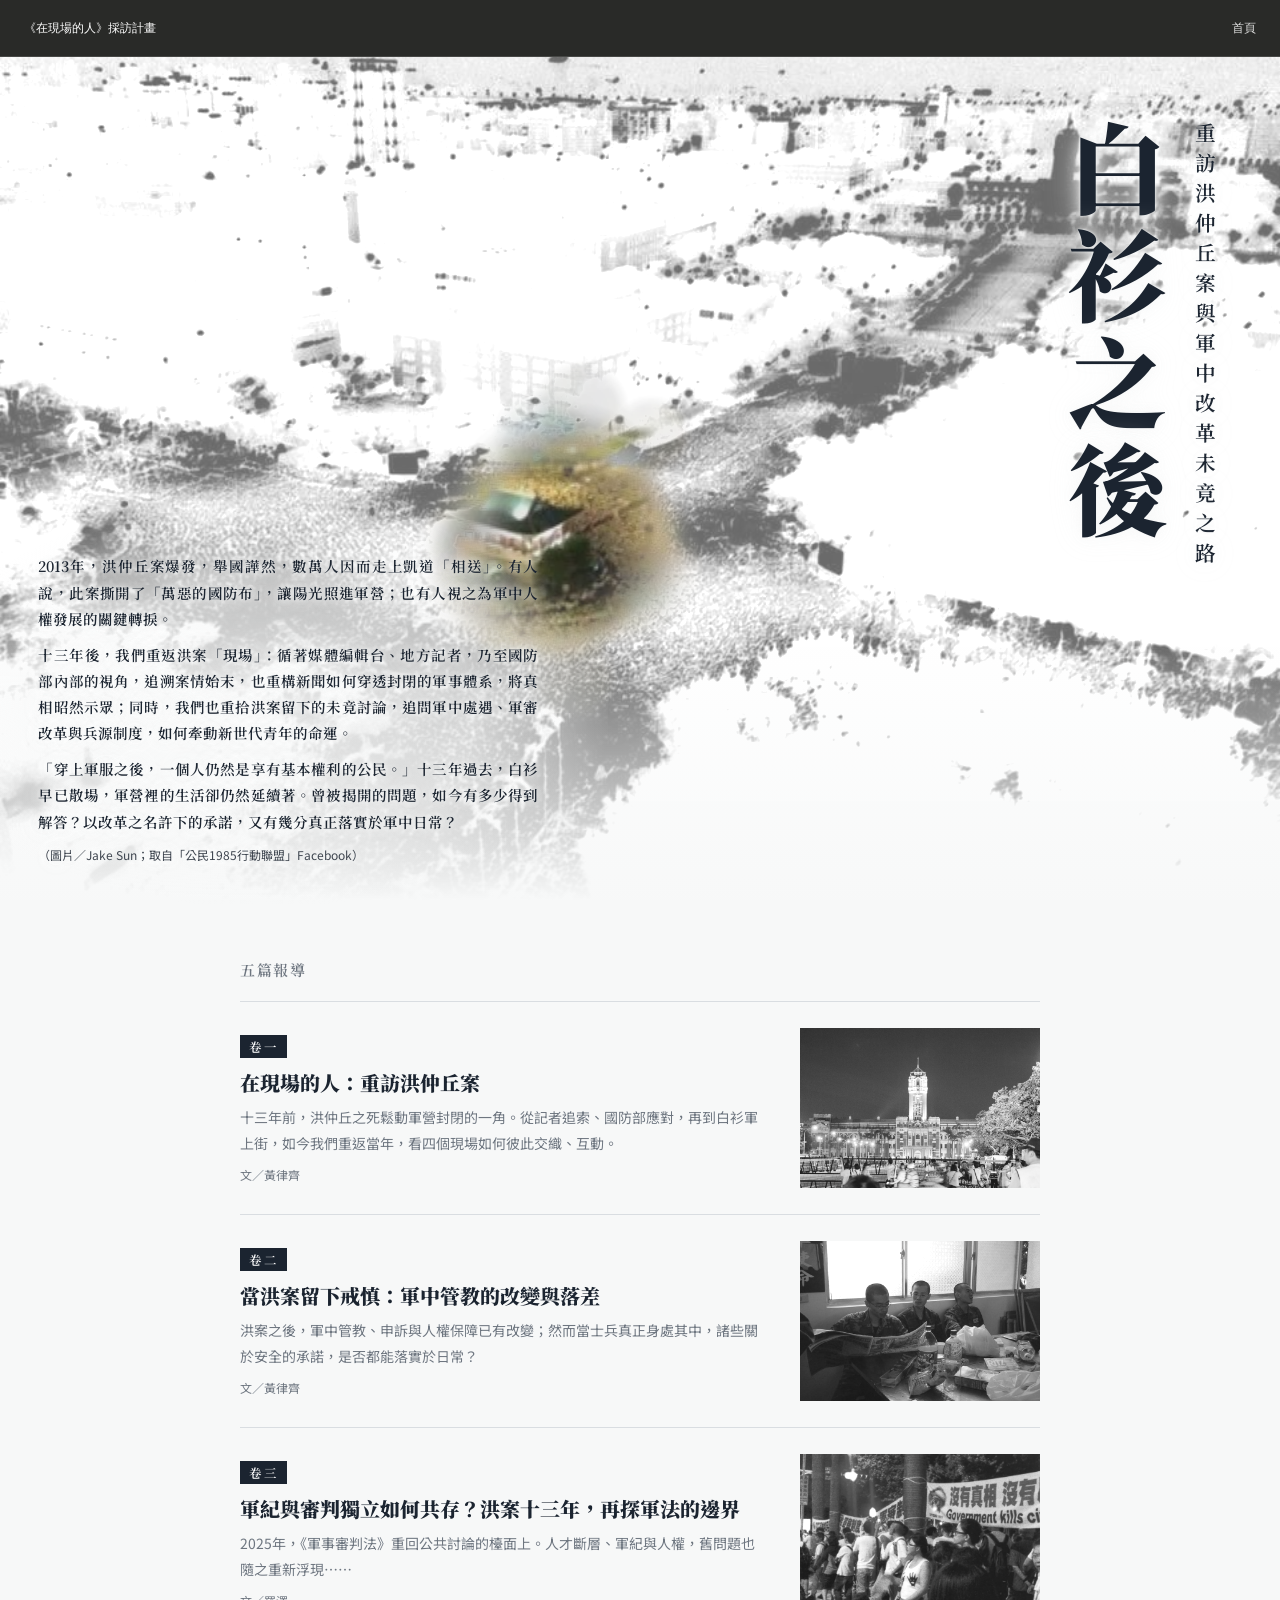
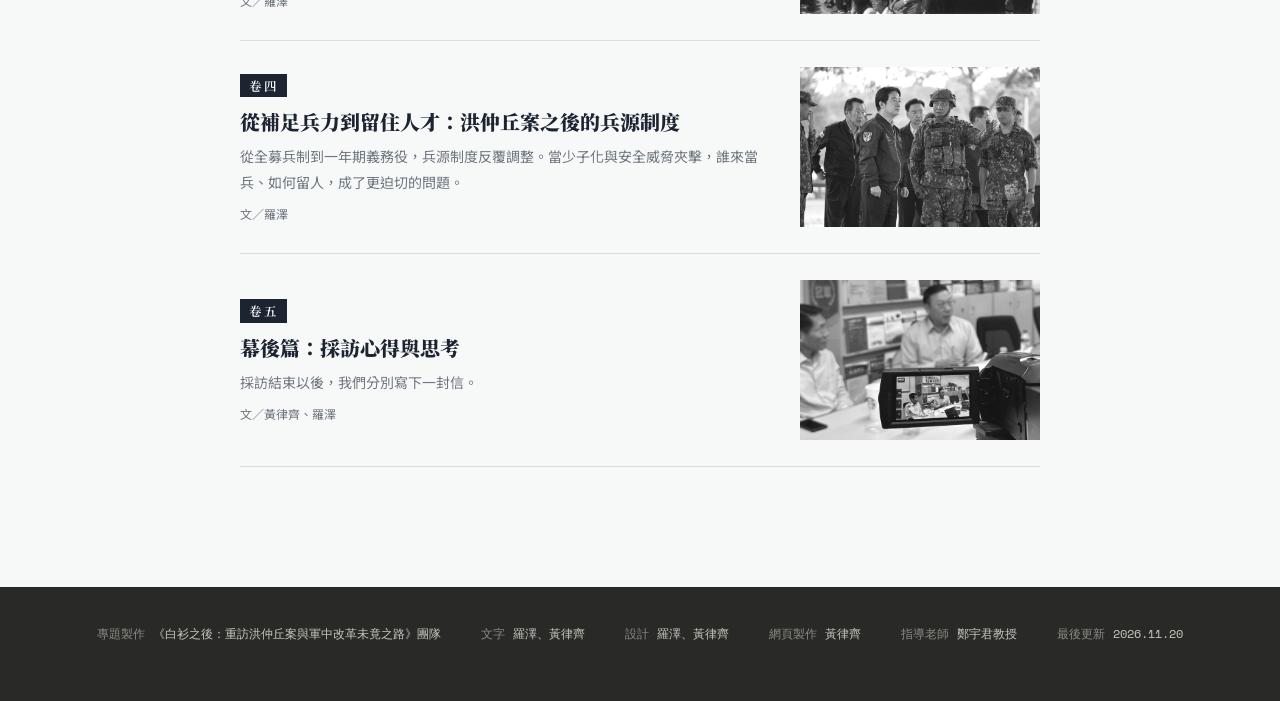
<file: index.html>
<!DOCTYPE html>
<html lang="zh-Hant">
<head>
<meta charset="UTF-8">
<meta name="viewport" content="width=device-width, initial-scale=1, viewport-fit=cover">
<title>白衫之後：重訪洪仲丘案與軍中改革未竟之路｜深度專題</title>
<link rel="preconnect" href="https://fonts.googleapis.com">
<link rel="preconnect" href="https://fonts.gstatic.com" crossorigin>
<link href="https://fonts.googleapis.com/css2?family=Noto+Serif+TC:wght@400;600;700;900&family=Noto+Sans+TC:wght@400;500;700&family=Space+Mono:wght@400;700&family=Zen+Maru+Gothic:wght@300;400;500;700;900&family=Zen+Kaku+Gothic+New:wght@300;400;500&family=M+PLUS+Rounded+1c:wght@300;400;500;700&display=swap" rel="stylesheet">
<link rel="stylesheet" href="styles.css?v=20261120-3">
</head>
<body>

<header class="site-header">
  <div class="mark"><b>《在現場的人》採訪計畫</b></div>
  <div class="issue" id="location-tag">首頁</div>
</header>

<aside class="side-toc" id="side-toc" hidden>
  <div class="side-toc-title">目錄</div>
  <ul class="side-toc-list" id="side-toc-list"></ul>
</aside>

<main>

  <!-- ============ LAYER 1 ============ -->
  <section id="view-home" class="view active">

    <!-- 首圖：凱道空拍照洗成過曝的白；滑鼠所在處如暈染般還原成當晚的彩色夜景 -->
    <section class="wh-hero">
      <div class="wh-photo" id="wh-photo">
        <img class="wh-wash" src="assets/image-002.jpg" alt="2013年8月3日夜間，凱達格蘭大道上聚集大批身穿白衣的群眾（空拍）" fetchpriority="high" decoding="async">
        <canvas class="wh-lit" id="wh-lit" aria-hidden="true"></canvas>
      </div>
      <div class="wh-title">
        <h1 class="wh-stack" aria-label="白衫之後：重訪洪仲丘案與軍中改革未竟之路"><span>白</span><span>衫</span><span>之</span><span>後</span></h1>
        <p class="wh-stack wh-sub" aria-hidden="true"><span>重</span><span>訪</span><span>洪</span><span>仲</span><span>丘</span><span>案</span><span>與</span><span>軍</span><span>中</span><span>改</span><span>革</span><span>未</span><span>竟</span><span>之</span><span>路</span></p>
      </div>
      <div class="wh-note">
        <p>2013年，洪仲丘案爆發，舉國譁然，數萬人因而走上凱道「相送」。有人說，此案撕開了「萬惡的國防布」，讓陽光照進軍營；也有人視之為軍中人權發展的關鍵轉捩。</p>
        <p>十三年後，我們重返洪案「現場」：循著媒體編輯台、地方記者，乃至國防部內部的視角，追溯案情始末，也重構新聞如何穿透封閉的軍事體系，將真相昭然示眾；同時，我們也重拾洪案留下的未竟討論，追問軍中處遇、軍審改革與兵源制度，如何牽動新世代青年的命運。</p>
        <p>「穿上軍服之後，一個人仍然是享有基本權利的公民。」十三年過去，白衫早已散場，軍營裡的生活卻仍然延續著。曾被揭開的問題，如今有多少得到解答？以改革之名許下的承諾，又有幾分真正落實於軍中日常？</p><p class="wh-credit">（圖片／Jake Sun；取自「公民1985行動聯盟」Facebook）</p></div>
    </section>


    <section class="wh-vols" aria-label="本專題五篇報導">
      <h2>五篇報導</h2>
      <div id="card-grid">
        <button class="home-vol" type="button" data-id="1"><span class="wh-vol-tx"><span class="wh-vol-label">卷一</span><span class="wh-vol-title">在現場的人：重訪洪仲丘案</span><span class="wh-vol-teaser">十三年前，洪仲丘之死鬆動軍營封閉的一角。從記者追索、國防部應對，再到白衫軍上街，如今我們重返當年，看四個現場如何彼此交織、互動。</span><span class="wh-vol-by">文／黃律齊</span></span><span class="wh-vol-img"><img src="assets/image-031.jpg" alt="" loading="lazy" decoding="async"></span></button>
        <button class="home-vol" type="button" data-id="2"><span class="wh-vol-tx"><span class="wh-vol-label">卷二</span><span class="wh-vol-title">當洪案留下戒慎：軍中管教的改變與落差</span><span class="wh-vol-teaser">洪案之後，軍中管教、申訴與人權保障已有改變；然而當士兵真正身處其中，諸些關於安全的承諾，是否都能落實於日常？</span><span class="wh-vol-by">文／黃律齊</span></span><span class="wh-vol-img"><img src="assets/image-040.jpg" alt="" loading="lazy" decoding="async"></span></button>
        <button class="home-vol" type="button" data-id="3"><span class="wh-vol-tx"><span class="wh-vol-label">卷三</span><span class="wh-vol-title">軍紀與審判獨立如何共存？洪案十三年，再探軍法的邊界</span><span class="wh-vol-teaser">2025年，《軍事審判法》重回公共討論的檯面上。人才斷層、軍紀與人權，舊問題也隨之重新浮現……</span><span class="wh-vol-by">文／羅澤</span></span><span class="wh-vol-img"><img src="assets/image-046.jpg" alt="" loading="lazy" decoding="async"></span></button>
        <button class="home-vol" type="button" data-id="4"><span class="wh-vol-tx"><span class="wh-vol-label">卷四</span><span class="wh-vol-title">從補足兵力到留住人才：洪仲丘案之後的兵源制度</span><span class="wh-vol-teaser">從全募兵制到一年期義務役，兵源制度反覆調整。當少子化與安全威脅夾擊，誰來當兵、如何留人，成了更迫切的問題。</span><span class="wh-vol-by">文／羅澤</span></span><span class="wh-vol-img"><img src="assets/image-051.jpg" alt="" loading="lazy" decoding="async"></span></button>
        <button class="home-vol" type="button" data-id="5"><span class="wh-vol-tx"><span class="wh-vol-label">卷五</span><span class="wh-vol-title">幕後篇：採訪心得與思考</span><span class="wh-vol-teaser">採訪結束以後，我們分別寫下一封信。</span><span class="wh-vol-by">文／黃律齊、羅澤</span></span><span class="wh-vol-img"><img src="assets/image-055.jpg" alt="" loading="lazy" decoding="async"></span></button>
      </div>
    </section>

    <footer class="wh-credits">
      <div><span>專題製作</span>《白衫之後：重訪洪仲丘案與軍中改革未竟之路》團隊</div>
      <div><span>文字</span>羅澤、黃律齊</div>
      <div><span>設計</span>羅澤、黃律齊</div>
      <div><span>網頁製作</span>黃律齊</div>
      <div><span>指導老師</span>鄭宇君教授</div>
      <div><span>最後更新</span>2026.11.20</div>
    </footer>

  </section>

  <!-- ============ 資訊卡：內文名詞點擊展開的補充說明面板 ============ -->
  <div class="info-card-backdrop" id="info-card-backdrop"></div>
  <aside class="info-card-panel" id="info-card-panel" role="dialog" aria-modal="true" aria-labelledby="info-card-title" hidden>
    <button class="info-card-close" type="button" id="info-card-close" aria-label="關閉">×</button>
    <p class="info-card-eyebrow">資訊卡</p>
    <h4 class="info-card-title" id="info-card-title"></h4>
    <div class="info-card-body" id="info-card-body"></div>
  </aside>

  <!-- ============ 卷一過場：捲動式影片，播畢後浮現「重訪現場」按鈕 ============ -->
  <section id="view-video-gate" class="view">
    <div class="video-gate-inner">

      <!-- 捲動式影片：禁閉室開門 -->
      <div class="video-scrolly" id="video-scrolly">
        <div class="video-scrolly-sticky">
          <video id="scrolly-video" muted playsinline preload="none"
            data-src="https://lab-storytelling-storage.twreporter.org/files/detention-room-door-final-qlu2CyMHUskd.mov"></video>
          <div class="video-scrolly-hint">往下捲動 ↓</div>

          <div class="revisit-cta-wrap" id="revisit-cta-wrap">
            <button class="revisit-btn" id="btn-revisit-scene"><span class="gate-btn-label">重訪現場</span><span class="gate-btn-arrow" aria-hidden="true">→</span></button>
          </div>
        </div>
      </div>

    </div>
  </section>



  <!-- ============ MDM 過場：模擬役男進入營區切換手機模式 ============ -->
  <section id="view-mdm" class="view">
    <div class="mdm-screen" id="mdm-screen" data-state="unlocked">
      <div class="mdm-topbar">
        <span class="mdm-menu">☰</span>
        <span>國軍 MDM V6.01</span>
        <span class="mdm-ios">iOS 16.6</span>
      </div>

      <div class="mdm-banner" id="mdm-banner">
        <span id="mdm-banner-text">您的相機尚未恢復，請點選</span><br>
        <span class="mdm-banner-cta" id="mdm-banner-cta">拯救我的相機</span>
      </div>

      <div class="mdm-status" id="mdm-status">未上鎖</div>
      <div class="mdm-time" id="mdm-time">--/-- --:--:--</div>

      <button class="mdm-btn mdm-btn-lock" id="mdm-lock-btn">
        <span class="dot dot-green"></span>上鎖：進入管制模式
      </button>
      <button class="mdm-btn mdm-btn-unlock" id="mdm-unlock-btn" disabled>
        <span class="dot dot-red"></span>解鎖：離開管制模式
      </button>

      <div class="mdm-emblem" id="mdm-emblem" aria-hidden="true">
        <svg viewBox="0 0 100 110" width="100%" height="100%">
          <path d="M50 4 L92 18 V52 C92 80 74 98 50 106 C26 98 8 80 8 52 V18 Z"
                fill="#c7cdd3" stroke="#5b6672" stroke-width="3"/>
          <path d="M50 4 L92 18 V52 C92 80 74 98 50 106 Z" fill="#9aa4ad" opacity="0.55"/>
          <circle cx="50" cy="46" r="16" fill="#5b6672"/>
          <path d="M50 30 L54 42 L67 42 L56 50 L60 62 L50 54 L40 62 L44 50 L33 42 L46 42 Z" fill="#e8e3d3"/>
        </svg>
      </div>

      <div class="mdm-label" id="mdm-label" hidden>
        <div class="mdm-label-title">◈ 國軍營內民用通信 ◈</div>
        <div class="mdm-label-sub">資訊器材管制標籤</div>
      </div>

      <div class="mdm-footer">
        設定檔：V3.11 (06/19 14:55:37)
        <span class="mdm-copy">仿冒必究</span>
      </div>

      <button class="mdm-continue" id="mdm-continue" hidden>進入營區，繼續閱讀 →</button>
    </div>
  </section>

  <!-- ============ LAYER 2 ============ -->
    <!-- ============ 卷四過場：退伍令蓋章 ============ -->
  <section id="view-discharge-gate" class="view">
    <div class="discharge-gate-inner">
      <div class="discharge-doc" id="discharge-doc">
        <img class="discharge-doc-img" src="assets/image-003.jpg" alt="退伍令" loading="lazy" decoding="async">
        <div class="discharge-seal-wrap">
          <div class="discharge-seal-box" id="discharge-seal-box">
            <div class="discharge-seal" id="discharge-seal">
              <svg viewBox="0 0 200 200" role="img" aria-label="國防部退伍核定印">
                <defs>
                  <!-- 印泥質感：不均勻的濃淡與細小斑點 -->
                  <filter id="seal-ink" x="-5%" y="-5%" width="110%" height="110%">
                    <feTurbulence type="fractalNoise" baseFrequency="0.9" numOctaves="2" seed="7" result="grain"/>
                    <feColorMatrix in="grain" type="matrix" values="0 0 0 0 0  0 0 0 0 0  0 0 0 0 0  0 0 0 -1.3 1.5" result="mask"/>
                    <feComposite in="SourceGraphic" in2="mask" operator="in" result="speckled"/>
                    <feTurbulence type="fractalNoise" baseFrequency="0.035" numOctaves="2" seed="3" result="warp"/>
                    <feDisplacementMap in="speckled" in2="warp" scale="2.2" xChannelSelector="R" yChannelSelector="G"/>
                  </filter>
                  <path id="seal-arc-top" d="M 36,100 A 64,64 0 0 1 164,100"/>
                  <path id="seal-arc-bottom" d="M 30,100 A 70,70 0 0 0 170,100"/>
                </defs>
                <g filter="url(#seal-ink)" fill="#B81D1A" stroke="#B81D1A">
                  <circle cx="100" cy="100" r="94" fill="none" stroke-width="5"/>
                  <circle cx="100" cy="100" r="87" fill="none" stroke-width="1.4"/>
                  <circle cx="100" cy="100" r="52" fill="none" stroke-width="1.6"/>
                  <text font-family="'Noto Serif TC', 'Songti TC', serif" font-weight="900" font-size="19" letter-spacing="3" stroke="none" text-anchor="middle">
                    <textPath href="#seal-arc-top" startOffset="50%">中華民國國防部</textPath>
                  </text>
                  <text font-family="'Noto Serif TC', 'Songti TC', serif" font-weight="900" font-size="15" letter-spacing="6" stroke="none" text-anchor="middle" dominant-baseline="hanging">
                    <textPath href="#seal-arc-bottom" startOffset="50%">退伍核定</textPath>
                  </text>
                  <!-- 兩側分隔星 -->
                  <polygon points="22.0,100 24.6,103.3 28.8,103 26.4,106.5 28,110.3 24,109 20.6,111.5 20.7,107.3 17.4,104.8 21.4,103.6" stroke="none" transform="translate(-4,-6)"/>
                  <polygon points="178.0,100 180.6,103.3 184.8,103 182.4,106.5 184,110.3 180,109 176.6,111.5 176.7,107.3 173.4,104.8 177.4,103.6" stroke="none" transform="translate(4,-6)"/>
                  <!-- 中央：徽章、核准、日期 -->
                  <polygon points="100,56 102.6,62.4 109.5,62.9 104.2,67.3 105.9,74 100,70.3 94.1,74 95.8,67.3 90.5,62.9 97.4,62.4" stroke="none"/>
                  <text x="100" y="106" font-family="'Noto Serif TC', 'Songti TC', serif" font-weight="900" font-size="30" letter-spacing="2" stroke="none" text-anchor="middle">核准</text>
                  <line x1="70" y1="117" x2="130" y2="117" stroke-width="1.2"/>
                  <text x="100" y="133" font-family="'Space Mono', 'Courier New', monospace" font-weight="700" font-size="12.5" letter-spacing="1" stroke="none" text-anchor="middle">115.09.30</text>
                </g>
              </svg>
            </div>
          </div>
        </div>
      </div>
      <div class="discharge-cta-wrap" id="discharge-cta-wrap">
        <button class="discharge-continue" id="btn-discharge-continue"><span class="gate-btn-label">進入報導</span><span class="gate-btn-arrow" aria-hidden="true">→</span></button>
      </div>
    </div>
  </section>

  <section id="view-article" class="view">
    <div class="article-reading-shell">
      <div class="article-head">
        <span class="vol" id="art-vol"></span>
        <h1 id="art-title"></h1>
        <div class="meta">
          <span id="art-date">2026.09.30</span>
          <span id="art-author">文字｜〔記者姓名〕</span>
          <span id="art-interview" hidden>採訪｜〔記者姓名〕</span>
        </div>
      </div>
      <div class="article-body" id="art-body"></div>

      <div class="divider">全篇完</div>
    </div>

    <div class="next-choice">
      <h3>繼續閱讀</h3>
      <div class="end-choice-grid" id="mini-grid"></div>
    </div>
  </section>

  <section id="view-letters" class="view" aria-label="卷五幕後篇"></section>

  <!-- ============ LAYER 3 ============ -->
  </main>

<script src="app.js?v=20261121-1" defer></script>

</body>
</html>
</file>
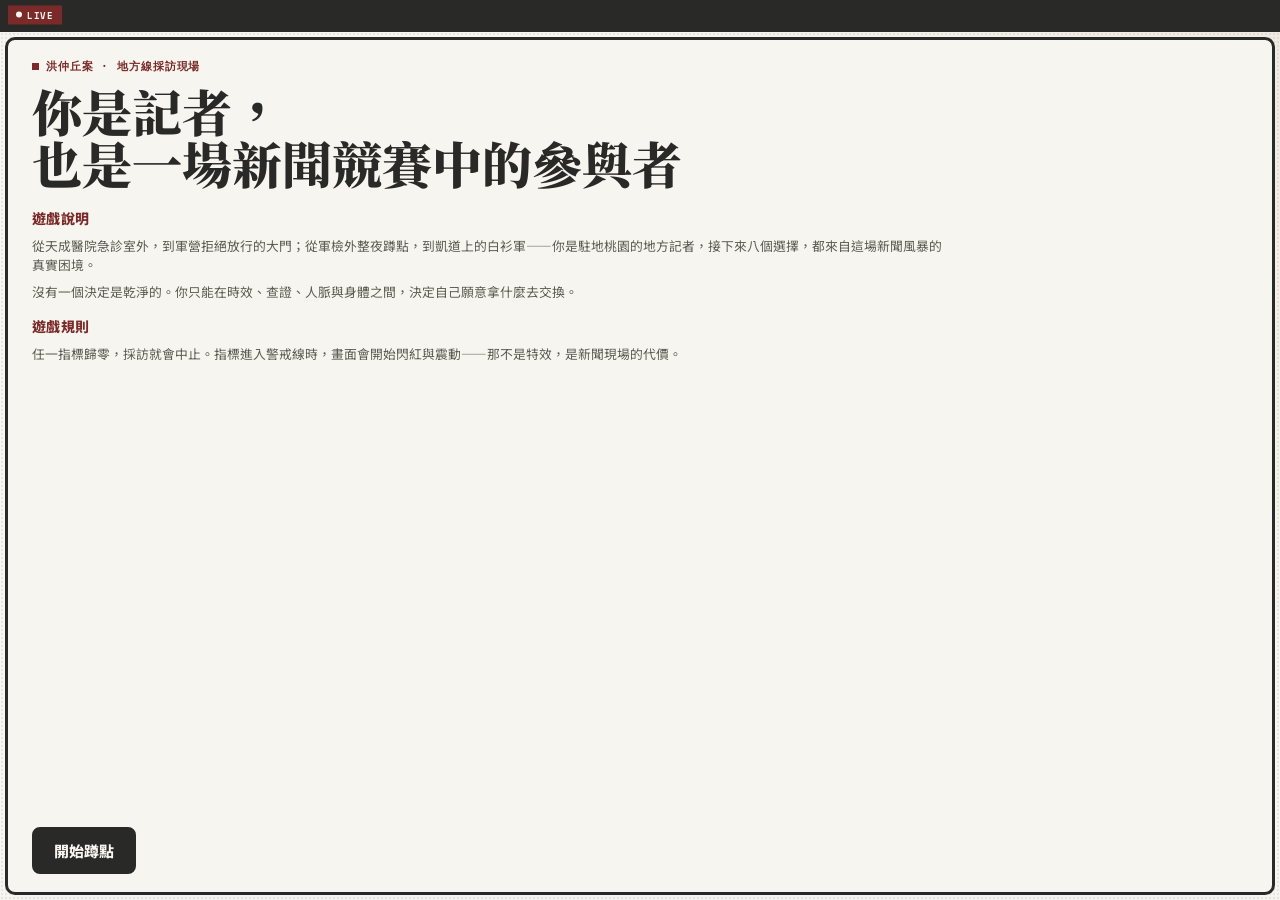
<file: assets/interactive-001.html>
<!DOCTYPE html>
<html lang="zh-Hant">
<head>
<meta charset="UTF-8">
<meta name="viewport" content="width=device-width, initial-scale=1.0">
<title>洪案現場：記者模擬器</title>
<style>
@import url('https://fonts.googleapis.com/css2?family=Noto+Sans+TC:wght@400;500;700;900&family=Noto+Serif+TC:wght@600;700;900&family=Space+Mono:wght@400;700&display=swap');

:root{
  --paper:#F7F5EF;
  --paper2:#EDEAE0;
  --paper3:#E8E3D3;
  --ink:#292A28;
  --ink-soft:#5b5c53;
  --ink-faint:#a6a092;
  --line:#292A28;
  --line-soft:rgba(41,42,40,.24);
  --brick:#7A2A28;
  --brick-soft:#a65248;
  --brass:#A9803F;
  --mustard:#E9DDB8;
  --olive:#4B5240;
  --ink-blue:#2f4f66;
  --cred:#2f4f66;
  --speed:#A9803F;
  --acc:#7A2A28;
  --stam:#4B5240;
  --good:#4B5240;
  --font-display:'Noto Serif TC', serif;
  --font-body:'Noto Sans TC', sans-serif;
  --font-mono:'Space Mono', monospace;
}
*{box-sizing:border-box;}
html,body{margin:0;padding:0;width:100%;height:100%;}
body{
  font-family:var(--font-body);
  color:var(--ink);
  background:
    radial-gradient(circle at top right, rgba(122,42,40,.06), transparent 40%),
    var(--paper);
  overflow:hidden;
  display:flex;
  flex-direction:column;
}
body::before{
  content:""; position:fixed; inset:0; pointer-events:none; opacity:.55; z-index:0;
  background-image:radial-gradient(rgba(41,42,40,.14) .7px, transparent .9px);
  background-size:4px 4px;
}
@media (prefers-reduced-motion: reduce){
  *{animation-duration:0.001ms !important; animation-iteration-count:1 !important; transition-duration:0.001ms !important;}
}
#alarmOverlay{position:fixed;inset:0;pointer-events:none;z-index:80;box-shadow: inset 0 0 0 0 rgba(122,42,40,0);}
#alarmOverlay.critical{animation: alarmPulse 1.2s ease-in-out infinite;}
@keyframes alarmPulse{0%,100%{box-shadow: inset 0 0 36px 7px rgba(122,42,40,.18);}50%{box-shadow: inset 0 0 92px 20px rgba(122,42,40,.32);}}
#alarmOverlay.flash{animation: alarmFlash .45s ease-out 2;}
@keyframes alarmFlash{0%{background:rgba(122,42,40,0);}35%{background:rgba(122,42,40,.18);}100%{background:rgba(122,42,40,0);}}
#app.shake{animation: shakeAnim .4s ease;}
@keyframes shakeAnim{0%,100%{transform:translate(0,0);}20%{transform:translate(-4px,2px);}40%{transform:translate(4px,-2px);}60%{transform:translate(-3px,2px);}80%{transform:translate(3px,-2px);}}

.ticker-bar{
  flex:0 0 auto; height:32px; background:var(--ink); border-bottom:3px solid var(--ink); position:relative; z-index:2; overflow:hidden;
}
.ticker-live{
  position:absolute; left:8px; top:50%; transform:translateY(-50%); z-index:4;
  display:inline-flex; align-items:center; gap:5px; font-family:var(--font-mono);
  font-size:9px; font-weight:700; letter-spacing:.08em; background:var(--brick); color:var(--paper); padding:3px 8px;
}
.ticker-live::before{content:""; width:6px; height:6px; border-radius:50%; background:var(--paper);}
.ticker-window{position:absolute; left:92px; right:16px; top:0; bottom:0; overflow:hidden; display:flex; align-items:center;}
.ticker-track{display:inline-block; white-space:nowrap; width:max-content; max-width:none; font-family:var(--font-mono); font-size:9px; color:var(--paper3); letter-spacing:.02em; padding-left:100%; animation:ticker 34s linear infinite; line-height:1;}
@keyframes ticker{from{transform:translateX(0);}to{transform:translateX(-100%);}}
.ticker-track b{color:var(--mustard);}

#app{flex:1;min-height:0;display:flex;flex-direction:column;position:relative;z-index:1;}
.screen{display:none;flex:1;min-height:0;overflow:hidden;padding:5px;}
.screen.active{display:flex;align-items:flex-start;justify-content:flex-start;}
.screen-fit{width:100%;transform-origin:top center;}
.shell{display:flex;flex-direction:column;gap:6px;}

.topbar{
  display:grid; grid-template-columns:auto 1fr auto; align-items:center; gap:10px;
  padding:7px 10px; background:var(--paper); border:3px solid var(--ink);
}
.topbar.compact-head{grid-template-columns:auto 1fr;}
.topbar.compact-head .brand-title{font-size:18px;}
.topbar.compact-head .brand-sub{font-size:9px; letter-spacing:.11em;}
.brand-badge{background:var(--brick);color:var(--paper);font-family:var(--font-mono);font-size:9px;font-weight:700;letter-spacing:.08em;padding:4px 7px;text-transform:uppercase;}
.brand-block{display:flex;flex-direction:column;gap:1px;min-width:0;}
.brand-title{font-family:var(--font-display);font-size:16px;font-weight:700;line-height:1.05;}
.brand-sub{font-family:var(--font-mono);font-size:8.5px;color:var(--ink-soft);letter-spacing:.1em;text-transform:uppercase;}
.top-meta{display:flex;gap:6px;flex-wrap:wrap;justify-content:flex-end;}
.chip{border:2px solid var(--ink);font-family:var(--font-mono);font-size:8.5px;color:var(--ink);padding:3px 6px;letter-spacing:.08em;text-transform:uppercase;background:var(--paper);border-radius:5px;}
.chip.hot{color:var(--paper);border-color:var(--brick);background:var(--brick);}

.panel{background:var(--paper); border:3px solid var(--ink); position:relative; border-radius:10px;}

/* title */
.hero-grid,.end-grid{display:grid;grid-template-columns:1.15fr .85fr;gap:6px;}
.hero-main,.hero-side,.end-main,.end-side{padding:12px;position:relative;overflow:hidden;}
.hero-main::before,.end-main::before{content:"特別報導";position:absolute;right:10px;top:8px;font-family:var(--font-mono);font-size:8px;color:rgba(41,42,40,.14);letter-spacing:.16em;}
.kicker{display:inline-flex;align-items:center;gap:7px;font-family:var(--font-mono);font-size:9px;font-weight:700;letter-spacing:.08em;color:var(--brick);text-transform:uppercase;margin-bottom:7px;}
.kicker::before{content:"";width:7px;height:7px;background:var(--brick);}
h1{margin:0 0 9px;font-family:var(--font-display);font-size:clamp(26px,4.5vw,38px);font-weight:900;line-height:1.08;}
.dek{margin:0 0 8px;font-size:12px;line-height:1.58;color:var(--ink-soft);}
.byline{display:flex;gap:12px;flex-wrap:wrap;margin-top:8px;padding-top:8px;border-top:1px dashed var(--line-soft);font-family:var(--font-mono);font-size:9px;color:var(--ink-faint);}
.side-title{margin:0 0 8px;font-family:var(--font-mono);font-size:9px;color:var(--brick);letter-spacing:.12em;text-transform:uppercase;}
.rules{display:grid;gap:7px;}
.rule{display:grid;grid-template-columns:22px 1fr;gap:7px;align-items:start;padding-top:7px;border-top:1px dashed var(--line-soft);}
.rule:first-child{padding-top:0;border-top:none;}
.rule-num{width:22px;height:22px;display:flex;align-items:center;justify-content:center;background:var(--mustard);border:2px solid var(--ink);font-family:var(--font-mono);font-size:9px;color:var(--ink);font-weight:700;border-radius:6px;}
.rule-body b{display:block;font-size:11px;margin-bottom:2px;}
.rule-body span{font-size:10px;color:var(--ink-soft);line-height:1.38;}
.cta{font-family:var(--font-body);font-weight:800;font-size:12px;background:var(--ink);color:var(--paper);border:2px solid var(--ink);padding:10px 16px;cursor:pointer;margin-top:10px;border-radius:8px;transition:background .15s ease,color .15s ease,transform .12s ease;}
.cta:hover{background:var(--brick);border-color:var(--brick);transform:translate(-1px,-1px);}
.side-note{margin-top:8px;font-size:9.8px;color:var(--ink-faint);line-height:1.42;}

/* game layout */
.game-shell{height:100%;}
.dashboard{display:grid;grid-template-rows:auto 1fr auto;gap:6px;flex:1;min-height:0;}
.stat-strip{padding:7px 12px;display:grid;grid-template-columns:1fr;gap:4px;align-items:stretch;}
.stat-strip-title{display:none;}
.stat-kicker{font-family:var(--font-mono);font-size:8.5px;color:var(--brick);letter-spacing:.14em;text-transform:uppercase;}
.stat-headline{font-family:var(--font-display);font-size:16px;line-height:1.05;}
.stats-grid{display:grid;grid-template-columns:repeat(2,minmax(0,1fr));gap:6px 18px;}
.stat-card{display:grid;grid-template-columns:78px 1fr 28px;gap:8px;align-items:center;min-width:0;padding:0;}
.stat-name{min-width:0;}
.stat-name b{display:block;font-size:11px;line-height:1.1;white-space:nowrap;overflow:hidden;text-overflow:ellipsis;font-family:var(--font-mono);letter-spacing:.02em;}
.stat-name span{display:none;}
.stat-track{height:8px;background:var(--paper2);position:relative;min-width:0;border:2px solid var(--ink);border-radius:4px;overflow:hidden;
  background-image:repeating-linear-gradient(90deg, transparent 0 9%, rgba(41,42,40,.28) 9% 10%);
}
.stat-fill{position:absolute;left:0;top:0;bottom:0;width:100%;transition:width .5s cubic-bezier(.4,0,.2,1), background .3s;}
.stat-value{font-family:var(--font-mono);font-size:10px;color:var(--ink);min-width:28px;text-align:right;font-weight:700;}
#fill-c{background:var(--cred);} #fill-s{background:var(--speed);} #fill-a{background:var(--acc);} #fill-st{background:var(--stam);}
.stat-card.warning .stat-name b{color:var(--brick);} .stat-card.dead .stat-fill{opacity:.18;}

.workspace{display:grid;grid-template-columns:1fr 1fr;gap:8px;min-height:0;}
.story-card,.decision-card{padding:12px;display:flex;flex-direction:column;min-height:0;}
.story-card{justify-content:flex-start;}
.story-top{display:flex;align-items:center;gap:8px;margin-bottom:8px;flex-wrap:wrap;}
.story-tag{background:var(--brick);color:var(--paper);font-family:var(--font-mono);font-size:8.5px;font-weight:700;letter-spacing:.08em;padding:3px 6px;text-transform:uppercase;}
.story-meta{font-family:var(--font-mono);font-size:8.5px;color:var(--ink-faint);letter-spacing:.06em;min-width:0;}
#roundTitle{font-family:var(--font-display);font-size:clamp(22px,3.2vw,28px);font-weight:700;line-height:1.14;margin:0 0 10px;}
#roundText{font-size:12.8px;line-height:1.68;color:var(--ink-soft);margin:0;white-space:pre-line;}
.story-foot{margin-top:auto;padding-top:8px;border-top:1px dashed var(--line-soft);font-family:var(--font-mono);font-size:8.5px;color:var(--ink-faint);letter-spacing:.06em;display:flex;justify-content:space-between;gap:8px;}
.decision-head{display:flex;justify-content:flex-start;gap:8px;align-items:center;margin-bottom:12px;}
.decision-title{font-family:var(--font-body);font-size:14px;font-weight:800;color:var(--brick);letter-spacing:.02em;}
.decision-note{display:none;}
.choices{display:flex;flex-direction:column;gap:8px;justify-content:center;flex:1;}
.choice-btn{position:relative;text-align:left;background:var(--paper);border:2px solid var(--ink);color:var(--ink);font-family:var(--font-body);font-size:12px;line-height:1.42;padding:12px 12px 12px 40px;cursor:pointer;transition:border-color .15s, transform .1s, background .15s;border-radius:8px;}
.choice-btn::before{content:attr(data-label);position:absolute;left:10px;top:11px;width:18px;height:18px;display:flex;align-items:center;justify-content:center;border:2px solid var(--ink);background:var(--mustard);color:var(--ink);font-family:var(--font-mono);font-size:8.5px;font-weight:700;border-radius:5px;}
.choice-btn:hover{border-color:var(--brick);background:var(--paper2);transform:translate(-2px,-2px);}
.choice-btn:active{transform:scale(.995);} .choice-btn:focus-visible{outline:3px solid var(--ink-blue);outline-offset:1px;} .choice-btn:disabled{opacity:.46;cursor:default;}
.response-bar{display:grid;grid-template-columns:1fr auto;gap:10px;align-items:center;padding:10px 12px;min-height:78px;}
.feedback{display:none;margin:0;color:var(--ink);font-size:11.2px;line-height:1.58;}
.feedback.show{display:block;}
.feedback-label{display:block;font-family:var(--font-body);font-size:14px;font-weight:800;color:var(--brick);letter-spacing:.02em;margin-bottom:6px;}
.next-btn{font-family:var(--font-body);font-weight:700;font-size:11px;background:var(--ink);color:var(--paper);border:2px solid var(--ink);padding:10px 14px;cursor:pointer;display:none;white-space:nowrap;border-radius:8px;}
.next-btn.show{display:inline-block;}
.next-btn:hover{background:var(--brick);border-color:var(--brick);}

/* end */
.end-kicker{font-family:var(--font-mono);font-size:9px;color:var(--brick);letter-spacing:.12em;text-transform:uppercase;margin-bottom:7px;}
#end-title{font-family:var(--font-display);font-size:clamp(24px,4vw,31px);font-weight:900;line-height:1.08;margin:0 0 9px;}
#end-text{font-size:12px;line-height:1.62;color:var(--ink-soft);margin:0;}
.stat-recap{display:grid;grid-template-columns:repeat(2,1fr);gap:6px;margin-bottom:8px;}
.stat-recap div{background:var(--paper2);border:2px solid var(--ink);padding:8px;font-family:var(--font-mono);font-size:10.5px;border-radius:6px;}
.stat-recap div span{display:block;font-size:8px;color:var(--ink-faint);letter-spacing:.08em;text-transform:uppercase;margin-bottom:3px;}
#epilogue{padding:10px 11px;background:var(--mustard);border-left:4px solid var(--brick);font-size:10.5px;line-height:1.52;color:var(--ink);}
#epilogue b{color:var(--brick);}

.no-signal{display:none;}

.intro-panel{max-width:100%;height:100%;padding:18px 24px;display:flex;flex-direction:column;justify-content:flex-start;overflow:hidden;}
#title-screen .shell{height:100%;}
#title-screen .kicker{margin-bottom:10px;font-size:11px;}
#title-screen h1{margin:0 0 14px;font-size:clamp(28px,4.6vw,50px);line-height:1.04;max-width:760px;}
#title-screen .dek{max-width:920px;font-size:12.8px;line-height:1.5;margin:0 0 8px;}
.intro-label{font-family:var(--font-body);font-size:14px;font-weight:800;color:var(--brick);letter-spacing:.02em;margin:6px 0 8px;}
.intro-rule{max-width:920px;font-size:12.8px;line-height:1.5;color:var(--ink-soft);margin:0;}
.intro-actions{display:flex;flex-direction:column;align-items:flex-start;gap:10px;margin-top:auto;padding-top:14px;}
.intro-actions .cta{margin-top:0;font-size:15px;padding:11px 20px;}
@media (max-width:580px){
  .hero-grid,.end-grid,.workspace{grid-template-columns:1fr;}
  .stats-grid{grid-template-columns:1fr 1fr;}
  .response-bar{grid-template-columns:1fr;align-items:start;}
  .intro-panel{padding:16px 14px;height:100%;}
  #title-screen h1{font-size:clamp(28px,8.2vw,40px);}
  #title-screen .dek{font-size:12.6px;line-height:1.5;}
  .intro-label{font-size:13px;}
  .intro-rule{font-size:12.6px;line-height:1.5;}
  .intro-actions{gap:10px;}
  .intro-actions .cta{font-size:14px;padding:10px 16px;}
}

</style>
</head>
<body>
<div id="alarmOverlay"></div>
<div class="ticker-bar"><span class="ticker-live">LIVE</span><div class="ticker-window"><div class="ticker-track" id="tickerTrack"></div></div></div>
<div id="app">
  <section id="title-screen" class="screen active">
    <div class="screen-fit shell">
      <div class="panel intro-panel">
        <div class="kicker">洪仲丘案 · 地方線採訪現場</div>
        <h1>你是記者，<br>也是一場新聞競賽中的參與者</h1>
        <div class="intro-label">遊戲說明</div>
        <p class="dek">從天成醫院急診室外，到軍營拒絕放行的大門；從軍檢外整夜蹲點，到凱道上的白衫軍——你是駐地桃園的地方記者，接下來八個選擇，都來自這場新聞風暴的真實困境。</p>
        <p class="dek">沒有一個決定是乾淨的。你只能在時效、查證、人脈與身體之間，決定自己願意拿什麼去交換。</p>
        <div class="intro-label">遊戲規則</div>
        <p class="intro-rule">任一指標歸零，採訪就會中止。指標進入警戒線時，畫面會開始閃紅與震動——那不是特效，是新聞現場的代價。</p>
        <div class="intro-actions">
          <button id="startBtn" class="cta">開始蹲點</button>
        </div>
      </div>
    </div>
  </section>

  <section id="game-screen" class="screen">
    <div class="screen-fit shell game-shell">
      <div class="dashboard">
        <div class="panel stat-strip">
          
          <div class="stats-grid">
            <div class="stat-card" id="monitor-c"><div class="stat-name"><b>公信力</b></div><div class="stat-track"><div class="stat-fill" id="fill-c"></div></div><div class="stat-value" id="readout-c">100</div></div>
            <div class="stat-card" id="monitor-s"><div class="stat-name"><b>時效</b></div><div class="stat-track"><div class="stat-fill" id="fill-s"></div></div><div class="stat-value" id="readout-s">100</div></div>
            <div class="stat-card" id="monitor-a"><div class="stat-name"><b>消息來源</b></div><div class="stat-track"><div class="stat-fill" id="fill-a"></div></div><div class="stat-value" id="readout-a">100</div></div>
            <div class="stat-card" id="monitor-st"><div class="stat-name"><b>體力</b></div><div class="stat-track"><div class="stat-fill" id="fill-st"></div></div><div class="stat-value" id="readout-st">100</div></div>
          </div>
        </div>
        <div class="workspace">
          <div class="panel story-card">
            <div class="story-top"><span class="story-tag">scene</span><span class="story-meta" id="roundEyebrow"></span></div>
            <h2 id="roundTitle"></h2>
            <p id="roundText"></p>
            
          </div>
          <div class="panel decision-card">
            <div class="decision-head"><span class="decision-title">你會如何應對？</span></div>
            <div id="choices" class="choices"></div>
          </div>
        </div>
        <div class="panel response-bar"><p class="feedback" id="feedback"></p><button class="next-btn" id="nextBtn">繼續採訪 →</button></div>
      </div>
    </div>
  </section>

  <section id="end-screen" class="screen">
    <div class="screen-fit shell" id="endInner">
      <div class="topbar">
        <span class="brand-badge">wrap-up</span>
        <div class="brand-block"><div class="brand-title">採訪回顧</div><div class="brand-sub">After the assignment</div></div>
        <div class="top-meta"><span class="chip hot">post-mortem</span><span class="chip">result</span></div>
      </div>
      <div class="end-grid">
        <div class="panel end-main">
          <div class="end-kicker" id="endEyebrow"></div>
          <h2 id="end-title"></h2>
          <p id="end-text"></p>
        </div>
        <div class="panel end-side">
          <div class="stat-recap" id="statRecap"></div>
          <div id="epilogue"></div>
          <button class="cta" id="restartBtn">重新蹲點</button>
        </div>
      </div>
    </div>
  </section>
</div>

<script>
(function(){
  var STAT_LABEL = {c:"公信力", s:"時效", a:"消息來源", st:"體力"};
  var WARN_THRESHOLD = 30;
  var STAT_DEAD_TITLE = {c:"公信力歸零：黑畫面",s:"時效歸零：新聞已成舊聞",a:"消息來源歸零：沒有人再願意跟你談",st:"體力歸零：你在現場倒下了"};
  var STAT_DEAD_TEXT = {
    c:"你的報導一次次被後續事實打臉。等到真相和你寫的不一樣時，長官已經開始要求你的每一則稿子都要「再找人看過」。同業還在跑，你的名字卻先被畫上問號。",
    s:"你堅持每一個字都查證過才發，這沒有錯——但當你的稿子送出去時，其他台已經把新聞做完，晚間新聞的順位也早排到後面。編輯台開始把重大案件交給別人跑，你留在原地，看著自己蹲點蹲出來的新聞，變成別人的獨家。",
    a:"你消耗光了所有信任你的人。電話再打過去，沒人接了；公關室看到你的名字，新聞稿直接收回去。你還在崗位上，但這條新聞，已經不再需要你在場。",
    st:"連續多天守在醫院、軍營、檢察署之間，你的身體終於撐不住。你被送醫、被迫請假，這條你跟了最久的新聞，最後只能交給別人接手——而你連交接的力氣都快擠不出來。"
  };
  var rounds = [
    {eyebrow:"ROUND 1 · 天成醫院 · 急診室外",title:"急診室外，這一步能不能再靠近",text:"洪仲丘剛被送到天成醫院急救室，同袍與家屬情緒激動地聚在走廊，醫護人員進出頻繁，示意所有記者退到警戒線外。你注意到幾名同袍神情不對勁，交頭接耳的內容，你只聽到片段。",choices:[{label:"趁醫護人員進出的空檔，擠進走廊邊緣拍攝畫面",eff:{c:-20,s:20,a:-15,st:-5},fb:"你拍到了獨家畫面，但醫院隨後正式抗議媒體干擾急救動線，家屬對記者的觀感也更差了。"},{label:"留在警戒線外，等候醫院正式對外說明",eff:{c:10,s:-20,a:0,st:0},fb:"你沒有給醫院和家屬添麻煩，但截稿時，你手上只有跟其他人一樣的公開說法。"},{label:"不進急救室，只在外圍低聲問候在場的同袍，側面打探",eff:{c:0,s:5,a:10,st:-15},fb:"你問到了一點外界還不知道的細節，但花了很長時間耐心周旋，也耗掉不少精神。"}]},
    {eyebrow:"ROUND 2 · 軍營大門 · 憲兵封鎖線",title:"軍用巴士開進大門，你不能跟",text:"傍晚，一輛軍用巴士載著相關證人直接駛入軍營，憲兵立刻拉起封鎖線，不准任何記者跟入。車上的人接下來說了什麼，外界很可能完全不會知道。",choices:[{label:"跟著巴士衝向大門，試圖突破封鎖線",eff:{c:-15,s:10,a:-25,st:-15},fb:"你和憲兵發生了拉扯，畫面被同業拍下傳開，軍方公關室之後對你的態度明顯強硬許多。"},{label:"在大門口耐心等候，請公關室安排事後簡短說明",eff:{c:10,s:-20,a:0,st:-5},fb:"你沒有製造衝突，但等到的說明跟新聞稿差不多，什麼新的都沒有。"},{label:"聯繫認識的退伍人脈，側面打探巴士上人員的身分與去向",eff:{c:0,s:10,a:-10,st:-20},fb:"你透過舊識問到一些線索，但這條人脈也因此暴露，之後未必還敢再幫你。"}]},
    {eyebrow:"ROUND 3 · 家屬受訪",title:"你還需要一段家屬不想再提的時間",text:"家屬終於同意受訪，但每次提到洪仲丘從送醫到宣告不治之間的空白時間，情緒就會潰堤。你需要這段細節來還原是否真的延誤送醫，但眼前的人已經數度哽咽。",choices:[{label:"委婉但堅持把關鍵時間點問完整",eff:{c:15,s:10,a:-20,st:-10},fb:"報導的時間線終於完整了，但家屬事後覺得你在他最脆弱的時候還在逼問，往後不太想再理你。"},{label:"見好就收，先用現有的零碎資訊拼湊",eff:{c:-10,s:-10,a:15,st:5},fb:"家屬感覺被尊重，願意保持聯繫，但你的報導其實還缺一角，你自己心裡有數。"},{label:"請比較熟識家屬的同業代為側面確認這段時間，自己先不追問",eff:{c:-5,s:5,a:-5,st:-15},fb:"你省下了直接追問的壓力，但這段資訊是轉手得來的，你也欠了同業一個人情。"}]},
    {eyebrow:"ROUND 4 · 軍事法院檢察署 · 整夜蹲點",title:"軍檢只發了一張三行的新聞稿",text:"你和SNG車整夜守在北部地方軍事法院檢察署外，案件進度受到偵查不公開限制，檢方只公布一張三行的新聞稿。截稿時間逼近，你手上幾乎沒有新的東西。",choices:[{label:"私下向熟識的書記官或法警打探非正式細節",eff:{c:-10,s:20,a:-15,st:-10},fb:"你多了一段別人沒有的內容，但如果這位內部人士被查出洩漏消息，日後他不會再冒這個險幫你。"},{label:"只依據公開新聞稿據實寫稿，不做任何推測",eff:{c:15,s:-25,a:0,st:5},fb:"你的稿子沒有任何一個字站不住腳，但版面看起來跟所有人一樣，毫無新意。"},{label:"聯合其他長期蹲點的地方記者交換情報，比對拼湊時間線",eff:{c:5,s:5,a:-15,st:-20},fb:"你們拼出了比較完整的輪廓，但每個人手上的情報都夾雜著未經證實的部分，比對過程也讓你精疲力竭。"}]},
    {eyebrow:"ROUND 5 · 深夜來電",title:"凌晨兩點，一通不留姓名的電話",text:"凌晨兩點，一支陌生號碼打進你的手機。對方自稱是542旅的同梯，講出禁閉室內部的作息時間、值班人數等細節，內容具體到不像隨口編造——但他拒絕見面，也拒絕提供任何足以驗證身分的資訊，只留下一句：「中午前你要用不用，自己決定。」",choices:[{label:"直接把內容寫進稿子，標注「不願透露身分的同袍」",eff:{c:-30,s:25,a:10,st:-10},fb:"稿子搶在所有人前面上線，流量瞬間衝高——但你其實無法證明電話那頭的人真的在場。"},{label:"回撥同一支號碼，反覆追問細節是否前後一致，仍決定冒險採用",eff:{c:-15,s:10,a:0,st:-20},fb:"你在電話裡來回確認了四十分鐘，稿子稍微站得住腳一點，但你耗掉了整晚的精神。"},{label:"這通電話的內容先不寫進報導，只當作背景線索保留",eff:{c:15,s:-30,a:-15,st:5},fb:"你沒有讓一通查無此人的電話決定你的頭條，但截稿時，你的版面上什麼新東西都沒有。"}]},
    {eyebrow:"ROUND 6 · 監視器「黑畫面」風波",title:"各台都在做，你卻查不到證據",text:"外界盛傳，案發地點的監視器遭黑布遮蔽，甚至懷疑軍方刻意湮滅證據，各家媒體迅速跟進大幅報導。你私下向參與案件的警方人員求證，得到的答案卻是：「沒有這回事。」",choices:[{label:"跟進「監視器遭黑布遮蔽、證據遭湮滅」的說法，搶時效",eff:{c:-30,s:25,a:-5,st:-5},fb:"你的畫面播出去了，跟其他台一樣。但幾天後檢方開記者會，證實情況並非外界盛傳的版本——沒人再提起，可是你心裡清楚，那則報導是錯的。"},{label:"只寫「對此採取保留態度」，不把傳言直接寫成事實",eff:{c:20,s:-15,a:0,st:-5},fb:"你的稿子看起來不夠聳動，點閱也不如別家，但等真相公布，你不需要修正任何一個字。"},{label:"直接在報導中點名反駁其他媒體的說法",eff:{c:15,s:5,a:-15,st:-10},fb:"你是對的，但同業不喜歡被公開打臉——接下來的合作與換情報，都變得比較尷尬。"}]},
    {eyebrow:"ROUND 7 · 白衫軍運動 · 凱道現場",title:"群眾與警方開始拉扯，你的鏡頭對著誰",text:"白衫軍運動當天，數萬人聚集在凱道周邊。你的鏡頭前，一群激動的群眾開始與維持秩序的警方推擠——你同時拍到了群眾挑釁的畫面，也拍到了警方動作稍嫌粗魯的畫面。",choices:[{label:"優先剪入雙方衝突最激烈的片段，凸顯現場張力",eff:{c:-15,s:20,a:0,st:-10},fb:"畫面震撼、流量很好，但事後有人質疑你選擇性呈現，把整場集會簡化成一場衝突。"},{label:"剪入衝突畫面，但搭配完整前後脈絡的旁白說明",eff:{c:15,s:-10,a:0,st:-15},fb:"報導更持平了，但你花了比別人多一倍的時間整理脈絡，截稿時幾乎是壓著秒數送出。"},{label:"避開衝突畫面，只呈現整體集會氛圍與訴求標語",eff:{c:0,s:-20,a:0,st:0},fb:"你沒有渲染對立，但編輯台事後問你，為什麼別家都拍到「重點」，你卻沒有。"}]},
    {eyebrow:"ROUND 8 · 桃園地方法院 · 開庭首日",title:"軍事審判法修法後，案件移審——法庭外群情激憤",text:"案件依修法後的程序，移交桃園地方法院審理。開庭當天，法庭外聚集大批聲援群眾與媒體，情緒高昂，法庭內的攻防卻相對平靜、專業術語繁瑣。你必須決定，這篇報導的重心要放在哪裡。",choices:[{label:"大篇幅呈現法庭外群眾的激動情緒與訴求口號",eff:{c:-10,s:15,a:0,st:-10},fb:"報導很有感染力，流量也不錯，但幾乎沒有篇幅留給法庭內實際發生的攻防內容。"},{label:"聚焦法庭內的證詞與攻防，理性呈現審理進度",eff:{c:15,s:-15,a:0,st:-15},fb:"這篇稿子更扎實、更禁得起檢驗，但相對「冷靜」，點閱數不如渲染情緒的版本。"},{label:"法庭內外各寫一段，力求兩者兼顧",eff:{c:5,s:-5,a:0,st:-20},fb:"稿子拉得很長，兩邊都顧到了一點，但你自己也清楚，這樣的處理讓兩邊都不夠深入。"}]}
  ];
  var headlines = ["下士退伍前兩天身亡 家屬控軍方延誤送醫","國防部長震怒 副司令鞠躬致歉","監視器畫面爭議延燒 軍方否認蓄意遮蔽","白衫軍集結 訴求軍事審判法修法","軍事審判法修法通過 案件移審地方法院","偵查不公開 檢方進度成謎"];
  var statKeys = ['c','s','a','st'];
  var stats = {c:100,s:100,a:100,st:100};
  var current = 0; var awaitingNext = false;
  function clamp(v){ return Math.max(0, Math.min(100, v)); }
  function el(id){ return document.getElementById(id); }
  function fitActiveScreen(){ requestAnimationFrame(function(){ var screen=document.querySelector('.screen.active'); if(!screen) return; var inner=screen.querySelector('.screen-fit'); if(!inner) return; inner.style.transform='scale(1)'; var scale=Math.min(screen.clientWidth/inner.scrollWidth, screen.clientHeight/inner.scrollHeight, 1); inner.style.transform='scale('+scale+')'; }); }
  function buildTicker(){ el('tickerTrack').innerHTML = headlines.map(function(h){ return '<b>BREAKING</b> · '+h; }).join('　　　　'); }
  function showScreen(id){ document.querySelectorAll('.screen').forEach(function(s){ s.classList.remove('active'); }); el(id).classList.add('active'); fitActiveScreen(); }
  function anyCriticalAlive(){ return statKeys.some(function(k){ return stats[k] > 0 && stats[k] <= WARN_THRESHOLD; }); }
  function renderMonitors(){ statKeys.forEach(function(k){ var v=stats[k]; el('fill-'+k).style.width = v+'%'; el('readout-'+k).textContent=v; var mon=el('monitor-'+k); mon.classList.toggle('warning', v>0 && v<=WARN_THRESHOLD); mon.classList.toggle('dead', v<=0); }); el('alarmOverlay').classList.toggle('critical', anyCriticalAlive()); }
  function triggerAlarmBurst(){ var overlay=el('alarmOverlay'); overlay.classList.remove('flash'); void overlay.offsetWidth; overlay.classList.add('flash'); setTimeout(function(){overlay.classList.remove('flash');},950); var app=el('app'); app.classList.remove('shake'); void app.offsetWidth; app.classList.add('shake'); setTimeout(function(){app.classList.remove('shake');},420); }
  function renderRound(){ var r=rounds[current]; el('roundEyebrow').textContent=r.eyebrow; el('roundTitle').textContent=r.title; el('roundText').textContent=r.text; var wrap=el('choices'); wrap.innerHTML=''; var fb=el('feedback'); fb.classList.remove('show'); fb.innerHTML=''; el('nextBtn').classList.remove('show'); awaitingNext=false; r.choices.forEach(function(choice, idx){ var btn=document.createElement('button'); btn.className='choice-btn'; btn.textContent=choice.label; btn.dataset.label=String.fromCharCode(65+idx); btn.addEventListener('click', function(){ handleChoice(choice, wrap); }); wrap.appendChild(btn); }); fitActiveScreen(); }
  function handleChoice(choice, wrap){ if(awaitingNext) return; awaitingNext=true; Array.prototype.forEach.call(wrap.children, function(b){ b.disabled=true; }); statKeys.forEach(function(k){ var delta = choice.eff[k] || 0; stats[k] = clamp(stats[k] + delta); }); renderMonitors(); if(anyCriticalAlive()) triggerAlarmBurst(); var fb=el('feedback'); fb.innerHTML='<span class="feedback-label">編輯台回報</span>'+choice.fb; fb.classList.add('show'); var dead = statKeys.find(function(k){ return stats[k] <= 0; }); setTimeout(function(){ if(dead){ showFail(dead); } else { el('nextBtn').classList.add('show'); fitActiveScreen(); } }, 600); fitActiveScreen(); }
  function showFail(key){ el('alarmOverlay').classList.remove('critical','flash'); el('endEyebrow').textContent='採訪中止 · ROUND ' + (current+1) + ' / ' + rounds.length; el('end-title').textContent=STAT_DEAD_TITLE[key]; el('end-text').textContent=STAT_DEAD_TEXT[key]; renderRecap(); el('epilogue').innerHTML='<b>真實記者觀察：</b>「即使大家其實都還不知道真相，也很容易憑著自己的觀念去『作文』。」——曾駐守桃園採訪洪案的記者，回顧當年同業競爭下的查證壓力。（改寫自受訪內容）'; showScreen('end-screen'); fitActiveScreen(); }
  function renderRecap(){ var recap=el('statRecap'); recap.innerHTML=''; statKeys.forEach(function(k){ var d=document.createElement('div'); d.innerHTML='<span>'+STAT_LABEL[k]+'</span>'+stats[k]; recap.appendChild(d); }); }
  function showEnding(){ el('alarmOverlay').classList.remove('critical','flash'); el('endEyebrow').textContent='採訪結束 · 案件進入審理'; var title,text; if(stats.c>=65 && stats.s>=40 && stats.a>=40 && stats.st>=30){ title='游刃有餘的記者'; text='你在速度、查證、人脈與自己的身體之間，找到了一條還算平衡的路。這不代表你沒犯過錯，只是每一次取捨，你大致都清楚自己在拿什麼去換什麼。'; } else if(stats.c<40){ title='公信力亮紅燈的記者'; text='你搶到了不少時效，稿子也總是最早發出去。但幾次被後續事實打臉之後，你開始明白：在24小時滾動的競爭裡，查證常常是第一個被犧牲的東西——而信任要花更久才能補回來。'; } else if(stats.st<25){ title='早已燃燒殆盡的記者'; text='你撐過了每一個現場，新聞也一則沒漏。但你自己心裡清楚，這樣的日子撐不了太久——身體遲早會用某種方式，跟你討回這筆帳。'; } else if(stats.s<35){ title='總是慢半拍的記者'; text='你的稿子很少出錯，卻也很少搶第一。你把時間留給了查證跟消息來源，只是新聞的節奏，未必總是留給願意等待的人。'; } else { title='在拉扯中前進的記者'; text='沒有一次選擇是完美的，你也一路帶著幾個沒能兩全的遺憾走到這裡。這條新聞最終走向了審理，而你留在其中的，是自己一次次權衡之後的判斷。'; } el('end-title').textContent=title; el('end-text').textContent=text; renderRecap(); el('epilogue').innerHTML='<b>真實記者觀察：</b>受訪記者在回顧洪案時提到，媒體更像是把社會已經累積的情緒與訴求匯集起來的「催化劑」，而不必然是主導改革方向的力量——它能催化好的，也可能催化壞的。（改寫自受訪內容）'; showScreen('end-screen'); fitActiveScreen(); }
  el('nextBtn').addEventListener('click', function(){ current++; if(current>=rounds.length){ showEnding(); } else { renderRound(); } });
  el('startBtn').addEventListener('click', function(){ showScreen('game-screen'); renderMonitors(); renderRound(); });
  el('restartBtn').addEventListener('click', function(){ stats={c:100,s:100,a:100,st:100}; current=0; el('alarmOverlay').classList.remove('critical','flash'); showScreen('title-screen'); });
  window.addEventListener('resize', fitActiveScreen); if(document.fonts && document.fonts.ready){ document.fonts.ready.then(fitActiveScreen); }
  buildTicker(); renderMonitors(); fitActiveScreen();
})();
</script>
</body>
</html>
</file>
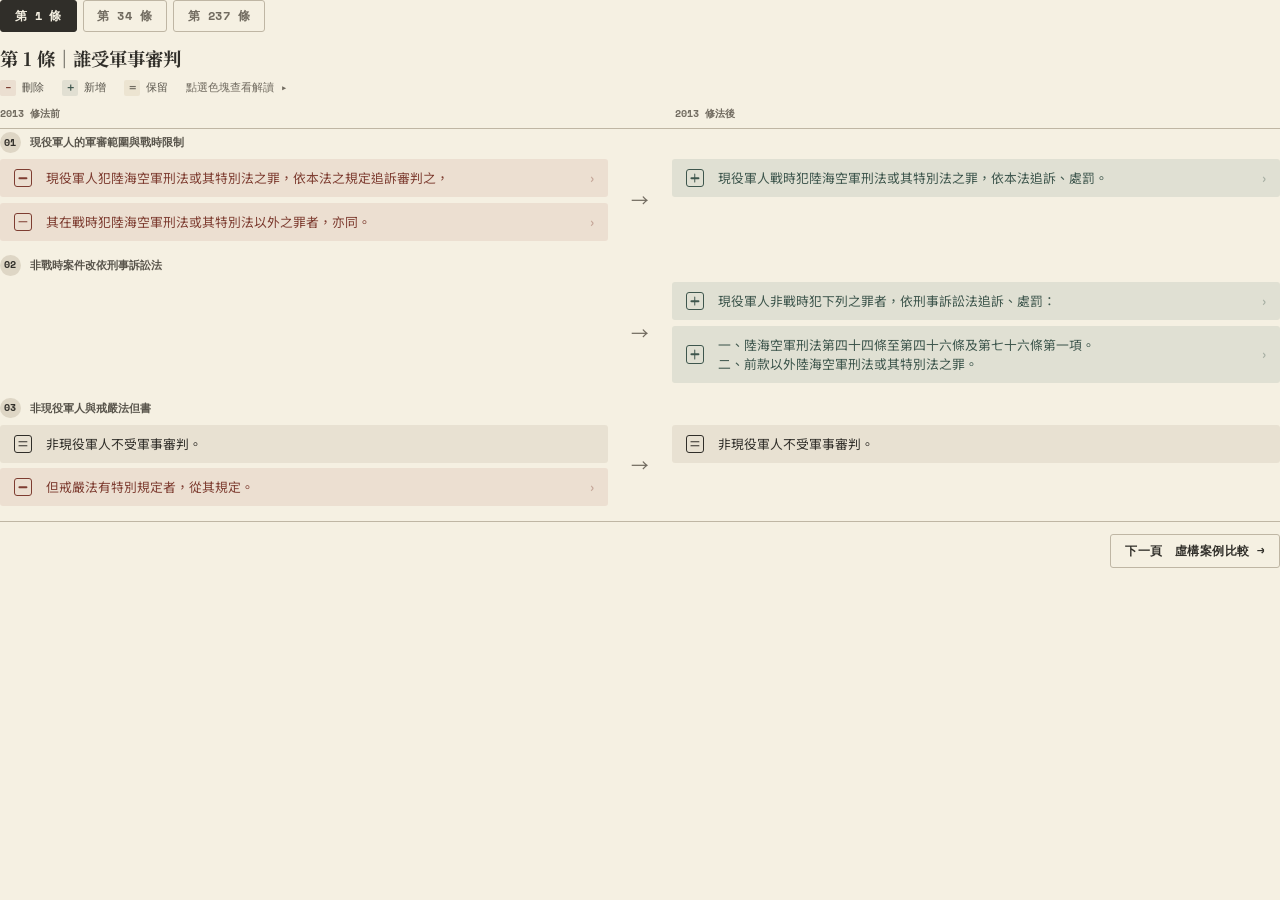
<file: assets/interactive-002.html>
<!doctype html>
<html lang="zh-Hant-TW">
<head>
  <meta charset="utf-8">
  <meta name="viewport" content="width=device-width, initial-scale=1">
  <meta name="description" content="2013年軍事審判法修法、2025年草案方向與三宗案件的互動解析。">
  <title>軍審權，如何離開又可能回到平時？</title>
  <style>
    @import url('https://fonts.googleapis.com/css2?family=Noto+Serif+TC:wght@500;700;900&family=Noto+Sans+TC:wght@400;500;700&family=Space+Mono:wght@400;700&display=swap');
    /* 與「國防預算分配佔比」圖卡同一套設計：米色底、紅／金／墨綠配色、Space Mono 標註 */
    :root{--ink:#302E29;--muted:#716B60;--ink-soft:#58544B;--paper:#F5F0E2;--paper2:#ECE4D1;--paper3:#DED6C5;--line:#302E29;--line-soft:rgba(110,101,85,.22);--rule:#BFB6A4;--mil:#4F6B61;--milsoft:rgba(79,107,97,.12);--civil:#58544B;--civilsoft:rgba(222,214,197,.55);--add:rgba(79,107,97,.12);--addink:#3E564D;--del:rgba(152,75,62,.10);--delink:#7E3D31;--draft:#C18F32;--draftsoft:rgba(193,143,50,.14);--gold:#C18F32;--focus:#7E3D31;--mono:'Space Mono',monospace}
    *{box-sizing:border-box}
    html{scroll-behavior:smooth}
    @media(prefers-reduced-motion:reduce){html{scroll-behavior:auto}}
    html,body{overflow:hidden}
    body{margin:0;background:var(--paper);color:var(--ink);font-family:"Noto Sans TC","PingFang TC","Microsoft JhengHei",system-ui,sans-serif;line-height:1.75;font-size:16px}
    button,a,summary{font:inherit}
    button{color:inherit;cursor:pointer}
    button:focus-visible,a:focus-visible,summary:focus-visible{outline:2px solid var(--focus);outline-offset:2px}
    .eyebrow{margin:0 0 .5rem;font-size:.78rem;font-weight:700;letter-spacing:.12em;color:var(--muted)}
    .section-note{margin:.15rem 0 0;font-size:.72rem;font-weight:400;letter-spacing:0;color:var(--muted);line-height:1.6}

    main{display:block}
    .page-view[hidden]{display:none}
    .section{width:min(920px,calc(100% - 3rem));margin:0 auto;padding:2.6rem 0 .5rem}
    .section-cases{padding-top:2.6rem;padding-bottom:.5rem}
    .section-number{display:none}
    .section-intro{max-width:640px;margin:0 0 1.8rem}
    .section-intro h2{font-family:"Noto Serif TC","Songti TC",serif;font-weight:700;font-size:clamp(1.5rem,3vw,2rem);line-height:1.3;margin:0 0 .6rem}
    .section-intro>p:last-child{color:var(--muted);font-size:.95rem;margin:0}

    /* 條文分頁 */
    .tabs{display:flex;gap:.4rem;border-bottom:1px solid var(--line-soft);margin-bottom:1.6rem;padding-bottom:0}
    .tabs button{border:1px solid var(--line-soft);background:var(--paper);border-radius:6px 6px 0 0;border-bottom:0;padding:.55rem 1rem;font-weight:700;font-size:.9rem;color:var(--muted)}
    .tabs button[aria-selected=true]{background:var(--ink);color:var(--paper);border-color:var(--ink)}

    .diff-heading{margin-bottom:1rem}
    .diff-heading h3{margin:0 0 .2rem;font-family:"Noto Serif TC",serif;font-weight:700;font-size:1.3rem}
    .diff-heading p{margin:0;color:var(--muted);font-size:.9rem}

    /* 圖例 */
    .legend{display:flex;align-items:center;gap:.9rem;flex-wrap:wrap;margin:0 0 1.2rem;font-size:.82rem;color:var(--muted)}
    .legend-hint{font-size:.8rem;color:var(--muted)}
    .legend span{display:inline-flex;gap:.4rem;align-items:center;font-weight:700}
    .legend b{width:1.3rem;height:1.3rem;display:grid;place-items:center;background:var(--paper2);border-radius:4px}
    .legend .minus b{background:var(--del);color:var(--delink)}
    .legend .plus b{background:var(--add);color:var(--addink)}
    .legend .same b{color:var(--muted)}

    .change-nav{display:flex;justify-content:flex-end;margin-bottom:.8rem}

    /* 對照表頭：僅桌面顯示 */
    .diff-head{display:none}
    @media(min-width:681px){
      .diff-head{display:grid;grid-template-columns:1fr 2rem 1fr;gap:.5rem 1.2rem;padding:0 0 .5rem;margin-bottom:.4rem;border-bottom:1px solid var(--line-soft);font-size:.8rem;font-weight:700;color:var(--muted)}
      .diff-head span:last-child{grid-column:3}
      .diff-head-spacer{visibility:hidden}
    }

    #diff-body{display:flex;flex-direction:column;gap:1.6rem}
    .diff-row{display:block}
    .diff-row-label{display:flex;align-items:center;gap:.55rem;margin:0 0 .7rem;font-size:.82rem;font-weight:700;color:var(--muted)}
    .diff-row-index{display:inline-flex;align-items:center;justify-content:center;width:1.5rem;height:1.5rem;flex:0 0 auto;border-radius:50%;background:var(--paper2);color:var(--ink);font-size:.72rem;font-weight:700}
    .diff-row-cells{display:grid;grid-template-columns:1fr;gap:.8rem 1.2rem;align-items:start}
    .diff-row-connector{display:none}
    @media(min-width:681px){
      .diff-row-cells{grid-template-columns:1fr 2rem 1fr}
      .diff-row-connector{display:flex;align-self:center;justify-self:center;color:var(--muted);font-size:1.1rem}
    }

    .diff-cell{min-width:0}
    .diff-cell.empty{display:block}
    .mobile-label{display:block;font-size:.76rem;font-weight:700;color:var(--muted);margin-bottom:.4rem}
    @media(min-width:681px){.mobile-label{display:none}}

    .legal-copy{display:flex;flex-direction:column;gap:.5rem}
    .piece{display:grid;grid-template-columns:1.4rem minmax(0,1fr);align-items:start;column-gap:.6rem;width:100%;border:1px solid transparent;border-radius:6px;padding:.75rem .9rem;text-align:left;white-space:pre-wrap;line-height:1.7;font-size:.82rem;background:var(--paper2)}
    .piece.deleted{background:var(--del);color:var(--delink)}
    .piece.added{background:var(--add);color:var(--addink)}
    .piece.same{background:rgba(235,231,221,.6);color:var(--ink)}
    .piece-button{cursor:pointer;position:relative;padding-right:2.1rem}
    .piece-button::after{content:"›";position:absolute;right:.8rem;top:50%;transform:translateY(-50%);font-weight:700;opacity:.35}
    .piece-button:hover{border-color:currentColor}
    .piece-button:hover::after,.piece-button:focus-visible::after{opacity:.9}
    .piece-button.is-active{border-color:currentColor}
    .piece-button.is-active::after{content:"✓";opacity:1;font-size:.85em}
    .piece .sign{grid-column:1;grid-row:1;align-self:center;position:relative;width:1.15rem;height:1.15rem;border:1.5px solid currentColor;border-radius:3px;font-size:0;line-height:1;display:inline-block}
    .piece .sign::before,.piece .sign::after{content:"";position:absolute;left:50%;top:50%;width:56%;height:1.5px;border-radius:99px;background:currentColor;transform:translate(-50%,-50%)}
    .piece.added .sign::after{width:1.5px;height:56%}
    .piece.deleted .sign::after{display:none}
    .piece.same .sign::before{top:39%}
    .piece.same .sign::after{top:61%}
    .piece-text{grid-column:2;grid-row:1;min-width:0}

    .effect{margin:0 0 1.2rem;padding:1.1rem 1.3rem;background:var(--paper2);border-radius:8px}
    .effect h3{font-family:"Noto Serif TC",serif;font-size:1.1rem;margin:0 0 .3rem}
    .effect #detail-plain{margin:0;max-width:720px;font-size:.92rem;line-height:1.7}
    .effect .eyebrow{margin-bottom:.35rem}
    #effect-dialog{margin:auto;width:min(520px,calc(100% - 2rem));max-height:none}
    .effect-dialog-head{display:flex;justify-content:space-between;align-items:flex-start;gap:1rem;margin-bottom:.6rem}
    .effect-dialog-head .eyebrow{margin:0}
    #effect-dialog-close{border:1px solid var(--line-soft);background:transparent;width:1.8rem;height:1.8rem;border-radius:6px;font-size:1rem;line-height:1;cursor:pointer;flex:0 0 auto;color:var(--muted)}
    #effect-dialog-close:hover{border-color:var(--ink);color:var(--ink)}

    .pager{width:min(920px,calc(100% - 3rem));margin:0 auto .8rem;display:flex;justify-content:space-between;gap:1rem}
    .pager button{border:1px solid var(--line-soft);background:transparent;padding:.65rem 1.1rem;border-radius:6px;font-weight:700;font-size:.88rem}
    .pager button:hover{border-color:var(--ink)}
    .pager .next{margin-left:auto}

    dialog{width:min(760px,calc(100% - 2rem));max-height:85vh;border:1px solid var(--line-soft);border-radius:10px;background:var(--paper);color:var(--ink);padding:1.4rem}
    dialog::backdrop{background:rgba(8,13,11,.6)}
    .dialog-head{display:flex;justify-content:space-between;gap:1rem;align-items:start;border-bottom:1px solid var(--line-soft);padding-bottom:.8rem;margin-bottom:1rem}
    .dialog-head h2{font-family:"Noto Serif TC",serif;font-size:1.2rem;margin:0}
    .dialog-head button{border:1px solid var(--line-soft);background:transparent;padding:.4rem .7rem;border-radius:6px;font-size:.82rem}
    
    /* 案件比較 */
    .case-controls{margin-bottom:1.4rem}
    .case-selector{display:flex;gap:.4rem;flex-wrap:wrap}
    .case-selector button{border:1px solid var(--line-soft);background:var(--paper);padding:.5rem .95rem;border-radius:20px;font-weight:700;font-size:.85rem;color:var(--muted)}
    .case-selector button[aria-pressed=true]{background:var(--ink);color:var(--paper);border-color:var(--ink)}

    .case-grid{display:block}
    .case-card{background:#fffdf9;border:1px solid var(--line-soft);border-radius:10px;overflow:hidden}
    .case-top{display:flex;justify-content:space-between;gap:1rem;font-size:.78rem;font-weight:700;color:var(--muted);padding:1.2rem 1.4rem 0}
    .case-card h3{font-family:"Noto Serif TC",serif;line-height:1.4;font-size:1.25rem;margin:.6rem 0 .2rem;padding:0 1.4rem}
    .person{margin:0;color:var(--muted);font-size:.85rem;padding:0 1.4rem}
    .facts{margin:.9rem 0;font-size:.92rem;line-height:1.75;padding:0 1.4rem}
    .question{font-weight:700;background:var(--paper2);margin:0 1.4rem 1.2rem;padding:.8rem 1rem;border-radius:6px;font-size:.92rem}
    .case-card details{margin:0 1.4rem 1.3rem;font-size:.85rem}
    .case-card summary{cursor:pointer;font-weight:700;color:var(--muted)}
    .case-card details ul{padding-left:1.2rem;font-size:.85rem;line-height:1.7;margin:.5rem 0}

    .outcome-col{border-top:1px solid var(--line-soft)}
    .outcome-row-label{margin:0;padding:1rem 1.4rem .3rem;font-size:.8rem;font-weight:700;color:var(--muted)}
    .outcome-row{display:flex;flex-direction:column}
    .outcome{padding:1rem 1.4rem;border-top:1px solid var(--line-soft)}
    .outcome.military{background:var(--milsoft)}
    .outcome.civil{background:var(--civilsoft)}
    .outcome.draft{background:var(--draftsoft)}
    .outcome-era{margin:0;font-size:.76rem;font-weight:700;color:var(--muted)}
    .outcome h4{font-family:"Noto Serif TC",serif;font-size:1.1rem;margin:.3rem 0 .5rem}
    .route{display:flex;flex-wrap:wrap;gap:.5rem;align-items:center;font-size:.84rem;font-weight:700;margin-bottom:.5rem}
    .route span{padding:.15rem .4rem;background:var(--paper);border-radius:4px}
    .outcome-reason{margin:0;font-size:.86rem;line-height:1.7;color:var(--ink)}

    @media(min-width:681px){
      .case-card{display:grid;grid-template-columns:1fr 1.1fr}
      .case-left{padding:1.6rem 0;display:flex;flex-direction:column}
      .case-top,.case-card h3,.person,.facts,.question,.case-card details{padding-left:1.8rem;padding-right:1.8rem}
      .case-card details{margin-top:auto}
      .outcome-col{border-top:0;border-left:1px solid var(--line-soft)}
      .outcome-row-label{padding:1.6rem 1.8rem .4rem}
      .outcome{padding:1rem 1.8rem}
    }

    @media(max-width:680px){
      .section{width:min(100% - 1.2rem,920px);padding:2rem 0}
      .pager{width:min(100% - 1.2rem,920px)}
      .diff-heading,.effect{padding-left:0}
    }

    /* ---- 圖卡版面覆寫：外層圖卡已提供邊框與內距 ---- */
    .section,.section-cases{width:100%;padding:0}
    .pager{width:100%;margin:1.4rem 0 0;padding-top:1rem;border-top:1px solid var(--rule)}
    .eyebrow,.section-note,.diff-head,.diff-row-label,.mobile-label,.outcome-era,.outcome-row-label,.case-top,.legend-hint{font-family:var(--mono)}
    .eyebrow{font-size:10px;letter-spacing:.16em;color:#7E3D31}
    .section-note{font-size:10.5px}
    .tabs{border-bottom:0;margin-bottom:1.3rem;flex-wrap:wrap}
    .tabs button{font-family:var(--mono);font-size:11.5px;letter-spacing:.04em;border-radius:3px;border:1px solid var(--rule);background:transparent}
    .tabs button[aria-selected=true]{background:var(--ink);color:var(--paper);border-color:var(--ink)}
    .legend{gap:9px 18px;margin:0 0 18px;font-family:var(--mono);font-size:11px;color:var(--ink-soft)}
    .legend span{gap:6px;font-weight:400}
    .legend b{width:16px;height:16px;border-radius:2px;font-size:11px;line-height:1}
    .legend-hint{font-size:10.5px;color:var(--muted)}
    .diff-head{font-size:10px;color:var(--muted);border-bottom-color:var(--rule)}
    .diff-row-label{font-size:10.5px;color:var(--ink-soft)}
    .diff-row-index{font-family:var(--mono);font-size:10px;background:var(--paper3);color:var(--ink)}
    .piece{border-radius:3px}
    .piece.same{background:var(--civilsoft)}
    .effect,.question,.route span{border-radius:3px}
    dialog{border-radius:3px;border-color:var(--rule)}
    #effect-dialog{position:fixed;inset:auto 0 auto 0;padding:1.1rem 1.3rem}
    #effect-dialog-close,.dialog-head button{border-radius:3px}
    .pager button{font-family:var(--mono);font-size:11.5px;letter-spacing:.04em;border-radius:3px;border-color:var(--rule)}
    .case-selector button{font-family:var(--mono);font-size:11.5px;border-radius:3px;background:transparent;border-color:var(--rule)}
    .case-selector button[aria-pressed=true]{background:var(--ink);color:var(--paper);border-color:var(--ink)}
    .case-card{background:#FAF6EC;border-color:var(--rule);border-radius:3px}
    .case-top{font-size:10.5px}
    .outcome-era{font-size:10px;letter-spacing:.06em}
    .outcome-row-label{font-size:10.5px}
    .case-card summary{font-family:var(--mono);font-size:11px}

    /* ---- 壓縮行距與間隙 ---- */
    body{line-height:1.6}
    .tabs{margin-bottom:.9rem}
    .tabs button{padding:.35rem .85rem}
    .diff-heading{margin-bottom:.5rem}
    .diff-heading h3{font-size:1.15rem;line-height:1.35}
    .legend{margin-bottom:10px}
    .diff-head{padding-bottom:.35rem;margin-bottom:.2rem}
    #diff-body{gap:.9rem}
    .diff-row-label{margin-bottom:.4rem}
    .diff-row-index{width:1.3rem;height:1.3rem}
    .legal-copy{gap:.35rem}
    .diff-row-cells{gap:.5rem 1rem}
    .piece{padding:.5rem .8rem;line-height:1.55;font-size:.8rem}
    .pager{margin-top:.9rem;padding-top:.75rem;margin-bottom:0}
    .pager button{padding:.45rem .9rem}
    .section-intro{margin-bottom:.9rem}
    .section-intro .eyebrow{margin-bottom:.2rem}
    .case-controls{margin-bottom:.9rem}
    .case-selector button{padding:.35rem .85rem}
    .case-top{padding-top:.9rem}
    .case-card h3{font-size:1.12rem;margin:.35rem 0 .1rem}
    .facts{margin:.55rem 0;font-size:.86rem;line-height:1.6}
    .question{margin-bottom:.8rem;padding:.55rem .85rem;font-size:.86rem}
    .case-card details{margin-bottom:.9rem}
    .case-card details ul{margin:.3rem 0;line-height:1.55}
    .outcome{padding:.6rem 1.4rem}
    .outcome h4{font-size:1rem;margin:.15rem 0 .3rem}
    .route{margin-bottom:.3rem;font-size:.8rem}
    .outcome-reason{font-size:.82rem;line-height:1.55}
    .outcome-row-label{padding-top:.7rem}
    @media(min-width:681px){
      .case-left{padding:1rem 0}
      .case-top,.case-card h3,.person,.facts,.question,.case-card details{padding-left:1.4rem;padding-right:1.4rem}
      .question{margin-left:1.4rem;margin-right:1.4rem}
      .outcome-row-label{padding:1rem 1.4rem .3rem}
      .outcome{padding:.6rem 1.4rem}
    }
    /* 固定高度：以第1條與三則案例中最高者為準；超出的內容（如第237條）在區塊內捲動，換頁鈕緊接內容 */
    .page-view{display:flex;flex-direction:column;height:var(--fixed-h,auto)}
    .page-view[hidden]{display:none}
    .page-view>.section{flex:0 1 auto;min-height:0;overflow-y:auto;padding-bottom:.9rem;scrollbar-width:thin;scrollbar-color:var(--rule) transparent}
    .page-view>.pager{flex:none;margin-top:0}
    .page-view>.section.has-more{-webkit-mask-image:linear-gradient(to bottom,#000 calc(100% - 56px),transparent);mask-image:linear-gradient(to bottom,#000 calc(100% - 56px),transparent)}
  </style>
</head>
<body>
  <main>
    <div class="page-view" data-page-view="diff">
    <section id="diff" class="section"><div class="section-number">01</div>
      <div class="tabs" role="tablist" aria-label="選擇比較條文"><button data-article="1" role="tab" aria-selected="true">第 1 條</button><button data-article="34" role="tab" aria-selected="false">第 34 條</button><button data-article="237" role="tab" aria-selected="false">第 237 條</button></div>
      <div class="diff-heading"><div><h3 id="article-title"></h3></div></div>
      <div class="legend" role="note" aria-label="圖例"><span class="minus"><b>−</b>刪除</span><span class="plus"><b>＋</b>新增</span><span class="same"><b>＝</b>保留</span><span class="legend-hint">點選色塊查看解讀 ▸</span></div>
      <div class="diff-head"><span>2013 修法前</span><span class="diff-head-spacer" aria-hidden="true"></span><span>2013 修法後</span></div><div id="diff-body" role="tabpanel"></div>
    </section>
    <div class="pager"><button type="button" class="next" data-goto="cases">下一頁　虛構案例比較 →</button></div>
    </div>
    <div class="page-view" data-page-view="cases" hidden>
    <section id="cases" class="section section-cases"><div class="section-number">02</div><div class="section-intro"><p class="eyebrow">虛構案例比較</p><p class="section-note">以下情境僅用於理解制度，不影射真實人物，也不代表法院對犯罪成立與否的最終認定</p></div>
      <div class="case-controls"><div class="case-selector" aria-label="選擇案件"><button type="button" data-case-index="0" aria-pressed="true">01　涉密</button><button type="button" data-case-index="1" aria-pressed="false">02　酒駕</button><button type="button" data-case-index="2" aria-pressed="false">03　戰時命令</button></div></div><div class="case-grid" id="case-grid"></div>
    </section>
    <div class="pager pager-plain"><button type="button" data-goto="diff">← 上一頁</button></div>
    </div>
  </main>
  <dialog id="effect-dialog" class="effect" aria-labelledby="effect-eyebrow"><div class="effect-dialog-head"><p class="eyebrow" id="effect-eyebrow">法律白話文</p><button type="button" id="effect-dialog-close" aria-label="關閉">×</button></div><p id="detail-plain"></p></dialog>
  <script>
  const articles={
    "1":{title:"第 1 條｜誰受軍事審判",detail:["核心變化","平時現役軍人所犯的軍法罪，改依《刑事訴訟法》由普通司法體系追訴、審判；軍事審判的核心適用範圍縮至戰時。","案件流向：平時軍事案件，由軍事司法移往普通司法。"],rows:[
      {before:[p("deleted","現役軍人犯陸海空軍刑法或其特別法之罪，依本法之規定追訴審判之，","刪除原本的概括管轄","舊法以現役軍人犯軍法罪作為軍事審判的主要管轄基礎，沒有先以平時、戰時切開。","足以涵蓋平時軍法罪的概括規定被移除。"),p("deleted","其在戰時犯陸海空軍刑法或其特別法以外之罪者，亦同。","重寫戰時規則","舊法另處理戰時所犯軍法以外犯罪；新法改用新的平戰架構。","管轄標準改成明列戰時與非戰時。")],after:[p("added","現役軍人戰時犯陸海空軍刑法或其特別法之罪，依本法追訴、處罰。","新增「戰時」限制","「戰時」成為適用軍事審判法的關鍵門檻，顯示2013年改革並未完全廢除軍審。","戰時軍事犯罪仍由軍事司法處理。")]},
      {before:[],after:[p("added","現役軍人非戰時犯下列之罪者，依刑事訴訟法追訴、處罰：","新增非戰時分流","平時軍法案件改交普通司法，不代表軍人不再負刑責。","普通檢察官偵查、普通法院審判。"),p("added","一、陸海空軍刑法第四十四條至第四十六條及第七十六條第一項。\n二、前款以外陸海空軍刑法或其特別法之罪。","列出平時適用範圍","兩款合併處理現役軍人在非戰時所犯的軍法罪。","建立平時由普通司法處理的整體架構。")]},
      {before:[p("same","非現役軍人不受軍事審判。"),p("deleted","但戒嚴法有特別規定者，從其規定。","刪除戒嚴法但書","非現役軍人不受軍審的原則保留，但戒嚴法例外文字被刪除。","條文不再保留此概括例外。")],after:[p("same","非現役軍人不受軍事審判。")]}]},
    "34":{title:"第 34 條｜同一案件怎麼分流",dek:"當一宗案件同時包含不同犯罪事實，修法把整案併入哪一套程序的方向翻轉了。",detail:["管轄方向翻轉","修法前，只要部分犯罪事實應依軍審法審判，整案進入軍事司法；修法後，只要部分應依刑事訴訟法辦理，整案轉入普通司法。","混合案件的預設流向，從軍事司法翻轉為普通司法。"],rows:[{before:[p("deleted","犯罪事實之一部應依本法審判時，全部依本法審判之。","刪除軍審吸收規則","應受軍審的部分犯罪事實，可能把同案其他部分一併帶入軍事司法。","修法前整案方向：軍事審判法。")],after:[p("added","犯罪事實之一部應依刑事訴訟法追訴、審判時，全部依刑事訴訟法追訴、審判之。","新增普通司法吸收規則","只要一部分犯罪事實應由普通司法處理，整案便依刑事訴訟法追訴、審判。","修法後整案方向：普通司法體系。")]}]},
    "237":{title:"第 237 條｜舊案件如何移交",dek:"偵查中、審判中、已確定與執行中的案件，都需要過渡規則。",detail:["建立轉軌機制","2013年修正後，第237條由國安法停止適用條款，改寫為完整的案件移交與分階段施行規則。","制度變動同時作用於正在進行與正在執行的案件。"],rows:[
      {before:[p("deleted","國家安全法第八條第二項自中華民國九十年十月二日停止適用。","刪除原第237條","2013年以前，第237條是關於國家安全法第8條第2項停止適用的規定。","2013年以完整過渡規則取代原文。")],after:[p("added","本法中華民國一百零二年八月六日修正之條文施行前，已依本法開始偵查、審判或執行之第一條第二項案件，依下列規定處理之：","新增過渡規則入口","界定修法前已開始偵查、審判或執行的案件如何轉軌。","進行中的案件不因管轄改變而失去承辦機關。")]},
      {before:[],after:[p("added","一、偵查、審判程序尚未終結者，偵查中案件移送該管檢察官偵查，審判中案件移送該管法院審判。但本法修正施行前已依法定程序進行之訴訟程序，其效力不受影響。","偵查與審判移交","偵查中的案件交普通檢察官，審判中的案件交普通法院；移交前依法完成的程序原則上有效。","軍事檢察 → 普通檢察；軍事法院 → 普通法院。")]},
      {before:[],after:[p("added","二、裁判確定之案件，不得向該管法院上訴或抗告。但有再審或非常上訴之事由者，得依刑事訴訟法聲請再審或非常上訴。","已確定案件的救濟","改制不讓已確定裁判重新取得一般上訴或抗告，但保留再審與非常上訴。","一般救濟不重開；非常救濟保留。")]},
      {before:[],after:[p("added","三、刑事裁判尚未執行或在執行中者，移送該管檢察官指揮執行。","執行中的案件移交","尚未執行或正在執行的刑事裁判，改由普通檢察官指揮執行。","執行權一併移往普通司法。")]},
      {before:[],after:[p("added","本法中華民國一百零二年八月六日修正之條文，除第一條第二項第二款自公布後五個月施行外，自公布日施行。","兩階段施行","多數修正自公布日施行，第1條第2項第2款保留五個月準備期。","制度轉換不是同一天一次完成。")]}]}
  };
  function p(kind,text,label="",effect="",impact=""){return{kind,text,label,effect,impact}}
  const segmentLabels={
    "1":["現役軍人的軍審範圍與戰時限制","非戰時案件改依刑事訴訟法","非現役軍人與戒嚴法但書"],
    "34":["同案犯罪事實的整體管轄"],
    "237":["過渡規則與適用案件","偵查中、審判中案件","裁判確定案件的救濟","尚未執行或執行中案件","兩階段施行日期"]
  };
  const fullTexts={
    "1":{
      before:"現役軍人犯陸海空軍刑法或其特別法之罪，依本法之規定追訴審判之，其在戰時犯陸海空軍刑法或其特別法以外之罪者，亦同。\n\n非現役軍人不受軍事審判。但戒嚴法有特別規定者，從其規定。",
      after:"現役軍人戰時犯陸海空軍刑法或其特別法之罪，依本法追訴、處罰。\n\n現役軍人非戰時犯下列之罪者，依刑事訴訟法追訴、處罰：\n一、陸海空軍刑法第四十四條至第四十六條及第七十六條第一項。\n二、前款以外陸海空軍刑法或其特別法之罪。\n\n非現役軍人不受軍事審判。"
    },
    "34":{
      before:"犯罪事實之一部應依本法審判時，全部依本法審判之。",
      after:"犯罪事實之一部應依刑事訴訟法追訴、審判時，全部依刑事訴訟法追訴、審判之。"
    },
    "237":{
      before:"國家安全法第八條第二項自中華民國九十年十月二日停止適用。",
      after:"本法中華民國一百零二年八月六日修正之條文施行前，已依本法開始偵查、審判或執行之第一條第二項案件，依下列規定處理之：\n\n一、偵查、審判程序尚未終結者，偵查中案件移送該管檢察官偵查，審判中案件移送該管法院審判。但本法修正施行前已依法定程序進行之訴訟程序，其效力不受影響。\n\n二、裁判確定之案件，不得向該管法院上訴或抗告。但有再審或非常上訴之事由者，得依刑事訴訟法聲請再審或非常上訴。\n\n三、刑事裁判尚未執行或在執行中者，移送該管檢察官指揮執行。\n\n本法中華民國一百零二年八月六日修正之條文，除第一條第二項第二款自公布後五個月施行外，自公布日施行。"
    }
  };
  const eraLabels={pre:"2013 修法前",current:"2013 修法後／現行",draft:"2025 草案方向"};
  const caseData=[
    {index:"CASE 01",time:"非戰時",title:"作戰軍官涉嫌交付演訓部署資料",person:"現役軍官／作戰單位",facts:"林姓少校利用職務權限取得未公開的演訓部署資料，涉嫌將檔案交給境外人士。案件可能同時涉及軍事職務犯罪、國家安全與洩密相關規定。",question:"若案件發生在非戰時，會由誰偵查、審判？",basis:["《軍事審判法》第1條：平戰時管轄","《軍事審判法》第34條：同案不同犯罪事實的整體管轄","實際罪名仍須依證據及起訴內容判斷"],outcomes:{pre:o("軍事司法體系","軍事檢察機關 → 軍事法院","若起訴內容屬軍法罪，舊第1條使非戰時現役軍人也受軍事審判。","依當時《軍事審判法》偵查、審判。","獨立性、階級管轄及透明度是主要爭議。","是否屬軍法罪，仍取決於實際起訴罪名與事實。","military"),current:o("普通司法體系","普通檢察機關 → 普通法院","現行第1條規定，現役軍人非戰時所犯軍法罪依《刑事訴訟法》辦理。","適用普通刑事程序；機密證據另須處理保密。","由普通法院審判、辯護並依一般刑事程序救濟。","機密資料公開與辯方閱卷仍須個案平衡。","civil"),draft:o("可能回到軍事司法","擬由軍事檢察機關 → 軍事法院","國防部規劃把部分軍事職務犯罪納入非戰時軍審。","規劃重啟軍事偵審，研議全面強制辯護與廢除階級管轄。","軍法官獨立、強制辯護及審級須由最終法律具體化。","屬草案方向；罪名與程序以最終條文為準。","draft")}},
    {index:"CASE 02",time:"非戰時",title:"休假士兵酒駕，營區外撞傷騎士",person:"現役士兵／休假中",facts:"陳姓士兵休假期間在營區外飲酒後駕車，與機車碰撞並造成騎士受傷。行為與軍事職務、作戰命令及軍事機密無關。",question:"只因行為人是軍人，案件就會進軍事法院嗎？",basis:["軍人身分不等於所有犯罪都受軍事審判","酒駕與過失傷害屬一般刑事犯罪情境","刑事責任與軍中懲處是不同程序"],outcomes:{pre:o("普通司法體系","普通檢察機關 → 普通法院","舊第1條在非戰時主要以是否犯軍法罪劃定軍審；一般刑事犯罪不因軍人身分自動進軍審。","依《刑事訴訟法》辦理。","享有一般刑事程序的辯護與救濟。","部隊另行懲處不會取代刑事程序。","civil"),current:o("普通司法體系","普通檢察機關 → 普通法院","這是非戰時的一般刑事犯罪，與軍事職務無直接關聯。","依一般刑事程序辦理。","適用普通法院的辯護、證據調查與上訴制度。","刑事責任、行政責任與軍中懲處應分別判斷。","civil"),draft:o("仍由普通司法處理","普通檢察機關 → 普通法院","官方規劃指出，軍人一般犯罪仍由司法機關辦理。","原則上仍適用《刑事訴訟法》。","辯護與救濟維持普通司法程序。","最終仍以通過條文與個案罪名為準。","civil")}},
    {index:"CASE 03",time:"戰時假設",title:"防守軍官涉嫌違抗明確作戰命令",person:"現役軍官／戰時任務",facts:"本案例假設國家已依法進入戰時。王姓上尉負責防守任務，接獲明確作戰命令後涉嫌未依令執行，使部隊暴露於重大風險。",question:"2013年改革後，戰時軍事犯罪也改由普通法院嗎？",basis:["第1條保留戰時軍事犯罪的軍審管轄","戰時認定與命令合法性仍須依法判斷","本案例不預設犯罪成立"],outcomes:{pre:o("軍事司法體系","軍事檢察機關 → 軍事法院","現役軍人在戰時涉嫌軍法罪，屬軍事審判核心範圍。","依《軍事審判法》辦理。","仍須保障辯護、證據調查及法定救濟。","命令是否明確、合法及能否履行均須調查。","military"),current:o("軍事司法體系","軍事檢察機關 → 軍事法院","現行第1條仍規定，現役軍人戰時犯軍法罪依軍審法追訴、處罰。","適用戰時軍事審判程序。","戰時軍審仍受憲法與正當法律程序拘束。","本案例的戰時是法律假設，不等同緊張情勢或演習。","military"),draft:o("軍事司法體系","軍事檢察機關 → 軍事法院","2025草案主要改動非戰時管轄；戰時軍事犯罪原已在軍審範圍。","預期仍由軍事司法處理，程序須看最終修法。","獨立性、強制辯護與審級設計也影響戰時程序。","草案審級、覆核與緊急程序尚待確認。","draft")}}
  ];
  function o(destination,route,reason,procedure,rights,uncertainty,status){return{destination,route,reason,procedure,rights,uncertainty,status}}
  let selectedArticle="1",selectedCase=0;
  const CASE_ERA_ORDER=["pre","current","draft"];
  const $=s=>document.querySelector(s),$$=s=>[...document.querySelectorAll(s)];
  function setDetail(d,kind){
    const [label,effect,impact]=d;
    const sentence=[effect,impact].filter(Boolean).join("");
    $("#detail-plain").innerHTML=label?`<strong>${label}：</strong>${sentence}`:sentence;
    const panel=$("#effect-dialog");
    panel.classList.remove("kind-added","kind-deleted","kind-same","kind-default");
    panel.classList.add(kind?`kind-${kind}`:"kind-default");
  }
  const effectDialog=$("#effect-dialog");
  let lastPieceRect=null;
  document.addEventListener("click",e=>{const b=e.target.closest&&e.target.closest(".piece-button");if(b)lastPieceRect=b.getBoundingClientRect()},true);
  function openEffect(){
    if(!effectDialog.open) effectDialog.showModal();
    /* 一律置中於圖卡（iframe）正中間 */
    const viewH=document.documentElement.clientHeight;
    const h=effectDialog.offsetHeight;
    effectDialog.style.top=Math.max(12,(viewH-h)/2)+"px";
  }
  $("#effect-dialog-close").onclick=()=>effectDialog.close();
  effectDialog.addEventListener("click",e=>{if(e.target===effectDialog)effectDialog.close()});
  function fitDiff(){
    const body=$("#diff-body");
    if(!body) return;
    body.style.removeProperty("--fit");
  }
  window.addEventListener("resize",()=>{clearTimeout(window.__diffFitT);window.__diffFitT=setTimeout(fitDiff,120)});
  function renderArticle(){
    const a=articles[selectedArticle];
    $("#diff").dataset.article=selectedArticle;
    $("#article-title").textContent=a.title;
    setDetail(a.detail,null);
    const rows=a.rows.map((row,index)=>{
      const wrap=document.createElement("div");
      wrap.className="diff-row";
      const segLabel=segmentLabels[selectedArticle][index];
      wrap.dataset.segment=segLabel;
      wrap.setAttribute("aria-label",segLabel);
      const label=document.createElement("p");
      label.className="diff-row-label";
      label.innerHTML=`<span class="diff-row-index">${String(index+1).padStart(2,"0")}</span>${segLabel}`;
      const cells=document.createElement("div");
      cells.className="diff-row-cells";
      const connector=document.createElement("span");
      connector.className="diff-row-connector";
      connector.setAttribute("aria-hidden","true");
      connector.textContent="→";
      cells.append(cell(row.before,"before"),connector,cell(row.after,"after"));
      wrap.append(label,cells);
      return wrap;
    });
    $("#diff-body").replaceChildren(...rows);
    $$('[data-article]').forEach(b=>b.setAttribute("aria-selected",String(b.dataset.article===selectedArticle)));
    fitDiff();
  }

  function cell(pieces,side){const c=document.createElement("div");c.className=`diff-cell ${side}`;if(!pieces||!pieces.length){c.classList.add("empty");c.setAttribute("aria-hidden","true");return c}const label=document.createElement("span");label.className="mobile-label";label.textContent=side==="before"?"修法前":"修法後";const copy=document.createElement("div");copy.className="legal-copy";pieces.forEach(x=>{const el=x.kind==="same"?document.createElement("span"):document.createElement("button");if(el.tagName==="BUTTON"){el.type="button";el.className=`piece piece-button ${x.kind}`;el.setAttribute("aria-pressed","false");el.onclick=()=>{$$(".piece-button.is-active").forEach(b=>{b.classList.remove("is-active");b.setAttribute("aria-pressed","false")});el.classList.add("is-active");el.setAttribute("aria-pressed","true");setDetail([x.label,x.effect,x.impact],x.kind);openEffect()}}else el.className=`piece ${x.kind}`;const sign=document.createElement("span");sign.className="sign";sign.textContent=x.kind==="added"?"＋":x.kind==="deleted"?"−":"＝";const text=document.createElement("span");text.className="piece-text";text.textContent=x.text;el.append(sign,text);copy.append(el)});c.append(label,copy);return c}
  function renderCases(){
    $$('[data-case-index]').forEach(b=>b.setAttribute("aria-pressed",String(Number(b.dataset.caseIndex)===selectedCase)));
    const x=caseData[selectedCase];
    const outcomesHtml=CASE_ERA_ORDER.map(key=>{
      const y=x.outcomes[key];
      return `<div class="outcome ${y.status}" aria-live="polite">
        <p class="outcome-era">${eraLabels[key]}</p>
        <h4>${y.destination}</h4>
        <div class="route"><span>案件卷宗</span><b>→</b>${y.route}</div>
        <p class="outcome-reason">${y.reason}</p>
      </div>`;
    }).join("");
    const card=document.createElement("article");
    card.className="case-card";
    card.innerHTML=`<div class="case-left"><div class="case-top"><span>${x.index}</span><span>${x.time}</span></div><h3>${x.title}</h3><p class="person">${x.person}</p><p class="facts">${x.facts}</p><p class="question">${x.question}</p><details><summary>查看法律依據</summary><ul>${x.basis.map(b=>`<li>${b}</li>`).join("")}</ul></details></div><div class="outcome-col"><p class="outcome-row-label">同一案件，三個時期分別怎麼處理</p><div class="outcome-row">${outcomesHtml}</div></div>`;
    $("#case-grid").replaceChildren(card);
  }
  function showPage(page,scroll=true){$$('[data-page-view]').forEach(view=>view.hidden=view.dataset.pageView!==page);$$('[data-page]').forEach(button=>{if(button.dataset.page===page)button.setAttribute("aria-current","page");else button.removeAttribute("aria-current")});document.title=page==="diff"?"Diff｜軍事審判法互動解析":"虛構案例比較｜軍事審判法互動解析";history.replaceState(null,"",page==="cases"?"#cases":"#diff");if(scroll)window.scrollTo({top:0,behavior:"smooth"});try{parent.postMessage({militaryPage:page,userAction:scroll},"*")}catch(e){}if(page==="diff")fitDiff()}
  $$('[data-article]').forEach(b=>b.onclick=()=>{selectedArticle=b.dataset.article;renderArticle()});window.addEventListener("message",event=>{const article=String(event.data?.militaryArticle||"");if(articles[article]){selectedArticle=article;renderArticle()}if(typeof event.data?.militaryCase!=="undefined"){const idx=Number(event.data.militaryCase);if(caseData[idx]){selectedCase=idx;renderCases()}}});$$('[data-case-index]').forEach(b=>b.onclick=()=>{selectedCase=Number(b.dataset.caseIndex);renderCases()});$$('[data-page], [data-goto]').forEach(b=>b.onclick=()=>showPage(b.dataset.page||b.dataset.goto));renderArticle();renderCases();showPage(location.hash==="#cases"?"cases":"diff",false);

  /* 固定高度：量測第1條與每個案例（「查看法律依據」收合時）的高度，取最大值固定（第237條超出部分於區塊內捲動），
     切換條文或案例時外層圖卡高度不變；僅在寬度改變或字型載入後重新量測。 */
  (function(){
    const mainEl=document.querySelector("main");
    const views=$$('[data-page-view]');
    let lastW=0,lastH=0;
    function measure(){
      const keepArticle=selectedArticle,keepCase=selectedCase;
      const visible=views.map(v=>!v.hidden);
      const openDetails=$$('.case-card details').map(x=>x.open);
      document.documentElement.style.setProperty('--fixed-h','auto');
      let maxH=0;
      const showOnly=name=>views.forEach(v=>v.hidden=v.dataset.pageView!==name);
      showOnly('diff');
      ["1"].forEach(k=>{selectedArticle=k;renderArticle();maxH=Math.max(maxH,mainEl.getBoundingClientRect().height)});
      showOnly('cases');
      caseData.forEach((_,i)=>{selectedCase=i;renderCases();maxH=Math.max(maxH,mainEl.getBoundingClientRect().height)});
      selectedArticle=keepArticle;selectedCase=keepCase;renderArticle();renderCases();
      $$('.case-card details').forEach((x,i)=>x.open=!!openDetails[i]);
      views.forEach((v,i)=>v.hidden=!visible[i]);
      maxH=Math.ceil(maxH);
      document.documentElement.style.setProperty('--fixed-h',maxH+'px');
      lastW=window.innerWidth;
      report();
    }
    function report(){
      const h=Math.ceil(mainEl.getBoundingClientRect().height);
      if(h&&h!==lastH&&window.parent!==window){lastH=h;window.parent.postMessage({type:"chart-frame-height",height:h},"*")}
    }
    measure();
    if(document.fonts&&document.fonts.ready) document.fonts.ready.then(measure);
    window.addEventListener("load",measure);
    window.addEventListener("resize",()=>{if(window.innerWidth!==lastW){clearTimeout(window.__measureT);window.__measureT=setTimeout(measure,120)}});
    if("ResizeObserver" in window) new ResizeObserver(report).observe(mainEl);
    /* 區塊內還有內容未顯示時，底部淡出提示可往下捲 */
    const sections=$$('.page-view>.section');
    const updateMore=()=>sections.forEach(sec=>sec.classList.toggle('has-more',sec.scrollHeight-sec.clientHeight-sec.scrollTop>4));
    sections.forEach(sec=>sec.addEventListener('scroll',updateMore,{passive:true}));
    if("MutationObserver" in window) new MutationObserver(()=>requestAnimationFrame(updateMore)).observe(mainEl,{subtree:true,childList:true,attributes:true,attributeFilter:['hidden','open']});
    if("ResizeObserver" in window) sections.forEach(sec=>new ResizeObserver(updateMore).observe(sec));
    updateMore();
  })();
  </script>
</body>
</html>
</file>
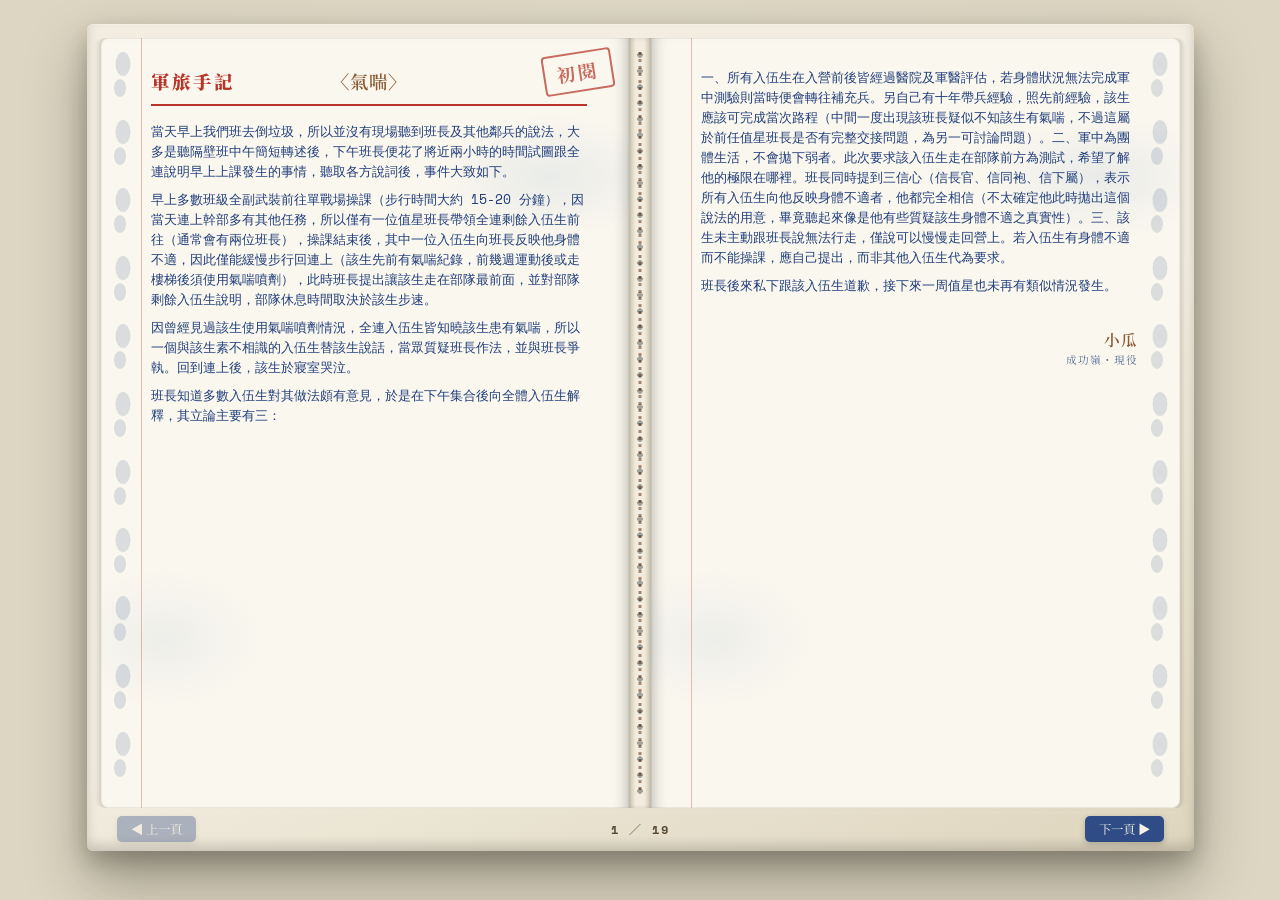
<file: assets/interactive-003.html>
<!DOCTYPE html>
<html lang="zh-Hant">
<head>
<meta charset="UTF-8">
<meta name="viewport" content="width=device-width, initial-scale=1.0">
<title>役男日記——事件簿</title>
<link rel="preconnect" href="https://fonts.googleapis.com">
<link rel="preconnect" href="https://fonts.gstatic.com" crossorigin>
<link href="https://fonts.googleapis.com/css2?family=Zhi+Mang+Xing&family=Noto+Serif+TC:wght@400;500;600;700&family=Noto+Sans+TC:wght@400;500;600;700&family=Space+Mono:wght@400;700&display=swap" rel="stylesheet">
<style>
  :root{
    --room: #ddd6c2;
    --cover: #f2ede0;
    --cover-dark: #ded5bd;
    --paper: #faf7ee;
    --paper-line: #b7c6da;
    --ink: #24407a;
    --ink-soft: #5b6f95;
    --accent: #8a5a34;
    --accent2: #2f4c86;
    --rust: #a8562f;
    --gold: #b08d3e;
    --pen-blue: #223f7c;
    --stamp-red: #b8352a;
    --stamp-red-soft: #c65a4a;
    --shadow: rgba(30,26,15,0.35);
  }
  /* This page always renders as a physical paper diary (cream paper, blue
     ruled lines) regardless of the viewer's OS/browser dark-mode setting —
     a scanned paper notebook doesn't have a "dark mode". */
  *{ box-sizing: border-box; }
  html,body{ height:100%; }
  body{
    margin:0;
    background: var(--room);
    background-image:
      radial-gradient(ellipse at 50% 0%, rgba(255,255,255,0.05), transparent 60%);
    color: var(--ink);
    font-family: "Noto Serif TC", "PingFang TC", "Microsoft JhengHei", serif;
    display:flex;
    flex-direction:column;
    align-items:center;
    min-height:100vh;
    padding: 24px 12px 40px;
  }

  .brand{
    text-align:center;
    color: var(--ink-soft);
    font-size: 0.8em;
    letter-spacing: 3px;
    margin-bottom: 16px;
    opacity: 0.75;
  }

  /* ---------- Stage (book + side tabs) ---------- */
  .stage{
    display:flex;
    align-items:flex-start;
    justify-content:center;
    width: 100%;
  }

  /* ---------- Book (two-page spread) ---------- */
  .book{
    position: relative;
    display: flex;
    flex-direction: column;
    width: min(1107px, 94vw);
    background: linear-gradient(155deg, var(--cover) 0%, var(--cover) 55%, var(--cover-dark) 100%);
    border-radius: 6px;
    box-shadow:
      0 30px 60px var(--shadow),
      0 10px 22px rgba(0,0,0,0.22),
      inset 0 1px 0 rgba(255,255,255,0.3),
      inset 0 -6px 12px rgba(0,0,0,0.16);
    padding: 14px 14px 6px;
    flex: 0 0 auto;
  }

  .spread{
    display:flex;
    flex-direction: row;
    align-items: stretch;
    flex: 1 1 auto;
  }

  /* stitched spiral-notebook binding instead of a leather book spine */
  .spine-center{
    position: relative;
    width: 22px;
    flex: 0 0 auto;
    background: linear-gradient(90deg,
      var(--cover-dark) 0%,
      var(--cover) 30%,
      var(--cover) 70%,
      var(--cover-dark) 100%);
    box-shadow:
      inset 4px 0 8px -6px rgba(0,0,0,0.45),
      inset -4px 0 8px -6px rgba(0,0,0,0.45);
  }
  .spine-center::before{
    content:"";
    position:absolute;
    left: 50%; top: 14px; bottom: 14px; width: 3px;
    transform: translateX(-50%);
    background: repeating-linear-gradient(to bottom,
      var(--accent) 0 3px,
      transparent 3px 7px);
    opacity: 0.7;
  }
  .spine-center::after{
    content:"";
    position:absolute;
    left: 50%; top: 10px; bottom: 10px; width: 12px;
    transform: translateX(-50%);
    background-image:
      radial-gradient(circle, rgba(0,0,0,0.32) 2.6px, transparent 3px);
    background-size: 100% 16px;
    background-repeat: repeat-y;
    background-position: center;
  }

  .leaf{
    position: relative;
    display: flex;
    flex-direction: column;
    flex: 1 1 0;
    min-width: 0;
    background: var(--paper);
    height: min(770px, 86vh);
    box-shadow: inset 0 0 0 1px rgba(0,0,0,0.05), 0 6px 14px rgba(0,0,0,0.2);
    overflow: visible;
  }
  .leaf-left{
    border-radius: 8px 0 0 8px;
    box-shadow:
      inset 0 0 0 1px rgba(0,0,0,0.05),
      -2px 0 0 rgba(0,0,0,0.05), -4px 0 0 rgba(0,0,0,0.035), -6px 0 0 rgba(0,0,0,0.02);
  }
  .leaf-right{
    border-radius: 0 8px 8px 0;
    box-shadow:
      inset 0 0 0 1px rgba(0,0,0,0.05),
      2px 0 0 rgba(0,0,0,0.05), 4px 0 0 rgba(0,0,0,0.035), 6px 0 0 rgba(0,0,0,0.02);
  }

  .leaf-content{
    flex: 1 1 auto;
    min-height: 0;
    overflow-y: auto;
  }
  .leaf-inner{
    position: relative;
    min-height: 100%;
    background-image:
      radial-gradient(ellipse 160px 90px at 85% 18%, rgba(90,130,190,0.10), transparent 70%),
      radial-gradient(ellipse 140px 100px at 12% 78%, rgba(90,130,190,0.08), transparent 70%);
    background-position: 0 0, 0 0;
  }
  .leaf-inner::before{
    /* left margin rule */
    content:"";
    position:absolute;
    top:0; bottom:0; left: 40px;
    width: 1px;
    background: var(--stamp-red);
    opacity: 0.3;
  }
  /* faint repeating footprint watermark along each page's outer edge */
  .leaf-left .leaf-inner::after,
  .leaf-right .leaf-inner::after{
    content:"";
    position:absolute;
    top:10px; bottom:10px;
    width: 30px;
    opacity: 0.16;
    pointer-events:none;
    background-repeat: repeat-y;
    background-size: 30px 68px;
    background-image: url("data:image/svg+xml,%3Csvg%20xmlns='http://www.w3.org/2000/svg'%20width='30'%20height='68'%20viewBox='0%200%2030%2068'%3E%3Cg%20fill='%232f4c86'%3E%3Cellipse%20cx='16'%20cy='16'%20rx='7.5'%20ry='12'/%3E%3Cellipse%20cx='13'%20cy='40'%20rx='6'%20ry='9'/%3E%3C/g%3E%3C/svg%3E");
  }
  .leaf-left .leaf-inner::after{ left: 6px; }
  .leaf-right .leaf-inner::after{ right: 6px; }
  .leaf-left .leaf-shade{
    position:absolute;
    inset:0;
    box-shadow: inset -14px 0 18px -16px rgba(0,0,0,0.4);
    pointer-events:none;
  }
  .leaf-right .leaf-shade{
    position:absolute;
    inset:0;
    box-shadow: inset 14px 0 18px -16px rgba(0,0,0,0.4);
    pointer-events:none;
  }

  /* decorative red ink stamp, like a rubber-stamped notebook corner */
  .stamp{
    position: absolute;
    top: 14px;
    right: 16px;
    padding: 9px 12px;
    border: 2px solid var(--stamp-red);
    border-radius: 4px;
    color: var(--stamp-red);
    font-family: "Noto Serif TC", serif;
    font-weight: 700;
    font-size: 1.15em;
    letter-spacing: 3px;
    line-height: 1;
    display:flex;
    align-items:center;
    justify-content:center;
    text-align:center;
    white-space: nowrap;
    transform: rotate(-9deg);
    opacity: 0.72;
    mix-blend-mode: multiply;
    pointer-events:none;
    z-index: 3;
  }
  /* Stamp-impact animation replayed on every page turn. The keyframe's
     final state matches .stamp's own resting transform/opacity exactly,
     so the stamp always settles back at the same fixed corner position —
     it never drifts or slides along with the page-flip animation. */
  .stamp.stamp-hit{
    animation: stampSlam .42s cubic-bezier(.2,.9,.3,1);
  }
  @keyframes stampSlam{
    0%{ transform: rotate(-9deg) scale(2.1); opacity: 0; }
    55%{ transform: rotate(-9deg) scale(0.92); opacity: 0.85; }
    100%{ transform: rotate(-9deg) scale(1); opacity: 0.72; }
  }

  .leaf-footer{
    flex: 0 0 auto;
    display:flex;
    align-items:center;
    justify-content:space-between;
    gap: 12px;
    padding: 3px 16px;
    margin-top: 4px;
    border-top: 1px dashed rgba(255,255,255,0.15);
  }

  .page{
    display:none;
    padding: 30px 42px 34px 50px;
  }
  .page.active{ display:block; }
  .page.active.flip-next{
    animation: pageInNext .38s ease-out;
  }
  .page.active.flip-prev{
    animation: pageInPrev .38s ease-out;
  }
  .cover-half.active.flip-next,
  .cover-half.active.flip-prev{
    display: flex;
  }
  @keyframes pageInNext{
    from{ opacity:0; }
    to{ opacity:1; }
  }
  @keyframes pageInPrev{
    from{ opacity:0; }
    to{ opacity:1; }
  }

  /* ---------- Masthead: printed diary letterhead on every entry page ---------- */
  .masthead{
    position: relative;
    display:flex;
    align-items: baseline;
    margin-bottom: 16px;
    padding-bottom: 10px;
    border-bottom: 2px solid var(--stamp-red);
  }
  .masthead .brand-badge{
    font-family: "Noto Serif TC", serif;
    font-weight: 900;
    font-size: 1.15em;
    color: var(--stamp-red);
    letter-spacing: 3px;
  }
  .masthead .brand-date{
    position: absolute;
    left: 50%;
    bottom: 10px;
    transform: translateX(-50%) rotate(-0.6deg);
    font-family: "Noto Serif TC", serif;
    font-weight: 600;
    color: var(--accent);
    font-size: 1.15em;
    letter-spacing: 1px;
    white-space: nowrap;
  }
  .masthead .brand-date::before{ content: "〈"; }
  .masthead .brand-date::after{ content: "〉"; }
  .signature{
    margin-top: 22px;
    padding-top: 10px;
    text-align: right;
    font-family: "Noto Serif TC", serif;
    font-style: normal;
    font-size: 0.98em;
    color: var(--accent);
    letter-spacing: 1px;
  }
  .signature .who{
    display:block;
    font-weight: 600;
  }
  .signature .meta{
    display:block;
    font-family: "Noto Serif TC", serif;
    font-size: 0.68em;
    color: var(--ink-soft);
    letter-spacing: 1px;
    margin-top: 2px;
  }

  .page p{
    margin: 0 0 8px;
    line-height: 1.6;
    font-size: 12.5px;
    font-family: 'Space Mono', monospace;
    color: var(--pen-blue);
    font-weight: 500;
  }
  /* handwriting jitter: each character gets a tiny random rotation/shift
     (applied by JS via inline style on .ink-char spans) so the ballpoint
     text doesn't look machine-typeset */
  .page p .ink-char{
    display: inline-block;
  }

  /* cover spread */
  .cover-half{
    position: absolute;
    inset: 0;
    z-index: 2;
    display:none;
    padding: 40px 26px;
    text-align:center;
    color: var(--ink);
    background: var(--cover);
    box-sizing: border-box;
  }
  .cover-half.active{ display:flex; flex-direction:column; justify-content:center; }
  .cover-half .ring{
    width: 64px; height: 64px;
    margin: 0 auto 18px;
    border: 2px solid var(--stamp-red);
    border-radius: 50%;
    display:flex; align-items:center; justify-content:center;
    font-family: "Noto Serif TC", serif;
    font-size: 1.4em;
    color: var(--stamp-red);
  }
  .cover-half h1{
    font-family: "Noto Serif TC", serif;
    font-size: 2.1em;
    margin: 0 0 8px;
    color: var(--stamp-red);
    letter-spacing: 4px;
  }
  .cover-half .sub{
    color: var(--ink-soft);
    font-size: 0.9em;
    margin-bottom: 4px;
  }
  .cover-half .divider-sm{
    width: 50px; height:1px; background: var(--accent);
    margin: 18px auto;
    opacity:0.6;
  }
  .cover-half .meta{
    font-size: 0.76em; color: var(--ink-soft); line-height: 1.9;
  }
  .cover-half.cover-right{
    color: var(--ink-soft);
    background: var(--paper);
  }
  .cover-half.cover-right .quote-mark{
    font-family: "Zhi Mang Xing", serif;
    font-size: 3em;
    color: var(--paper-line);
    line-height: 1;
  }
  .cover-half.cover-right .hint{
    font-size: 0.8em;
    color: var(--ink-soft);
    letter-spacing: 1px;
  }

  /* end note (last page) */
  .end-note{
    font-size: 0.76em;
    color: var(--ink-soft);
    line-height: 1.7;
    border-top: 1px dashed var(--paper-line);
    padding-top: 12px;
    margin-top: 6px;
  }

  /* ---------- nav controls (inside the notebook) ---------- */
  .nav-btn{
    background: var(--accent2);
    color: #f6f2e4;
    border: none;
    padding: 4px 14px;
    border-radius: 5px;
    font-family: "Noto Serif TC", serif;
    font-size: 0.78em;
    cursor: pointer;
    box-shadow: 0 2px 6px rgba(0,0,0,0.2);
    transition: transform .12s ease, opacity .12s ease;
    user-select:none;
    flex: 0 0 auto;
    white-space: nowrap;
  }
  .nav-btn:active{ transform: translateY(1px); }
  .nav-btn:disabled{ opacity:0.35; cursor:default; }
  .page-indicator{
    font-size: 0.72em;
    color: #d8d2c0;
    letter-spacing: 1px;
    text-align:center;
    flex: 1 1 auto;
  }

  /* ---------- Side index tabs (Post-it style sticky index flags) ---------- */
  .tab-rail{
    position: absolute;
    top: 64px;
    left: 100%;
    display:flex;
    flex-direction:column;
    align-items: flex-start;
    z-index: 6;
  }
  /* Text is written one character per line (via <br> in the markup) rather
     than with writing-mode:vertical-rl — several browsers mis-stack/overlap
     multi-character CJK runs in true vertical writing mode, so a manual
     stack of single-character lines is the reliable way to get the same
     "read top-to-bottom" look. */
  .tab{
    position: relative;
    font-family: "Noto Serif TC", serif;
    font-weight: 700;
    font-size: 0.86em;
    line-height: 1.4;
    letter-spacing: 1px;
    color: #fff;
    background: var(--accent2);
    border: none;
    border-right: 3px solid rgba(0,0,0,0.16);
    width: 34px;
    padding: 12px 0;
    margin-bottom: 10px;
    margin-left: -10px;
    border-radius: 2px 7px 7px 2px;
    display: block;
    text-align: center;
    box-shadow: 2px 3px 6px rgba(0,0,0,0.32), inset 0 1px 0 rgba(255,255,255,0.25);
    cursor: pointer;
    white-space: normal;
    transition: transform .16s ease, box-shadow .16s ease, margin-left .16s ease, z-index 0s;
  }
  .tab:hover{ transform: translateX(4px); }
  .tab.active{
    transform: translateX(9px);
    box-shadow: 3px 5px 11px rgba(0,0,0,0.4), inset 0 1px 0 rgba(255,255,255,0.3);
    z-index: 2;
  }
  .tab[data-color="cover"]{ background: var(--cover-dark); }
  .tab[data-color="a"]{ background: var(--accent); }
  .tab[data-color="b"]{ background: var(--accent2); }
  .tab[data-color="c"]{ background: var(--rust); }
  .tab[data-color="d"]{ background: #4a6f8a; }
  .tab[data-color="e"]{ background: #7a5a8a; }

  @media (max-width: 760px){
    .stage{ flex-direction: column-reverse; align-items: center; }
    .tab-rail{
      position: static;
      flex-direction: row;
      flex-wrap: wrap;
      justify-content: center;
      align-items: center;
      margin-bottom: 12px;
      gap: 6px;
      max-width: 94vw;
    }
    .tab{
      width: auto;
      padding: 7px 14px;
      margin-bottom: 0;
      margin-left: 0;
      border-right: none;
      border-radius: 4px;
      letter-spacing: 1px;
      font-size: 0.72em;
    }
    .tab br{ display: none; }
    .tab:hover{ transform: translateY(-2px); }
    .tab.active{ transform: translateY(-2px); }
  }

  @media (max-width: 560px){
    /* single-page mode: only the current side (left or right) of the
       notebook is shown at a time, sized to fill the available space,
       rather than stacking both halves. See the script's narrowSide
       stepping logic below. */
    .spread{ flex-direction: column; }
    .leaf{
      /* Column-direction flex here makes "height" the main-axis size,
         which flex:1 1 0 (flex-basis:0) would otherwise ignore — pin the
         basis to auto so this explicit height actually takes effect
         (needed now that .cover-half is out-of-flow and no longer gives
         the leaf any intrinsic content height to grow from). */
      flex: 0 0 auto;
      height: min(620px, 74vh);
    }
    .leaf-left, .leaf-right{ border-radius: 8px; }
    .leaf:not(:has(.page.active)){ display: none; }
    .spine-center{ display: none; }
    .page{ padding: 22px 18px 26px 36px; }
    .leaf-inner::before{ left: 26px; }
    .cover-half h1{ font-size: 1.7em; }
    .masthead .brand-date{ font-size: 0.8em; }
  }
  /* ---------- 剪報頁：穿插在故事之間的新聞與社群貼文 ---------- */
  .tab[data-color="clip"]{ background: #8a8272; }
  .clip-page{ padding-top: 26px; }
  .book.on-clip .stamp{ display: none; }
  .clip{
    position: relative;
    margin: 14px 4px 10px 0;
    padding: 16px 16px 13px;
    background: #fbf9f2;
    border: 1px solid rgba(60,52,36,0.14);
    box-shadow: 0 2px 0 rgba(0,0,0,0.04), 0 8px 18px rgba(40,32,18,0.16);
    transform: rotate(var(--tilt, 0deg));
    color: #2e2a23;
  }
  .clip-post{ background: #f7f4ea; border-left: 3px solid var(--accent2); }
  .clip-tape{
    position: absolute;
    top: -11px; left: 50%;
    width: 86px; height: 22px;
    transform: translateX(-50%) rotate(-3deg);
    background: rgba(226,211,160,0.72);
    box-shadow: 0 1px 2px rgba(0,0,0,0.08);
  }
  .clip-img{
    display: block;
    width: 100%;
    max-height: 230px;
    object-fit: cover;
    object-position: center 35%;
    margin: 0 0 11px;
    filter: grayscale(0.25) contrast(1.02);
  }
  .clip-meta{
    font-family: 'Space Mono', monospace;
    font-size: 10px;
    letter-spacing: .04em;
    color: var(--stamp-red);
    margin-bottom: 5px;
  }
  .clip-tags{
    display: flex;
    flex-wrap: wrap;
    gap: 4px 10px;
    margin: 0 0 8px;
    font-family: 'Space Mono', "Noto Sans TC", monospace;
    font-size: 11.5px;
    font-weight: 700;
    line-height: 1.5;
    color: var(--accent2);
  }
  /* 頁數：清楚顯示「目前／共幾頁」 */
  .page-indicator{
    color: #5b4a33;
    font-family: 'Space Mono', "Noto Serif TC", monospace;
    font-size: 12px;
    font-weight: 700;
    letter-spacing: 2px;
  }
  .clip-body{
    font-family: "Noto Sans TC", sans-serif;
    font-size: 12.5px;
    line-height: 1.75;
    color: #3d382f;
  }
  .clip-care{
    margin-top: 9px;
    padding: 7px 10px;
    background: rgba(47,76,134,0.08);
    font-family: "Noto Sans TC", sans-serif;
    font-size: 11.5px;
    line-height: 1.6;
    color: var(--accent2);
  }
  .clip-link{
    display: inline-block;
    margin-top: 9px;
    font-family: 'Space Mono', monospace;
    font-size: 11px;
    font-weight: 700;
    color: var(--accent2);
    text-decoration: none;
    border-bottom: 1px solid currentColor;
  }
  .clip-link:hover{ color: var(--stamp-red); }
  @media (max-width: 560px){
    .clip{ padding: 13px 12px 11px; }
    .clip-tags{ font-size: 11px; }
    .clip-img{ max-height: 190px; }
  }
</style>
</head>
<body>

  <div class="stage">
  <div class="book" id="book">
    <div class="spread">

      <!-- LEFT PAGE -->
      <div class="leaf leaf-left">
        <div class="leaf-content"><div class="leaf-inner">

          <!-- 0L: 氣喘 -->
          <div class="page page-left active" data-idx="0">
            <div class="masthead"><span class="brand-badge">軍旅手記</span><span class="brand-date">氣喘</span></div>
            <p>當天早上我們班去倒垃圾，所以並沒有現場聽到班長及其他鄰兵的說法，大多是聽隔壁班中午簡短轉述後，下午班長便花了將近兩小時的時間試圖跟全連說明早上上課發生的事情，聽取各方說詞後，事件大致如下。</p>
            <p>早上多數班級全副武裝前往單戰場操課（步行時間大約 15-20 分鐘），因當天連上幹部多有其他任務，所以僅有一位值星班長帶領全連剩餘入伍生前往（通常會有兩位班長），操課結束後，其中一位入伍生向班長反映他身體不適，因此僅能緩慢步行回連上（該生先前有氣喘紀錄，前幾週運動後或走樓梯後須使用氣喘噴劑），此時班長提出讓該生走在部隊最前面，並對部隊剩餘入伍生說明，部隊休息時間取決於該生步速。</p>
            <p>因曾經見過該生使用氣喘噴劑情況，全連入伍生皆知曉該生患有氣喘，所以一個與該生素不相識的入伍生替該生說話，當眾質疑班長作法，並與班長爭執。回到連上後，該生於寢室哭泣。</p>
            <p>班長知道多數入伍生對其做法頗有意見，於是在下午集合後向全體入伍生解釋，其立論主要有三：</p>
          </div>

          <!-- 1L: 剪報・剪報 -->
          <div class="page page-left clip-page" data-idx="1">
            <article class="clip clip-news" style="--tilt:-0.9deg">
              <span class="clip-tape" aria-hidden="true"></span>
              <img class="clip-img" src="image-005.jpg" alt="" loading="lazy">
              <div class="clip-meta">民視新聞網・2026.06.26</div>
              <div class="clip-tags"><span>#302旅</span><span>#午餐鬥毆</span><span>#憲兵隊</span></div>
              <div class="clip-body">成功嶺陸軍步兵302旅兩名士兵，午餐後洗滌餐具時起了口角，進而動手鬥毆，部隊已將案件移送憲兵隊偵辦。</div>
              <a class="clip-link" href="https://www.ftvnews.com.tw/news/detail/2026626W0574" target="_blank" rel="noopener noreferrer">閱讀原文 ↗</a>
            </article>
          </div>

          <!-- 2L: 剪報・剪報 -->
          <div class="page page-left clip-page" data-idx="2">
            <article class="clip clip-news" style="--tilt:-0.4deg">
              <span class="clip-tape" aria-hidden="true"></span>
              <img class="clip-img" src="image-015.jpg" alt="" loading="lazy">
              <div class="clip-meta">TVBS新聞網・2023.07.12</div>
              <div class="clip-tags"><span>#257旅</span><span>#鬥毆</span><span>#鋼盆</span><span>#軍紀教育</span></div>
              <div class="clip-body">陸軍257旅6月才爆出士兵酒駕，7月又傳出2名義務役士兵在連上鬥毆，其中一人被對方以鋼盔重擊、當場倒地，送醫後無大礙。陸軍司令部證實此事，表示將檢討懲處、加強軍紀教育。</div>
              <a class="clip-link" href="https://news.tvbs.com.tw/politics/2177162" target="_blank" rel="noopener noreferrer">閱讀原文 ↗</a>
            </article>
          </div>

          <!-- 3L: 剪報・剪報 -->
          <div class="page page-left clip-page" data-idx="3">
            <article class="clip clip-news" style="--tilt:-0.7deg">
              <span class="clip-tape" aria-hidden="true"></span>
              <img class="clip-img" src="image-021.jpg" alt="" loading="lazy">
              <div class="clip-meta">中時新聞網・2019.10.06</div>
              <div class="clip-tags"><span>#枋寮</span><span>#防空砲兵</span><span>#圍毆</span><span>#腦震盪</span></div>
              <div class="clip-body">空軍枋寮防空砲兵部隊訓練中心，3名同年6月入伍的軍事訓練役男之間爆發衝突：陳姓二兵在收洗衣費時，遭同梯2人圍毆成腦震盪，緊急送醫。</div>
              <a class="clip-link" href="https://www.chinatimes.com/realtimenews/20191006001777-260402?chdtv" target="_blank" rel="noopener noreferrer">閱讀原文 ↗</a>
            </article>
          </div>

          <!-- 4L: 剪報・剪報 -->
          <div class="page page-left clip-page" data-idx="4">
            <article class="clip clip-news" style="--tilt:-0.9deg">
              <span class="clip-tape" aria-hidden="true"></span>
              <img class="clip-img" src="image-012.jpg" alt="" loading="lazy">
              <div class="clip-meta">聯合新聞網</div>
              <div class="clip-tags"><span>#義務役</span><span>#誤會</span><span>#傷害</span><span>#調解</span></div>
              <div class="clip-body">邱姓義務役士兵誤以為鄭姓同袍在集合時嘲笑自己，當場嗆聲、飆罵，並動手毆打，造成鄭臉部受傷、眼鏡毀損。邱事後聲稱要調解，卻一次也沒有出席。</div>
              <a class="clip-link" href="https://udn.com/news/story/7321/9003985" target="_blank" rel="noopener noreferrer">閱讀原文 ↗</a>
            </article>
          </div>

          <!-- 5L: 打靶 -->
          <div class="page page-left" data-idx="5">
            <div class="masthead"><span class="brand-badge">軍旅手記</span><span class="brand-date">打靶</span></div>
            <p>那時候是寒流，然後下超級大雨。我們靶場要走超級遠，還要爬山到山上的靶場去打，所以基本上走在路上，全身就濕了。雖然我們有穿雨衣，但還是會濕，鞋子什麼也都會濕。</p>
            <p>打靶的地是紅土，一下雨，紅土就直接變成一坨紅色的泥水。我們就是直接趴在紅土上拿步槍射，所以等於整個人都泡在水裡。射擊的地方又是全露天的，槍會直接架在地上，泡水又淋雨。不管是扳機還是其他地方，都可能沾到土或水，然後卡住、射不出來；覘孔也可能因為有水，沒有辦法瞄準。</p>
            <p>我們一百四十四個人要打。那時候到底帶了多少把步槍上去，我現在有點忘記了，可能三十幾把，也可能更多。反正打到七十幾號的時候，就發現槍都壞掉了。</p>
            <p>槍壞掉就沒辦法打，所以剩下七十幾號到一百四十四號的人，就都坐在那邊，等我們打完之後再一起下山。</p>
            <p>那邊有一個類似風雨球場的遮雨棚，可是風很冷、雨很大，還是會一直吹進來、淋到身上。</p>
          </div>

          <!-- 6L: 剪報・剪報 -->
          <div class="page page-left clip-page" data-idx="6">
            <article class="clip clip-news" style="--tilt:-0.4deg">
              <span class="clip-tape" aria-hidden="true"></span>
              <img class="clip-img" src="image-014.jpg" alt="" loading="lazy">
              <div class="clip-meta">中央社・2024.12.04</div>
              <div class="clip-tags"><span>#大腦萎縮</span><span>#疑遭霸凌</span><span>#不起訴</span></div>
              <div class="clip-body">22歲的黃姓青年疑似在軍中遭到霸凌。母親控訴，兒子退伍後情緒起伏劇烈，就醫竟發現大腦萎縮，智商只剩2歲。軍方表示，此案經司法偵辦，已偵結不起訴。</div>
              <a class="clip-link" href="https://www.cna.com.tw/news/asoc/202412040383.aspx" target="_blank" rel="noopener noreferrer">閱讀原文 ↗</a>
            </article>
          </div>

          <!-- 7L: 剪報・剪報 -->
          <div class="page page-left clip-page" data-idx="7">
            <article class="clip clip-news" style="--tilt:-0.7deg">
              <span class="clip-tape" aria-hidden="true"></span>
              <img class="clip-img" src="image-030.jpg" alt="" loading="lazy">
              <div class="clip-meta">三立新聞網・2026.06.17</div>
              <div class="clip-tags"><span>#成功嶺</span><span>#302旅</span><span>#T91</span><span>#壓案</span><span>#函送憲兵隊</span></div>
              <div class="clip-body">台中成功嶺陸軍步兵302旅一名中士，在整備訓練場地時突然手持T91電子訓練槍，在營區內公開追趕士兵、連續扣下扳機射擊，造成士兵瘀傷。內部知情人士爆料，事發後軍方高層第一時間涉嫌「壓案」，直到消息走漏，才在16日將全案函送憲兵隊。</div>
              <a class="clip-link" href="https://www.setn.com/news/1856989" target="_blank" rel="noopener noreferrer">閱讀原文 ↗</a>
            </article>
          </div>

          <!-- 8L: 剪報・剪報 -->
          <div class="page page-left clip-page" data-idx="8">
            <article class="clip clip-news" style="--tilt:-0.9deg">
              <span class="clip-tape" aria-hidden="true"></span>
              <div class="clip-meta">中央社・2022.07.22</div>
              <div class="clip-tags"><span>#裝甲564旅</span><span>#戰車意外</span><span>#軍事訓練役</span><span>#全若堯</span></div>
              <div class="clip-body">陸軍裝甲564旅發生戰車修護意外，義務役士兵全若堯喪生。立委王定宇質疑，4個月的軍事訓練役若沒有取得驗證，不可能進入戰車；立委江啟臣也指出，軍事訓練役結訓只是合格步槍兵，要求國防部調查清楚。</div>
              <a class="clip-link" href="https://www.cna.com.tw/news/aipl/202207220183.aspx" target="_blank" rel="noopener noreferrer">閱讀原文 ↗</a>
            </article>
          </div>

          <!-- 9L: 廢鐵 -->
          <div class="page page-left" data-idx="9">
            <div class="masthead"><span class="brand-badge">軍旅手記</span><span class="brand-date">廢鐵</span></div>
            <p>營區的空間是固定的，但人會流動，所以可能幾年前留下來一些廢物，例如床架、連上的洗衣機，或各種雜物。這些東西本來應該要淘汰掉，但那時候就被丟在營區樹林裡面的某個地方。我不知道為什麼會被丟在那邊。</p>
            <p>後來應該是被上面的長官知道，說東西不能丟在這裡，要丟到回收場，所以就要我們把那些東西搬到回收場。那時候很急，因為長官會定期來巡，所以操課操到一半，就叫我們三個班、幾十個人去搬東西。</p>
            <p>結果到那邊才發現是一堆廢鐵，而且都已經生鏽了。我就問有沒有手套可以用，我說，不然這些東西生鏽，可能會有破傷風的問題。結果長官就說：「你就先搬，盡量不要受傷就好。」</p>
            <p>我那時候就想說，三小，要不要受傷又不是我能控制的。因為他們平常很愛講，說我們最重視大家的安全，有問題一定要說，不要勉強。</p>
          </div>

          <!-- 10L: 剪報・剪報 -->
          <div class="page page-left clip-page" data-idx="10">
            <article class="clip clip-news" style="--tilt:-0.4deg">
              <span class="clip-tape" aria-hidden="true"></span>
              <img class="clip-img" src="image-024.jpg" alt="" loading="lazy">
              <div class="clip-meta">TVBS新聞網・2018.08.19</div>
              <div class="clip-tags"><span>#海軍陸戰隊</span><span>#酒駕</span><span>#軍紀操</span><span>#高溫爬行</span><span>#營長記過</span></div>
              <div class="clip-body">海軍陸戰隊99旅戰車營一名林姓士兵酒駕被警方查獲，連上主管震怒，在百餘名官兵面前要他做4小時「軍紀操」，並在攝氏35度高溫下全副武裝，從柏油路一路爬進餐廳用餐，以儆效尤。管教方式引發爭議，營長事後遭記過處分。</div>
              <a class="clip-link" href="https://news.tvbs.com.tw/politics/976463" target="_blank" rel="noopener noreferrer">閱讀原文 ↗</a>
            </article>
          </div>

          <!-- 11L: 剪報・剪報 -->
          <div class="page page-left clip-page" data-idx="11">
            <article class="clip clip-news" style="--tilt:-0.7deg">
              <span class="clip-tape" aria-hidden="true"></span>
              <img class="clip-img" src="image-009.jpg" alt="" loading="lazy">
              <div class="clip-meta">台視新聞・2026.04.09</div>
              <div class="clip-tags"><span>#成功嶺</span><span>#1985申訴專線</span><span>#恫嚇</span><span>#拘役</span></div>
              <div class="clip-body">成功嶺302旅一名李姓中士班長仗著快退伍，恫嚇役男：「誰敢打1985申訴電話，我就操死你們。」國防部仍接獲申訴，調查後發現他還要求役男假冒下士帶隊、在營區賭博。台中地院判處應執行拘役110天，得易科罰金。</div>
              <a class="clip-link" href="https://news.ttv.com.tw/wbc/news/Views/11504090031000L" target="_blank" rel="noopener noreferrer">閱讀原文 ↗</a>
            </article>
          </div>

          <!-- 12L: 剪報・剪報 -->
          <div class="page page-left clip-page" data-idx="12">
            <article class="clip clip-post" style="--tilt:-0.9deg">
              <span class="clip-tape" aria-hidden="true"></span>
              <div class="clip-meta">Threads・可達鴨（@tingting48763）</div>
              <div class="clip-tags"><span>#新訓中心</span><span>#班長</span><span>#大呼小叫</span></div>
              <div class="clip-body">一名網友抱怨，新訓中心的班長一點小事就大呼小叫，連筷子掉到地上都要鬼吼鬼叫，質疑國防部該好好檢視這些班長的狀態。</div>
              <a class="clip-link" href="https://www.threads.com/@tingting48763/post/DcCvJGFjxjc" target="_blank" rel="noopener noreferrer">查看貼文 ↗</a>
            </article>
          </div>

          <!-- 13L: 剪報・剪報 -->
          <div class="page page-left clip-page" data-idx="13">
            <article class="clip clip-news" style="--tilt:-0.4deg">
              <span class="clip-tape" aria-hidden="true"></span>
              <div class="clip-meta">公視新聞網・2014.12.31</div>
              <div class="clip-tags"><span>#269旅</span><span>#不當禁閉</span><span>#悔過室</span><span>#軍官起訴</span></div>
              <div class="clip-body">桃園地檢署偵辦洪仲丘案時，又查出陸軍269旅一名劉姓義務役士官兩度攜帶智慧型手機進入營區。依規定只能記申誡，他卻被關進悔過室17天。違法關禁閉並非洪案獨有，旅長等15名軍官遭到起訴。</div>
              <a class="clip-link" href="https://news.pts.org.tw/article/285232" target="_blank" rel="noopener noreferrer">閱讀原文 ↗</a>
            </article>
          </div>

          <!-- 14L: 內務 -->
          <div class="page page-left" data-idx="14">
            <div class="masthead"><span class="brand-badge">軍旅手記</span><span class="brand-date">內務</span></div>
            <p>我有問長官為什麼要做內務，他們說「上面的長官會看。」</p>
            <p>有一個長官還說什麼：「麥克阿瑟說『整理內務是一切的前提』」。反正我覺得他們自己就是服從這個規則，但也沒有真的很理解為什麼要做這件事情。如果我們內務沒做好，他們就會被上面的長官盯，會覺得我們部隊沒有紀律。</p>
            <p>內務基本上會幫你打分數，比如棉被會有一個分數，你的蚊帳會有一個分數，鋼盆怎麼擺會有一個分數，內務櫃裡面衣服怎麼掛會有一個分數，鋼盔、S腰帶怎麼擺也會有一個分數。理論上如果你沒有到一個分數，就不能放假。</p>
            <p>但我們連上的長官平常其實也懶得打這些分數。後來有一天，他應該是突然收到通知說會有長官來，來不及幫我們打分數，所以就直接自己手寫，隨便寫分數，再貼在報告欄上面給長官看。</p>
          </div>

          <!-- 15L: 剪報・剪報 -->
          <div class="page page-left clip-page" data-idx="15">
            <article class="clip clip-post" style="--tilt:-0.7deg">
              <span class="clip-tape" aria-hidden="true"></span>
              <div class="clip-meta">Threads・洪冠新（@wol_anson0414）</div>
              <div class="clip-tags"><span>#枕頭</span><span>#皮膚過敏</span><span>#營舍衛生</span><span>#床墊</span></div>
              <div class="clip-body">發文者貼出入伍一週與退伍一週的對照照片：皮膚敏感又分到骯髒的枕頭，滿臉冒痘，建議還沒入伍的人自備一兩條乾淨毛巾墊在枕頭上。他還記得，出公差時看到下一梯的床墊上滿是蟲的排泄物，問班長怎麼辦，得到的回答是：「撥地上就好。」</div>
              <a class="clip-link" href="https://www.threads.com/@wol_anson0414/post/DZCeDGXiUFd" target="_blank" rel="noopener noreferrer">查看貼文 ↗</a>
            </article>
          </div>

          <!-- 16L: 剪報・剪報 -->
          <div class="page page-left clip-page" data-idx="16">
            <article class="clip clip-post" style="--tilt:-0.9deg">
              <span class="clip-tape" aria-hidden="true"></span>
              <div class="clip-meta">Threads・施凱壬（@kevin.is.stunning）</div>
              <div class="clip-tags"><span>#替代役</span><span>#276梯</span><span>#新冠</span><span>#流感群聚</span></div>
              <div class="clip-body">替代役276梯爆發群聚感染，有人同時確診新冠與A、B型流感。所有人關在同一間教室上課，確診者就坐在後面。發文者估計新冠至少二十多人，A、B流也有三、四十人，而他自己已經確診新冠。</div>
              <a class="clip-link" href="https://www.threads.com/@kevin.is.stunning/post/DbifT6ektdN" target="_blank" rel="noopener noreferrer">查看貼文 ↗</a>
            </article>
          </div>

          <!-- 17L: 剪報・剪報 -->
          <div class="page page-left clip-page" data-idx="17">
            <article class="clip clip-post" style="--tilt:-0.4deg">
              <span class="clip-tape" aria-hidden="true"></span>
              <div class="clip-meta">Threads・桂祥晟（@franciskuei）</div>
              <div class="clip-tags"><span>#替代役訓練班</span><span>#輔導教育</span><span>#人身自由</span><span>#提審</span></div>
              <div class="clip-body">一名替代役男主張，他和若干同袍被送到成功嶺營區的「替代役訓練班」，接受2到16週不等的「輔導教育」。這段期間，起居、飲食、盥洗、上課都被限制在特定建築物內，未經許可不得離開，實質上已構成對人身自由的拘禁，因此向行政法院聲請提審。案件後來移送台中地方法院。</div>
              <a class="clip-link" href="https://www.threads.com/@franciskuei/post/DbdKsKmE4VE" target="_blank" rel="noopener noreferrer">查看貼文 ↗</a>
            </article>
          </div>

          <!-- 18L: 湯匙 -->
          <div class="page page-left" data-idx="18">
            <div class="masthead"><span class="brand-badge">軍旅手記</span><span class="brand-date">湯匙</span></div>
            <p>突然又想到，其實還有一個比較小的事情，大概是我有個鄰兵吃素，但因為各桌只會有一個湯匙同時撈滷汁（有時會有肉沫、雞絲等料）、鹹湯（通常是葷的）及甜湯，所以吃素的鄰兵很容易喝到有肉殘留的甜湯。</p>
            <p>後來是我們去跟打飯班多拿一個湯匙解決這個問題，但後來被營長看到，說不能有兩個湯匙（打飯班有幫忙解釋是因為有吃素的鄰兵），所以就被收回了。後來我們的做法是，有長官來的時候再收起來，但其實也就那次被營長盯到，後面就沒了。</p>
            <div class="signature">
              <span class="who">小瓜</span>
              <span class="meta">成功嶺・現役</span>
            </div>
          </div>

        </div></div>
        <div class="leaf-shade"></div>
        <div class="stamp">初閱</div>
      </div>

      <!-- CENTER SPINE -->
      <div class="spine-center"></div>

      <!-- RIGHT PAGE -->
      <div class="leaf leaf-right">
        <div class="leaf-content"><div class="leaf-inner">

          <!-- 0R: 氣喘 -->
          <div class="page page-right active" data-idx="0">
            <p>一、所有入伍生在入營前後皆經過醫院及軍醫評估，若身體狀況無法完成軍中測驗則當時便會轉往補充兵。另自己有十年帶兵經驗，照先前經驗，該生應該可完成當次路程（中間一度出現該班長疑似不知該生有氣喘，不過這屬於前任值星班長是否有完整交接問題，為另一可討論問題）。二、軍中為團體生活，不會拋下弱者。此次要求該入伍生走在部隊前方為測試，希望了解他的極限在哪裡。班長同時提到三信心（信長官、信同袍、信下屬），表示所有入伍生向他反映身體不適者，他都完全相信（不太確定他此時拋出這個說法的用意，畢竟聽起來像是他有些質疑該生身體不適之真實性）。三、該生未主動跟班長說無法行走，僅說可以慢慢走回營上。若入伍生有身體不適而不能操課，應自己提出，而非其他入伍生代為要求。</p>
            <p>班長後來私下跟該入伍生道歉，接下來一周值星也未再有類似情況發生。</p>
            <div class="signature">
              <span class="who">小瓜</span>
              <span class="meta">成功嶺・現役</span>
            </div>
          </div>

          <!-- 1R: 剪報・剪報 -->
          <div class="page page-right clip-page" data-idx="1">
            <article class="clip clip-post" style="--tilt:0.7deg">
              <span class="clip-tape" aria-hidden="true"></span>
              <div class="clip-meta">Threads・台灣新聞 taiwan news（@taiwantong）</div>
              <div class="clip-tags"><span>#成功嶺</span><span>#洗碗</span><span>#餐盤攻擊</span><span>#縫4針</span></div>
              <div class="clip-body">成功嶺營區26日，一名二等兵洗碗時泡沫濺到鄰兵身上，遭對方拿餐盤攻擊，臉部受傷送醫縫了4針。陸軍十軍團表示，涉案士兵已送憲兵隊調查。</div>
              <a class="clip-link" href="https://www.threads.com/@taiwantong/post/DaEhP_6E-KB" target="_blank" rel="noopener noreferrer">查看貼文 ↗</a>
            </article>
          </div>

          <!-- 2R: 剪報・剪報 -->
          <div class="page page-right clip-page" data-idx="2">
            <article class="clip clip-news" style="--tilt:0.9deg">
              <span class="clip-tape" aria-hidden="true"></span>
              <div class="clip-meta">中央社・2023.04.21</div>
              <div class="clip-tags"><span>#586旅</span><span>#電蚊拍</span><span>#嬉鬧或霸凌</span><span>#資訊安全</span></div>
              <div class="clip-body">網路流傳一段影片，一名年輕士兵被電蚊拍不斷敲打頭部，據傳拍攝於陸軍第十軍團586旅。軍方查證後表示，這是同袍之間的嬉鬧，並非霸凌，但違反營內資訊安全規定的部分會予以懲處。</div>
              <a class="clip-link" href="https://www.cna.com.tw/news/aipl/202304210225.aspx" target="_blank" rel="noopener noreferrer">閱讀原文 ↗</a>
            </article>
          </div>

          <!-- 3R: 剪報・剪報 -->
          <div class="page page-right clip-page" data-idx="3">
            <article class="clip clip-news" style="--tilt:0.5deg">
              <span class="clip-tape" aria-hidden="true"></span>
              <img class="clip-img" src="image-023.jpg" alt="" loading="lazy">
              <div class="clip-meta">NOWnews今日新聞（中央社）・2018.09.23</div>
              <div class="clip-tags"><span>#台南</span><span>#軍事訓練役</span><span>#圍毆</span><span>#和解</span></div>
              <div class="clip-body">台南一名接受軍事訓練役的役男，受訓期間與6名同袍相處不睦，結訓前一天爆發衝突、被打傷。軍方表示，雙方是因細故積怨，已經和解。</div>
              <a class="clip-link" href="https://www.nownews.com/news/2980138" target="_blank" rel="noopener noreferrer">閱讀原文 ↗</a>
            </article>
          </div>

          <!-- 4R: 剪報・剪報 -->
          <div class="page page-right clip-page" data-idx="4">
            <article class="clip clip-news" style="--tilt:0.7deg">
              <span class="clip-tape" aria-hidden="true"></span>
              <img class="clip-img" src="image-010.jpg" alt="" loading="lazy">
              <div class="clip-meta">TVBS新聞網・2026.03.07</div>
              <div class="clip-tags"><span>#海軍陸戰隊</span><span>#霸凌</span><span>#逾假未歸</span><span>#陸海空軍刑法</span></div>
              <div class="clip-body">桃園一名海陸新兵在軍中遭同袍霸凌，休假離營後沒有按時收假，藏匿了三個月。他被逮捕後坦承犯行，仍因逾假未歸，依《陸海空軍刑法》無故離去職役罪被判處有期徒刑4個月。</div>
              <a class="clip-link" href="https://news.tvbs.com.tw/local/3144637?from=world_extend" target="_blank" rel="noopener noreferrer">閱讀原文 ↗</a>
            </article>
          </div>

          <!-- 5R: 打靶 -->
          <div class="page page-right" data-idx="5">
            <p>我們每個人都是全副武裝，防彈背心也全濕，整個身體都有點泡水，然後風一直吹。</p>
            <p>後來營長有上來說，大家辛苦，知道大家很冷，也說晚上會幫大家煮薑湯或什麼，但還是要繼續打。我覺得他沒有想要解決我們當下的問題。那時候已經冷到會感冒（的程度）了，我覺得這已經變成一個健康的問題，但我的健康沒有被重視。</p>
            <p>我覺得寒流打靶不能說它錯，因為打仗的時候可能也會有寒流，你可能還是要上戰場。我最不爽的是，有一半的人最後根本沒有打到。大家已經冷成這樣，槍也壞掉了，還是只能待在那邊等。</p>
            <p>他們可能一定要把靶打完，是因為上面長官規定子彈數一定要消耗多少，或者每個人一定都要打過幾次，才能鑑測之類的。這些我不確定。但我那時候就是覺得很浪費時間，也很不爽，因為這已經變成一個健康問題，可是我的健康沒有被重視。</p>
            <div class="signature">
              <span class="who">劉宥廷</span>
              <span class="meta">206關西營區・2025.12.17結訓</span>
            </div>
          </div>

          <!-- 6R: 剪報・剪報 -->
          <div class="page page-right clip-page" data-idx="6">
            <article class="clip clip-post" style="--tilt:0.9deg">
              <span class="clip-tape" aria-hidden="true"></span>
              <div class="clip-meta">Threads・球琍的書寫紙（@lucregia.storysky）</div>
              <div class="clip-tags"><span>#男同志</span><span>#軍中受害</span><span>#無助</span></div>
              <div class="clip-body">發文者記下一位男同志友人在軍中受害的經過。</div>
              <a class="clip-link" href="https://www.threads.com/@lucregia.storysky/post/DZPk9eeoO3O" target="_blank" rel="noopener noreferrer">查看貼文 ↗</a>
            </article>
          </div>

          <!-- 7R: 剪報・剪報 -->
          <div class="page page-right clip-page" data-idx="7">
            <article class="clip clip-news" style="--tilt:0.5deg">
              <span class="clip-tape" aria-hidden="true"></span>
              <div class="clip-meta">中央社・2017.05.07</div>
              <div class="clip-tags"><span>#靶場紀律</span><span>#霸凌</span><span>#持槍抗命</span><span>#第十軍團</span></div>
              <div class="clip-body">一名吳姓役男的母親向媒體爆料，指兒子在軍中遭霸凌，卻被軍方栽贓「持槍抗命」。陸軍第十軍團則回應，吳男未遵守靶場紀律、不聽幹部指令，還出拳毆傷鄰兵，已依法函送憲兵隊偵辦。</div>
              <a class="clip-link" href="https://www.cna.com.tw/news/aipl/201705070111.aspx" target="_blank" rel="noopener noreferrer">閱讀原文 ↗</a>
            </article>
          </div>

          <!-- 8R: 剪報・剪報 -->
          <div class="page page-right clip-page" data-idx="8">
            <article class="clip clip-post" style="--tilt:0.7deg">
              <span class="clip-tape" aria-hidden="true"></span>
              <div class="clip-meta">Threads・東森新聞（@news.ebc）</div>
              <div class="clip-tags"><span>#三千公尺</span><span>#終身癱瘓</span><span>#國家賠償</span></div>
              <div class="clip-body">一名役男在三千公尺跑步後終身癱瘓，向國家請求賠償，最後卻一毛錢都沒拿到。</div>
              <a class="clip-link" href="https://www.threads.com/@news.ebc/post/DajTDgHjLsT" target="_blank" rel="noopener noreferrer">查看貼文 ↗</a>
            </article>
          </div>

          <!-- 9R: 廢鐵 -->
          <div class="page page-right" data-idx="9">
            <p>他們其實也很怕我們受傷或生病，因為對他們來說很麻煩。有人生病，就要派人送去醫院，他們根本沒有那個人力；受傷可能也要回報。</p>
            <p>所以我就覺得很白痴。我們被叫去收這個爛攤子，他也沒有想要保護我們的意思，就只是想應付長官、把事情做完。我們就是被當工具人嘛，他要你幹嘛你就幹嘛，你也沒有決定的權利。</p>
            <p>但我必須老實講，長官的個性其實都蠻好的，他們都是好人。我覺得他們也很為難，這是一個體系、體制的問題。他們也不是想要為難我們，他們自己可能也覺得做這些事情沒有意義，但他們就會說，這就是一個工作，就是要做。</p>
            <p>所以我們反映的時候，他們通常也是很無奈，就說：「就這樣，我也不知道為什麼，反正就這樣，做就對了。」然後可能說，你們做完就讓你們多休息久一點，或讓你們抽一根菸、帶你們去福利站買個東西。</p>
            <div class="signature">
              <span class="who">劉宥廷</span>
              <span class="meta">206關西營區・2025.12.17結訓</span>
            </div>
          </div>

          <!-- 10R: 剪報・剪報 -->
          <div class="page page-right clip-page" data-idx="10">
            <article class="clip clip-news" style="--tilt:0.9deg">
              <span class="clip-tape" aria-hidden="true"></span>
              <img class="clip-img" src="image-019.jpg" alt="" loading="lazy">
              <div class="clip-meta">中時新聞網・2021.11.19</div>
              <div class="clip-tags"><span>#金防部</span><span>#不當管教</span><span>#軍事訓練役</span><span>#拔官</span></div>
              <div class="clip-body">軍事訓練役男才剛恢復分發外島，就發生不當管教。一名分發到金防部某守備大隊的役男，操課時疑似打瞌睡，被班長帶到一旁，在冷風中被要求脫下外套、解開衣物和褲頭，實施所謂的「中暑緊急處置」。陸軍司令隨後拔除9名主官。</div>
              <a class="clip-link" href="https://www.chinatimes.com/realtimenews/20211119002721-260407?chdtv" target="_blank" rel="noopener noreferrer">閱讀原文 ↗</a>
            </article>
          </div>

          <!-- 11R: 剪報・剪報 -->
          <div class="page page-right clip-page" data-idx="11">
            <article class="clip clip-news" style="--tilt:0.5deg">
              <span class="clip-tape" aria-hidden="true"></span>
              <img class="clip-img" src="image-007.jpg" alt="" loading="lazy">
              <div class="clip-meta">中央社・2026.04.20</div>
              <div class="clip-tags"><span>#金六結</span><span>#雙重國籍</span><span>#公然侮辱</span><span>#連長調職</span></div>
              <div class="clip-body">在宜蘭金六結新訓中心服軍事訓練役的一名台日雙重國籍役男指出，連長經常在公開場合侮辱他。陸軍第六軍團表示，已將該連長調離主官職並懲處，涉及公然侮辱的部分主動移請司法偵辦。</div>
              <a class="clip-link" href="https://www.cna.com.tw/news/aipl/202604200309.aspx" target="_blank" rel="noopener noreferrer">閱讀原文 ↗</a>
            </article>
          </div>

          <!-- 12R: 剪報・剪報 -->
          <div class="page page-right clip-page" data-idx="12">
            <article class="clip clip-post" style="--tilt:0.7deg">
              <span class="clip-tape" aria-hidden="true"></span>
              <div class="clip-meta">Threads・靠北國軍（@cowbear404）</div>
              <div class="clip-tags"><span>#靠北國軍</span><span>#206一營</span><span>#霸凌</span></div>
              <div class="clip-body">匿名投稿專頁「靠北國軍」刊出的一則投稿。投稿者點名206一營的幹部霸凌自己，短短兩行，字裡行間盡是絕望。</div>
              <div class="clip-care">如果你或身邊的人正感到痛苦，可撥打衛福部安心專線 1925；國軍官兵亦可撥打 1985 申訴專線。</div>
              <a class="clip-link" href="https://www.threads.com/@cowbear404/post/DaMcQjvkTX_" target="_blank" rel="noopener noreferrer">查看貼文 ↗</a>
            </article>
          </div>

          <!-- 13R: 剪報・剪報 -->
          <div class="page page-right clip-page" data-idx="13">
            <article class="clip clip-news" style="--tilt:0.9deg">
              <span class="clip-tape" aria-hidden="true"></span>
              <div class="clip-meta">監察院・2015.02.11</div>
              <div class="clip-tags"><span>#監察院糾正</span><span>#禁閉掛零</span><span>#性騷擾</span><span>#401廠</span></div>
              <div class="clip-body">2013年12月，國防部軍備局401廠發生義務役士兵間的性騷擾事件，行為人雖被處以禁閉，卻在執行前就於2014年2月退伍。監察院同時指出，洪案之後國防部怠於執法，直到2014年底，送進禁閉（悔過）室的人數一直是零，因此通過糾正。</div>
              <a class="clip-link" href="https://www.cy.gov.tw/News_Content.aspx?n=796&amp;s=7240" target="_blank" rel="noopener noreferrer">閱讀原文 ↗</a>
            </article>
          </div>

          <!-- 14R: 內務 -->
          <div class="page page-right" data-idx="14">
            <p>我們下課回走廊看到的時候，就想說：「幹，怎麼被打分數了？」結果發現一堆人的分數都很低。我們就會很緊張，因為分數很低可能就不能放假，但我們也不知道自己到底哪裡做得不好、哪裡做錯。而且有些長官說牙刷要靠左邊，有些說要靠右邊，他們自己也搞不清楚。</p>
            <p>那時候就超莫名其妙。後來我們一直問班長：「這個到底是怎麼樣？」因為我們根本不知道自己哪裡做不好。後來他才跟大家說，因為有長官會來看，所以那個分數是他自己寫給長官看的，沒有代表什麼意義。</p>
            <p>我們就超不爽，因為等於弄得雞飛狗跳。大家都以為自己明明有做好，卻又被認為沒做好，結果後來才發現，他只是為了應付長官。我就覺得這件事情很白痴。</p>
            <div class="signature">
              <span class="who">劉宥廷</span>
              <span class="meta">206關西營區・2025.12.17結訓</span>
            </div>
          </div>

          <!-- 15R: 剪報・剪報 -->
          <div class="page page-right clip-page" data-idx="15">
            <article class="clip clip-post" style="--tilt:0.5deg">
              <span class="clip-tape" aria-hidden="true"></span>
              <div class="clip-meta">Threads・2NQ78RH7（@2nq78rh7）</div>
              <div class="clip-tags"><span>#流感</span><span>#群聚感染</span><span>#餐具清潔</span><span>#照常收假</span></div>
              <div class="clip-body">入伍一個多月，四十幾人的連隊每天至少三人感冒發燒，某天甚至十幾人咳嗽、發燒，還有人得了流感。發文者自己也染上流感，卻仍得照常收假，不能在家休養。他也描述，三餐後四十多人的餐盤碗筷，只用一桶自來水、一桶肥皂水輪流浸泡。</div>
              <a class="clip-link" href="https://www.threads.com/@2nq78rh7/post/DbLVShGk16_" target="_blank" rel="noopener noreferrer">查看貼文 ↗</a>
            </article>
          </div>

          <!-- 16R: 剪報・剪報 -->
          <div class="page page-right clip-page" data-idx="16">
            <article class="clip clip-post" style="--tilt:0.7deg">
              <span class="clip-tape" aria-hidden="true"></span>
              <div class="clip-meta">Threads・陳致頤（@ch1h____y126）</div>
              <div class="clip-tags"><span>#替代役</span><span>#防疫</span><span>#體溫計</span><span>#隔離寢室</span></div>
              <div class="clip-body">報導說訓練期間要求役男戴口罩、勤洗手、每日量體溫。發文者逐條反駁：用餐時根本沒有隔離；鄰兵咳了一整晚，向中隊長反映沒人理；每日量體溫沒有落實，體溫計是壞的；隔離寢室爆滿，最後才不得已讓役男回家三天。</div>
              <a class="clip-link" href="https://www.threads.com/@ch1h____y126/post/DcDdIzzEWok" target="_blank" rel="noopener noreferrer">查看貼文 ↗</a>
            </article>
          </div>

          <!-- 17R: 剪報・剪報 -->
          <div class="page page-right clip-page" data-idx="17">
            <article class="clip clip-post" style="--tilt:0.9deg">
              <span class="clip-tape" aria-hidden="true"></span>
              <div class="clip-meta">Threads・賴永承（@hsvcp）</div>
              <div class="clip-tags"><span>#國賠訴訟</span><span>#媒體報導</span><span>#當事人</span></div>
              <div class="clip-body">一場國軍國賠訴訟的當事人親自發文，回應多家媒體的報導。他感謝媒體關注，但也直言，欠缺完整脈絡的報導比不報導更傷害當事人，還會讓人們誤解軍隊的真實情況。</div>
              <a class="clip-link" href="https://www.threads.com/@hsvcp/post/DY-jwTyGTdn" target="_blank" rel="noopener noreferrer">查看貼文 ↗</a>
            </article>
          </div>

          <!-- 18R: 湯匙 -->
          <div class="page page-right-blank" data-idx="18"></div>

        </div></div>
        <div class="leaf-shade"></div>
      </div>

    </div>

    <div class="leaf-footer">
      <button class="nav-btn" id="prevBtn">◀ 上一頁</button>
      <div class="page-indicator" id="pageIndicator">1 ／ 19</div>
      <button class="nav-btn" id="nextBtn">下一頁 ▶</button>
    </div>

  </div>
  </div>

<script>
  const titles = ["氣喘", "剪報：剪報", "剪報：剪報", "剪報：剪報", "剪報：剪報", "打靶", "剪報：剪報", "剪報：剪報", "剪報：剪報", "廢鐵", "剪報：剪報", "剪報：剪報", "剪報：剪報", "剪報：剪報", "內務", "剪報：剪報", "剪報：剪報", "剪報：剪報", "湯匙"];

  // side index tabs: one tab per spread
  const groups = [{"label": "氣喘", "start": 0, "end": 0, "color": "d"},
    {"label": "剪報", "start": 1, "end": 4, "color": "clip", "title": "剪報：剪報"},
    {"label": "打靶", "start": 5, "end": 5, "color": "a"},
    {"label": "剪報", "start": 6, "end": 8, "color": "clip", "title": "剪報：剪報"},
    {"label": "廢鐵", "start": 9, "end": 9, "color": "b"},
    {"label": "剪報", "start": 10, "end": 13, "color": "clip", "title": "剪報：剪報"},
    {"label": "內務", "start": 14, "end": 14, "color": "c"},
    {"label": "剪報", "start": 15, "end": 17, "color": "clip", "title": "剪報：剪報"},
    {"label": "湯匙", "start": 18, "end": 18, "color": "e"}];

  // every spread index has up to two DOM halves (left + right) sharing data-idx
  const allHalves = Array.from(document.querySelectorAll('.page'));
  const spreadCount = titles.length; // 故事與剪報頁合計
  let current = 0;

  // On narrow screens the notebook shows a single page at a time instead
  // of a left+right spread. narrowSide tracks which half of the current
  // spread is on screen in that mode ('L' or 'R'); idx 4 has no right-side
  // content (blank facing page) so it never advances past 'L'.
  let narrowSide = 'L';
  const narrowQuery = window.matchMedia('(max-width: 560px)');
  const isNarrow = () => narrowQuery.matches;
  const sideOf = (el) => (
    el.classList.contains('page-right') ||
    el.classList.contains('page-right-blank') ||
    el.classList.contains('cover-right')
  ) ? 'R' : 'L';

  const prevBtn = document.getElementById('prevBtn');
  const nextBtn = document.getElementById('nextBtn');
  const indicator = document.getElementById('pageIndicator');
  const tabRail = document.getElementById('tabRail');
  const leafContents = Array.from(document.querySelectorAll('.leaf-content'));

  // Each label is laid out one character per line (rather than with
  // writing-mode:vertical-rl) since several browsers mis-stack/overlap
  // multi-character CJK runs in true vertical writing mode.
  const tabEls = groups.map(g => {
    const btn = document.createElement('div');
    btn.className = 'tab';
    btn.dataset.color = g.color;
    btn.innerHTML = g.label.split('').join('<br>');
    btn.title = g.title || titles[g.start];
    btn.setAttribute('role', 'button');
    btn.setAttribute('tabindex', '0');
    btn.addEventListener('click', () => goTo(g.start));
    btn.addEventListener('keydown', (e) => {
      if (e.key === 'Enter' || e.key === ' '){ e.preventDefault(); goTo(g.start); }
    });
    if (tabRail) tabRail.appendChild(btn);
    return btn;
  });

  // ---- 自動分頁 ----
  // 故事頁：左頁內容超出頁面高度時，把放不下的段落（必要時從段落中間切開）移到右頁，
  // 讓左頁填滿、不需要在頁內捲動。依視窗尺寸重新計算。
  const originalHalves = new Map();
  const balancedFor = new Map();
  const sizeKey = () => innerWidth + 'x' + innerHeight;
  const leftOf = (idx) => document.querySelector(`.page-left[data-idx="${idx}"]`);
  const rightOf = (idx) => document.querySelector(`.page-right[data-idx="${idx}"], .page-right-blank[data-idx="${idx}"]`);
  const lastHasRight = () => { const r = rightOf(spreadCount - 1); return !!(r && r.children.length); };
  function balanceSpread(idx){
    const L = leftOf(idx), R = rightOf(idx);
    if (!L || !R || L.classList.contains('clip-page')) return;
    const key = sizeKey();
    if (balancedFor.get(idx) === key) return;
    if (!originalHalves.has(idx)) originalHalves.set(idx, { L: L.innerHTML, R: R.innerHTML });
    const o = originalHalves.get(idx);
    L.innerHTML = o.L; R.innerHTML = o.R;
    const hadL = L.classList.contains('active'), hadR = R.classList.contains('active');
    L.classList.add('active'); R.classList.add('active');
    const box = L.closest('.leaf-content');
    const fits = () => L.offsetHeight <= box.clientHeight + 1;
    const anchorR = () => [...R.children].find(el => el.tagName === 'P' || el.classList.contains('signature')) || null;
    const sig = L.querySelector('.signature');
    if (sig && !fits()) R.appendChild(sig);
    let guard = 0;
    while (!fits() && guard++ < 60){
      const ps = [...L.children].filter(el => el.tagName === 'P');
      if (!ps.length) break;
      const p = ps[ps.length - 1];
      R.insertBefore(p, anchorR());
      if (fits()){
        const nodes = [...p.childNodes];
        const head = p.cloneNode(false);
        L.appendChild(head);
        let lo = 0, hi = nodes.length;
        while (lo < hi){
          const mid = Math.ceil((lo + hi) / 2);
          head.replaceChildren(...nodes.slice(0, mid).map(n => n.cloneNode(true)));
          if (fits()) lo = mid; else hi = mid - 1;
        }
        if (lo < 6) head.remove();
        else head.replaceChildren(...nodes.slice(0, lo));
        break;
      }
    }
    if (!hadL) L.classList.remove('active');
    if (!hadR) R.classList.remove('active');
    balancedFor.set(idx, key);
  }

  function render(direction){
    balanceSpread(current);
    // 剪報跨頁不顯示「初閱」印章
    const onClip = !!document.querySelector(`.page-left.clip-page[data-idx="${current}"]`);
    document.getElementById('book').classList.toggle('on-clip', onClip);
    const narrow = isNarrow();
    allHalves.forEach(half => {
      const idx = Number(half.dataset.idx);
      const isActive = narrow
        ? (idx === current && sideOf(half) === narrowSide)
        : (idx === current);
      half.classList.toggle('active', isActive);
      half.classList.remove('flip-next', 'flip-prev');
      if (isActive && direction){
        void half.offsetWidth; // force reflow so animation retriggers
        half.classList.add(direction === 'next' ? 'flip-next' : 'flip-prev');
      }
    });
    if (narrow){
      prevBtn.disabled = current === 0 && narrowSide === 'L';
      nextBtn.disabled = current === spreadCount - 1 && (narrowSide === 'R' || !lastHasRight());
    } else {
      prevBtn.disabled = current === 0;
      nextBtn.disabled = current === spreadCount - 1;
    }
    if (narrow){
      // 手機單頁模式：逐頁計數（最後一頁的右側為空白，不計）
      const pageNo = current * 2 + (narrowSide === 'R' ? 1 : 0) + 1;
      indicator.textContent = `${pageNo} ／ ${spreadCount * 2 - (lastHasRight() ? 0 : 1)}`;
    } else {
      indicator.textContent = `${current + 1} ／ ${spreadCount}`;
    }

    groups.forEach((g, i) => {
      if (tabRail) tabEls[i].classList.toggle('active', current >= g.start && current <= g.end);
    });

    leafContents.forEach(lc => lc.scrollTop = 0);

    // Replay the stamp-impact animation on every page turn. The stamp
    // element itself never moves — only its own scale/opacity animate —
    // so it always lands back in the same fixed corner of the page.
    const stampEl = document.querySelector('.stamp');
    if (stampEl){
      stampEl.classList.remove('stamp-hit');
      void stampEl.offsetWidth; // force reflow so the animation retriggers
      stampEl.classList.add('stamp-hit');
    }
  }

  function goTo(i){
    const target = Math.max(0, Math.min(spreadCount - 1, i));
    const changed = target !== current || (isNarrow() && narrowSide !== 'L');
    if (!changed) return;
    const direction = target === current ? null : (target > current ? 'next' : 'prev');
    current = target;
    narrowSide = 'L';
    render(direction);
  }

  // In wide (spread) mode, next/prev step through whole spreads as before.
  // In narrow (single-page) mode, they step through each half individually
  // (left, then right, then the next spread's left, ...); idx 5 has no
  // right-side content so it's the final step.
  function stepNext(){
    if (!isNarrow()){ goTo(current + 1); return; }
    if (narrowSide === 'L' && (current !== spreadCount - 1 || lastHasRight())){
      narrowSide = 'R';
      render('next');
      return;
    }
    if (current < spreadCount - 1){
      current += 1;
      narrowSide = 'L';
      render('next');
    }
  }

  function stepPrev(){
    if (!isNarrow()){ goTo(current - 1); return; }
    if (narrowSide === 'R'){
      narrowSide = 'L';
      render('prev');
      return;
    }
    if (current > 0){
      current -= 1;
      narrowSide = (current === spreadCount - 1) ? 'L' : 'R';
      render('prev');
    }
  }

  prevBtn.addEventListener('click', stepPrev);
  nextBtn.addEventListener('click', stepNext);

  document.addEventListener('keydown', (e) => {
    if (e.key === 'ArrowRight') stepNext();
    if (e.key === 'ArrowLeft') stepPrev();
  });

  // Re-render (no animation) whenever we cross the narrow/wide breakpoint,
  // so the correct single page or full spread is shown immediately.
  narrowQuery.addEventListener('change', () => render());
  // 視窗尺寸改變或字型載入後，重新計算分頁
  let rebalanceTimer = 0;
  const rebalanceAll = () => { balancedFor.clear(); render(); };
  window.addEventListener('resize', () => { clearTimeout(rebalanceTimer); rebalanceTimer = setTimeout(rebalanceAll, 150); });
  if (document.fonts && document.fonts.ready) document.fonts.ready.then(rebalanceAll);

  // Ballpoint-pen handwriting effect: wrap every character of each diary
  // paragraph in its own span with a small random rotation/vertical shift,
  // so the "ink" reads as handwritten rather than machine-typeset. Runs
  // once on load since the diary text itself never changes.
  (function jitterHandwriting(){
    document.querySelectorAll('.page:not(.clip-page) p').forEach(p => {
      const text = p.textContent;
      p.textContent = '';
      for (const ch of text){
        if (ch.trim() === ''){
          p.appendChild(document.createTextNode(ch));
          continue;
        }
        const span = document.createElement('span');
        span.className = 'ink-char';
        span.textContent = ch;
        const rot = 0;
        const dy = 0;
        span.style.transform = `rotate(${rot}deg) translateY(${dy}px)`;
        p.appendChild(span);
      }
    });
  })();

  render();
</script>

</body>
</html>
</file>
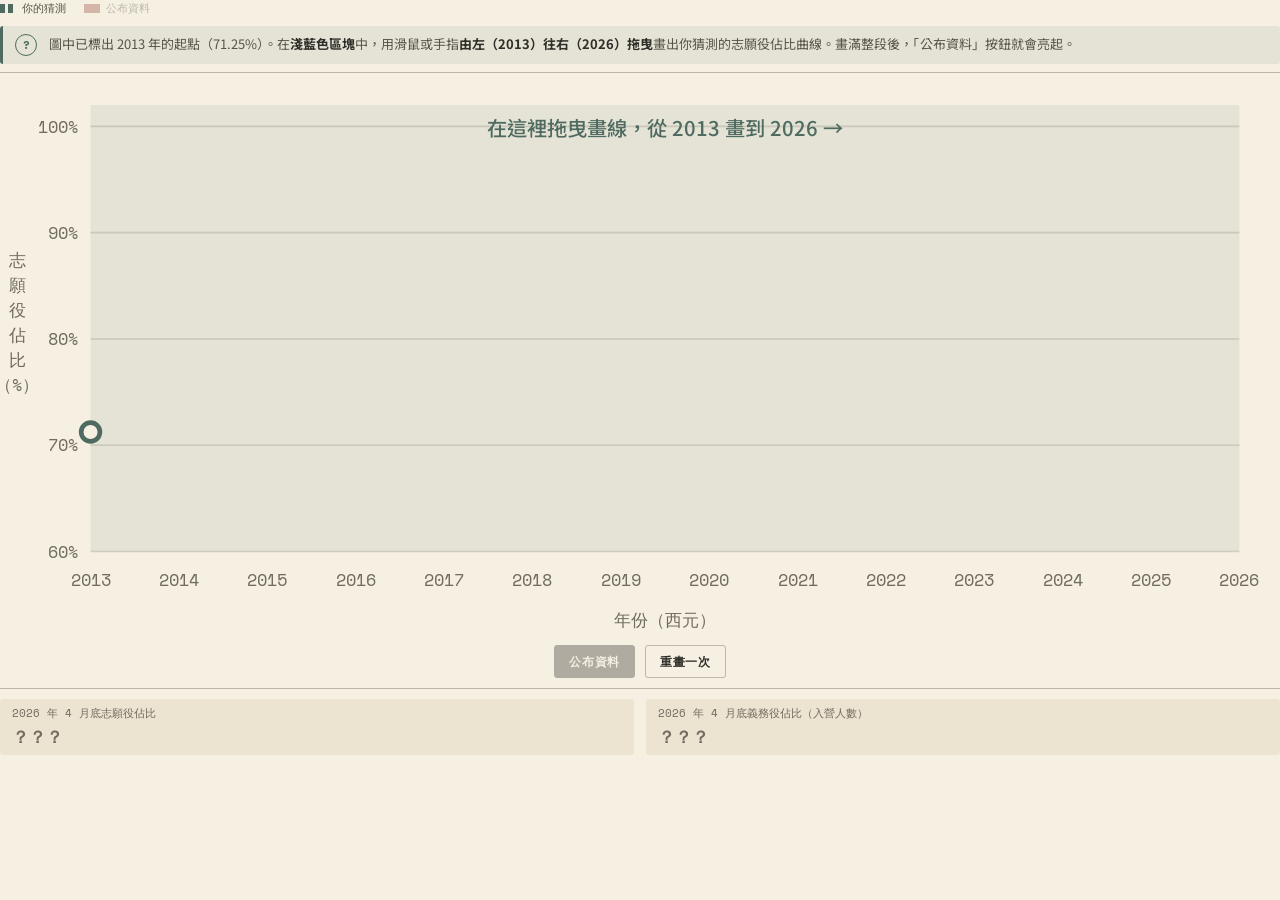
<file: assets/interactive-004.html>
<!DOCTYPE html>
<html lang="zh-Hant">
<head>
<meta charset="UTF-8">
<meta name="viewport" content="width=device-width, initial-scale=1">
<title>志願役佔比猜猜看</title>
<style>
  @import url('https://fonts.googleapis.com/css2?family=Noto+Serif+TC:wght@500;700;900&family=Noto+Sans+TC:wght@400;500;700&family=Space+Mono:wght@400;700&display=swap');

  /* 與「國防預算分配佔比」圖卡同一套設計：米色底、紅／金／墨綠配色、Space Mono 標註 */
  :root{
    color-scheme: light;
    --bg: #F5F0E2;
    --surface: #F5F0E2;
    --surface-2: #ECE4D1;
    --ink: #302E29;
    --ink-soft: #58544B;
    --muted: #716B60;
    --hair: rgba(110,101,85,.22);
    --rule: #BFB6A4;
    --guess: #4F6B61;
    --guess-soft: rgba(79,107,97,.10);
    --actual: #984B3E;
    --actual-soft: rgba(152,75,62,.09);
    --mono: 'Space Mono', monospace;
  }

  *{box-sizing:border-box;}
  html{color-scheme:light; background:var(--bg);}
  body{
    margin:0;
    background:var(--bg);
    color:var(--ink);
    font-family:"Noto Sans TC","PingFang TC","Microsoft JhengHei",sans-serif;
    -webkit-font-smoothing:antialiased;
    padding:0;
    overflow:hidden;
  }

  .wrap{ width:100%; margin:0; }
  .card{ background:transparent; border:0; padding:0; }

  .legend{
    display:flex;
    flex-wrap:wrap;
    justify-content:flex-start;
    gap:9px 18px;
    margin:0 0 18px;
    font-family:var(--mono);
    font-size:11px;
    color:var(--ink-soft);
  }
  .legend .item{display:inline-flex;align-items:center;gap:6px;transition:opacity .3s;}
  .legend .item.dim{opacity:.35;}
  .legend .swatch{width:16px;height:9px;display:inline-block;}
  .legend .swatch.guess{background:repeating-linear-gradient(90deg, var(--guess) 0 5px, transparent 5px 8px);}
  .legend .swatch.actual{background:var(--actual);}

  .banner{
    display:flex;
    gap:12px;
    align-items:flex-start;
    border-radius:3px;
    padding:11px 14px;
    margin-bottom:14px;
  }
  .banner .icon{
    font-family:var(--mono);
    font-weight:700;
    font-size:11px;
    color:currentColor;
    background:transparent;
    border:1.5px solid currentColor;
    border-radius:50%;
    width:22px;height:22px;
    display:flex;align-items:center;justify-content:center;
    flex:none;
  }
  .banner p{
    margin:0;
    font-size:13.5px;
    line-height:1.7;
    color:var(--ink-soft);
  }
  .banner strong{color:var(--ink);}
  .banner--guess{ background:var(--guess-soft); border-left:3px solid var(--guess); color:var(--guess); }
  .banner--actual{ background:var(--actual-soft); border-left:3px solid var(--actual); color:var(--actual); }

  .chart-shell{
    position:relative;
    touch-action:none;
    user-select:none;
    -webkit-user-select:none;
    cursor:crosshair;
    border-top:1px solid var(--rule);
    padding-top:8px;
  }
  .chart-shell.locked{cursor:default;}

  svg{display:block;width:100%;height:auto;}

  .axis-label{ font-family:var(--mono); font-size:11px; fill:var(--muted); }
  .axis-title{ font-family:var(--mono); font-size:11px; font-weight:400; fill:var(--muted); }
  .gridline{stroke:var(--hair);stroke-width:1;}
  .zone-fill{fill:var(--guess-soft);}

  .hint-text{ font-family:"Noto Sans TC",sans-serif; font-size:13px; font-weight:500; fill:var(--guess); }

  .pt{stroke:var(--surface);stroke-width:2;}
  .start-anchor{
    fill:var(--surface);
    stroke:var(--guess);
    stroke-width:3;
    transform-box:fill-box;
    transform-origin:center;
    animation:startPulse 1.55s ease-in-out infinite;
  }
  .chart-shell.has-started .start-anchor{animation:none;}
  @keyframes startPulse{
    0%,100%{transform:scale(.9);opacity:.72;}
    50%{transform:scale(1.24);opacity:1;}
  }

  .anno-tag{ font-family:"Noto Sans TC",sans-serif; font-weight:700; font-size:13px; }
  .anno-bg{ fill:var(--surface); opacity:.92; }

  .controls{
    display:flex;
    flex-wrap:wrap;
    gap:10px;
    align-items:center;
    justify-content:center;
    margin-top:14px;
  }

  button{
    font-family:var(--mono);
    font-weight:700;
    font-size:11.5px;
    letter-spacing:.06em;
    border-radius:3px;
    padding:7px 14px;
    border:1px solid var(--ink);
    background:var(--ink);
    color:var(--surface);
    cursor:pointer;
    transition:transform .15s ease, opacity .2s ease;
  }
  button:hover{transform:translateY(-1px);}
  button:active{transform:translateY(0);}
  button:disabled{ opacity:.35; cursor:not-allowed; transform:none; }
  button.ghost{ background:transparent; color:var(--ink); border-color:var(--rule); }
  button:focus-visible{outline:2px solid #7E3D31;outline-offset:3px;}

  .status:empty{display:none;}
  .status{ font-family:var(--mono); font-size:11px; color:var(--muted); }

  .reveal{
    display:block;
    margin-top:16px;
    padding-top:14px;
    border-top:1px solid var(--rule);
  }
  .reveal.show{display:block;}

  .score-row{ display:flex; gap:12px; flex-wrap:wrap; }
  .score-tile{
    flex:1 1 180px;
    background:var(--surface-2);
    border-radius:3px;
    padding:9px 14px;
  }
  .score-tile .k{ font-family:var(--mono); font-size:10.5px; line-height:1.6; color:var(--muted); font-weight:400; }
  .score-tile .v{ font-family:var(--mono); font-size:19px; font-weight:700; margin-top:2px; color:var(--ink); }
  .score-tile.hero .v{color:var(--muted);}
  .reveal .score-tile .v{color:var(--muted);}
  .reveal.show .score-tile .v{color:var(--actual);}

  /* 電腦版（iframe 寬度較大時）：收緊間距，圖表高度略壓 */
  @media (min-width:680px){
    .legend{margin-bottom:10px;}
    .banner{padding:8px 12px; margin-bottom:8px;}
    .banner p{font-size:13px; line-height:1.6;}
    .chart-shell{padding-top:4px;}
    .controls{margin-top:6px;}
    .reveal{margin-top:10px; padding-top:10px;}
    .score-tile{padding:6px 12px;}
    .score-tile .v{font-size:17px;}
  }
  @media (max-width:560px){
    .banner p{font-size:12.5px;}
    .axis-label{font-size:20px;}
    .axis-title{font-size:20px;}
    .y-title{display:none;}
    .hint-text{font-size:22px;}
  }

  @media (prefers-reduced-motion: reduce){
    *{transition:none !important; animation:none !important;}
  }
</style>
</head>
<body>


<div class="wrap">
  <div class="card">
    <div class="legend" aria-label="圖例">
      <span class="item" id="legend-guess"><span class="swatch guess"></span>你的猜測</span>
      <span class="item dim" id="legend-actual"><span class="swatch actual"></span>公布資料</span>
    </div>
    <div class="banner banner--guess" id="taskBanner">
      <span class="icon">?</span>
      <p>圖中已標出 2013 年的起點（71.25%）。在<strong>淺藍色區塊</strong>中，用滑鼠或手指<strong>由左（2013）往右（2026）拖曳</strong>畫出你猜測的志願役佔比曲線。畫滿整段後，「公布資料」按鈕就會亮起。</p>
    </div>

    <div class="banner banner--actual" id="calloutBanner" style="display:none;">
      <span class="icon">!</span>
      <p><strong>趨勢在近年再度轉折：</strong>2018 至 2023 年志願役佔比接近或達 100%；義務役佔比則由 2024 年的 1.7% 升至 2025 年的 3.4%，2026 年 4 月底預判為 4.6%。2024 年起的志願役佔比以 100% 扣除義務役佔比推算。</p>
    </div>


    <div class="chart-shell" id="chartShell">
      <svg id="chart" viewBox="0 0 820 440" preserveAspectRatio="xMidYMid meet" role="img" aria-label="志願役佔比互動圖表：拖曳畫出 2013 到 2026 年的預測線"></svg>
    </div>

    <div class="controls">
      <button id="revealBtn" disabled>公布資料</button>
      <button class="ghost" id="resetBtn">重畫一次</button>
      <span class="status" id="statusText"></span>
    </div>

    <div class="reveal" id="revealPanel">
      <div class="score-row">
        <div class="score-tile">
          <div class="k">2026 年 4 月底志願役佔比</div>
          <div class="v" id="volValue">？？？</div>
        </div>
        <div class="score-tile hero">
          <div class="k">2026 年 4 月底義務役佔比（入營人數）</div>
          <div class="v" id="consValue">？？？</div>
        </div>
      </div>
    </div>
  </div>

</div>

<script>
(function(){
  const data = [
    {y:2013, roc:102, vol:124758, volPct:71.25,  cons:50333, consPct:28.75,  forecast:false},
    {y:2014, roc:103, vol:130714, volPct:78.29,  cons:36247, consPct:21.71,  forecast:false},
    {y:2015, roc:104, vol:139268, volPct:77.14,  cons:41292, consPct:22.86,  forecast:false},
    {y:2016, roc:105, vol:144691, volPct:90.10,  cons:15953, consPct:9.90,   forecast:false},
    {y:2017, roc:106, vol:146785, volPct:97.27,  cons:4121,  consPct:2.73,   forecast:false},
    {y:2018, roc:107, vol:155412, volPct:99.99,  cons:9,     consPct:0.01,   forecast:false},
    {y:2019, roc:108, vol:162039, volPct:99.997, cons:5,     consPct:0.003,  forecast:false},
    {y:2020, roc:109, vol:164063, volPct:99.999, cons:1,     consPct:0.001,  forecast:false},
    {y:2021, roc:110, vol:164884, volPct:100,    cons:0,     consPct:0,      forecast:false},
    {y:2022, roc:111, vol:159392, volPct:100,    cons:0,     consPct:0,      forecast:false},
    {y:2023, roc:112, vol:154686, volPct:100,    cons:0,     consPct:0,      forecast:false},
    {y:2024, roc:113, volPct:98.3, cons:6956,  consPct:1.7, forecast:false},
    {y:2025, roc:114, volPct:96.6, cons:8291,  consPct:3.4, forecast:false},
    {y:2026, roc:115, volPct:95.4, cons:11472, consPct:4.6, forecast:true},
  ];

  const years = data.map(d=>d.y);
  const W = 820, H = window.innerWidth >= 680 ? 360 : 440;
  document.getElementById('chart').setAttribute('viewBox', `0 0 ${W} ${H}`);
  const M = {top:18, right:26, bottom:56, left:58};
  const plotW = W - M.left - M.right;
  const plotH = H - M.top - M.bottom;

  const yMin = 60, yMax = 102;
  function xScale(year){ return M.left + (year - years[0])/(years[years.length-1]-years[0]) * plotW; }
  function yScale(val){ return M.top + (1 - (val - yMin)/(yMax-yMin)) * plotH; }
  function yInv(py){ const t = 1 - (py - M.top)/plotH; return yMin + t*(yMax-yMin); }

  const svg = document.getElementById('chart');
  const ns = 'http://www.w3.org/2000/svg';
  function el(tag, attrs){
    const e = document.createElementNS(ns, tag);
    for(const k in attrs) e.setAttribute(k, attrs[k]);
    return e;
  }

  // gridlines + axis tick labels
  const gGrid = el('g',{});
  [60,70,80,90,100].forEach(v=>{
    const ly = yScale(v);
    gGrid.appendChild(el('line',{x1:M.left,x2:W-M.right,y1:ly,y2:ly,class:'gridline'}));
    const t = el('text',{x:M.left-8,y:ly+4,class:'axis-label','text-anchor':'end'});
    t.textContent = v+'%';
    gGrid.appendChild(t);
  });
  years.forEach(yr=>{
    const t = el('text',{x:xScale(yr), y:H-M.bottom+22, class:'axis-label','text-anchor':'middle'});
    t.textContent = yr;
    gGrid.appendChild(t);
  });
  svg.appendChild(gGrid);

  // axis titles
  const yAxisTitle = el('text',{
    x: 11, y: M.top + plotH / 2 - 40,
    class:'axis-title y-title', 'text-anchor':'middle'
  });
  [...'志願役佔比'].forEach((char, index)=>{
    const line = el('tspan',{x:11, dy:index === 0 ? 0 : 16});
    line.textContent = char;
    yAxisTitle.appendChild(line);
  });
  const yAxisUnit = el('tspan',{x:11, dy:16});
  yAxisUnit.textContent = '（%）';
  yAxisTitle.appendChild(yAxisUnit);
  svg.appendChild(yAxisTitle);

  const xAxisTitle = el('text',{
    x: M.left+plotW/2, y: H-8,
    class:'axis-title', 'text-anchor':'middle'
  });
  xAxisTitle.textContent = '年份（西元）';
  svg.appendChild(xAxisTitle);

  // shaded guess zone spans the whole chart now — the user draws from year one
  const zoneX0 = xScale(years[0]);
  const zoneX1 = xScale(years[years.length-1]);
  svg.appendChild(el('rect',{x:zoneX0, y:M.top, width:zoneX1-zoneX0, height:plotH, class:'zone-fill'}));
  const hint = el('text',{x:(zoneX0+zoneX1)/2, y:M.top+20, class:'hint-text','text-anchor':'middle', style:'transition:opacity .4s ease'});
  hint.textContent = '在這裡拖曳畫線，從 2013 畫到 2026 →';
  svg.appendChild(hint);

  function pathFor(pts){
    return pts.map((p,i)=>(i===0?'M':'L')+p.x.toFixed(2)+' '+p.y.toFixed(2)).join(' ');
  }

  // fixed starting anchor — the one point everyone starts from: 2013, 71.25%
  const startPt = {x:xScale(data[0].y), y:yScale(data[0].volPct)};
  svg.appendChild(el('circle',{cx:startPt.x, cy:startPt.y, r:6, class:'start-anchor'}));

  // user guess path (drawn live) — thicker stroke for a hand-drawn feel, no per-point dots
  const guessPath = el('path',{d:'', fill:'none', stroke:'var(--guess)','stroke-width':5,'stroke-dasharray':'9 7','stroke-linecap':'round','stroke-linejoin':'round'});
  svg.appendChild(guessPath);

  // actual reveal path (hidden initially) — thicker stroke, solid
  const actualPath = el('path',{d:'', fill:'none', stroke:'var(--actual)','stroke-width':5,'stroke-linecap':'round','stroke-linejoin':'round', opacity:0});
  svg.appendChild(actualPath);
  const actualDotsGroup = el('g',{});
  svg.appendChild(actualDotsGroup);
  const annoGroup = el('g',{opacity:0});
  svg.appendChild(annoGroup);

  function addAnnotation(idx, lines, preferAbove){
    const px = xScale(data[idx].y);
    const py = yScale(data[idx].volPct);
    const tagW = Math.max(...lines.map(l=>l.length))*7.6 + 16;
    const tagH = lines.length*15 + 10;
    const gap = 14;
    let tagY = preferAbove ? (py - gap - tagH) : (py + gap);
    tagY = clampAnno(tagY, 4, H - M.bottom - tagH - 4);
    const tagX = clampAnno(px - tagW/2, M.left, W-M.right-tagW);
    const connectY = (tagY + tagH <= py) ? tagY + tagH : (tagY >= py ? tagY : py);
    const g = el('g',{});
    g.appendChild(el('line',{x1:px, y1:py, x2:px, y2:connectY, stroke:'var(--actual)','stroke-width':1,'stroke-dasharray':'2 3'}));
    g.appendChild(el('rect',{x:tagX, y:tagY, width:tagW, height:tagH, rx:8, class:'anno-bg', stroke:'var(--actual)', 'stroke-width':1}));
    lines.forEach((line,i)=>{
      const t = el('text',{x:tagX+8, y:tagY+16+i*15, class:'anno-tag', fill:'var(--actual)'});
      t.textContent = line;
      g.appendChild(t);
    });
    return g;
  }
  function clampAnno(v,lo,hi){ return Math.max(lo, Math.min(hi, v)); }

  // interaction
  const shell = document.getElementById('chartShell');
  let drawing = false;
  let rawPoints = [];
  let guessValues = null;
  let revealed = false;

  const statusText = document.getElementById('statusText');
  const revealBtn = document.getElementById('revealBtn');
  const resetBtn = document.getElementById('resetBtn');

  function svgPoint(evt){
    const rect = svg.getBoundingClientRect();
    const clientX = evt.touches ? evt.touches[0].clientX : evt.clientX;
    const clientY = evt.touches ? evt.touches[0].clientY : evt.clientY;
    const px = (clientX - rect.left) / rect.width * W;
    const py = (clientY - rect.top) / rect.height * H;
    return {px, py};
  }

  function clamp(v,lo,hi){return Math.max(lo,Math.min(hi,v));}

  function updateGuessFromRaw(){
    if(rawPoints.length < 2){ guessPath.setAttribute('d',''); return; }
    const sorted = rawPoints.slice().sort((a,b)=>a.x-b.x);
    guessPath.setAttribute('d', pathFor(sorted));

    const vals = [];
    for(let i=0; i<data.length; i++){
      const targetX = clamp(xScale(data[i].y), sorted[0].x, sorted[sorted.length-1].x);
      let val = null;
      for(let j=0;j<sorted.length-1;j++){
        if(sorted[j].x<=targetX && sorted[j+1].x>=targetX){
          const t = (targetX-sorted[j].x)/((sorted[j+1].x-sorted[j].x)||1);
          const py = sorted[j].y + t*(sorted[j+1].y-sorted[j].y);
          val = clamp(yInv(py), 0, 100);
          break;
        }
      }
      if(val===null){
        const nearest = sorted.reduce((a,b)=> Math.abs(b.x-targetX)<Math.abs(a.x-targetX)?b:a);
        val = clamp(yInv(nearest.y),0,100);
      }
      vals.push(val);
    }
    guessValues = vals;

    const zoneWidth = zoneX1 - zoneX0;
    const coveredWidth = sorted[sorted.length-1].x - sorted[0].x;
    const coveredEnough = coveredWidth >= zoneWidth * 0.6;

    if(coveredEnough){
      revealBtn.disabled = false;
      statusText.textContent = '';
    } else {
      revealBtn.disabled = true;
      statusText.textContent = '';
    }
  }

  function pointerDown(evt){
    if(revealed) return;
    const p = svgPoint(evt);
    const startsAtAnchor = Math.hypot(p.px - startPt.x, p.py - startPt.y) <= 24;
    if(!startsAtAnchor) return;
    drawing = true;
    rawPoints = [{x:startPt.x, y:startPt.y}];
    shell.classList.add('has-started');
    shell.setPointerCapture && evt.pointerId!=null && shell.setPointerCapture(evt.pointerId);
    handleMove(evt);
    evt.preventDefault();
  }
  function pointerMove(evt){
    if(!drawing || revealed) return;
    handleMove(evt);
    evt.preventDefault();
  }
  function pointerUp(){
    drawing = false;
  }
  function handleMove(evt){
    const p = svgPoint(evt);
    const cx = clamp(p.px, zoneX0, zoneX1);
    const cy = clamp(p.py, M.top, H-M.bottom);
    rawPoints.push({x:cx, y:cy});
    if(rawPoints.length > 4000) rawPoints.shift();
    updateGuessFromRaw();
  }

  shell.addEventListener('pointerdown', pointerDown);
  shell.addEventListener('pointermove', pointerMove);
  window.addEventListener('pointerup', pointerUp);
  shell.addEventListener('touchstart', pointerDown, {passive:false});
  shell.addEventListener('touchmove', pointerMove, {passive:false});
  window.addEventListener('touchend', pointerUp);

  function resetGuess(){
    rawPoints = [];
    guessValues = null;
    guessPath.setAttribute('d','');
    revealBtn.disabled = true;
    revealed = false;
    shell.classList.remove('locked');
    shell.classList.remove('has-started');
    statusText.textContent = '';
    document.getElementById('volValue').textContent = '？？？';
    document.getElementById('consValue').textContent = '？？？';
    actualPath.setAttribute('opacity',0);
    actualDotsGroup.innerHTML = '';
    annoGroup.innerHTML = '';
    annoGroup.setAttribute('opacity',0);
    hint.setAttribute('opacity', 1);
    document.getElementById('revealPanel').classList.remove('show');
    document.getElementById('legend-actual').classList.add('dim');
    document.getElementById('taskBanner').style.display = 'flex';
    document.getElementById('calloutBanner').style.display = 'none';
  }
  resetBtn.addEventListener('click', resetGuess);

  revealBtn.addEventListener('click', ()=>{
    if(!guessValues) return;
    revealed = true;
    shell.classList.add('locked');
    revealBtn.disabled = true;
    document.getElementById('legend-actual').classList.remove('dim');
    hint.setAttribute('opacity', 0);
    document.getElementById('taskBanner').style.display = 'none';
    document.getElementById('calloutBanner').style.display = 'flex';

    const pts = data.map(d=>({x:xScale(d.y), y:yScale(d.volPct)}));
    actualPath.setAttribute('d', pathFor(pts));
    actualPath.setAttribute('opacity',1);
    const len = actualPath.getTotalLength();
    actualPath.style.transition = 'none';
    actualPath.setAttribute('stroke-dasharray', len);
    actualPath.setAttribute('stroke-dashoffset', len);
    actualPath.getBoundingClientRect();
    requestAnimationFrame(()=>{
      actualPath.style.transition = 'stroke-dashoffset 1.6s ease';
      actualPath.setAttribute('stroke-dashoffset', 0);
    });

    setTimeout(()=>{
      pts.forEach(p=>actualDotsGroup.appendChild(el('circle',{cx:p.x,cy:p.y,r:4.5,fill:'var(--actual)',class:'pt', opacity:0})));
      Array.from(actualDotsGroup.children).forEach((c,i)=>{
        setTimeout(()=>{ c.setAttribute('opacity',1); }, i*70);
      });

      annoGroup.setAttribute('opacity',0);
    }, 1650);

    setTimeout(()=>{
      const panel = document.getElementById('revealPanel');
      document.getElementById('volValue').textContent = '95.4%';
      document.getElementById('consValue').textContent = '4.6%（預判 11,472 人）';
      panel.classList.add('show');
    }, 1750);
  });
  // 回報內容高度給外層頁面，讓 iframe 高度貼合內容
  const wrapEl = document.querySelector('.wrap');
  let lastH = 0;
  function reportHeight(){
    const h = Math.ceil(wrapEl.getBoundingClientRect().height);
    if(h && h !== lastH && window.parent !== window){
      lastH = h;
      window.parent.postMessage({type:'enlist-chart-height', height:h}, '*');
    }
  }
  if('ResizeObserver' in window) new ResizeObserver(reportHeight).observe(wrapEl);
  window.addEventListener('load', reportHeight);
  window.addEventListener('resize', reportHeight);
  reportHeight();
})();
</script>

</body>
</html>
</file>
<file: styles.css>
:root{
    --paper:#F7F5EF;
    --paper-deep:#EDEAE0;
    --beige:#E8E3D3;
    --beige-deep:#DDD6C0;
    --ink:#292A28;
    --ink-soft:#46473F;
    --ink-faint:#A6A092;
    --ink-caption:#78766A;
    --olive:#4B5240;
    --olive-dark:#33392B;
    --olive-mid:#6E7364;
    --brick:#7A2A28;
    --brick-soft:#A65248;
    --brass:#A9803F;
    --mustard:#E9DDB8;
    --line: rgba(30,28,22,0.14);
    --line-strong: rgba(30,28,22,0.28);
    /* 卷別識別色：卷一現場＝磚紅、卷二現況＝橄欖、卷三軍審法＝鐵青、卷四制度＝赭黃、卷五幕後＝墨色 */
    --vol-1:#7A2A28;
    --vol-1-tint:#5C2624;
    --vol-2:#4B5240;
    --vol-2-tint:#3A3F32;
    --vol-3:#3D4E5C;
    --vol-3-tint:#2B3944;
    --vol-4:#8A6423;
    --vol-4-tint:#6B4D1B;
    --vol-5:#33342E;
    --vol-5-tint:#242520;
    --font-display:'Noto Serif TC', serif;
    --font-body:'Noto Sans TC', sans-serif;
    --font-mono:'Space Mono', monospace;
    --font-round:'Zen Maru Gothic', 'Yuanti TC', 'PingFang TC', sans-serif;
    --font-modern:'M PLUS Rounded 1c', 'PingFang TC', sans-serif;
    --max: 880px;
    --header-h: 57px;
    --col-w: 640px;
  }
  *{box-sizing:border-box;}
  html{scroll-behavior:smooth;}
  body{
    margin:0;
    background:var(--paper);
    color:var(--ink);
    font-family:var(--font-body);
    line-height:1.8;
    -webkit-font-smoothing:antialiased;
  }
  @media (prefers-reduced-motion: reduce){
    html{scroll-behavior:auto;}
    *{animation-duration:0.001ms !important; transition-duration:0.001ms !important;}
  }
  a{color:inherit;}
  button{font-family:inherit;}
  :focus-visible{outline:2px solid var(--brick); outline-offset:3px;}


  /* ---------- Site chrome ---------- */
  .site-header{
    position:fixed; top:0; left:0; right:0; z-index:200;
    height:var(--header-h);
    box-sizing:border-box;
    display:flex; align-items:center; justify-content:space-between;
    padding:0 24px;
    background:var(--ink);
    backdrop-filter:none;
    border-bottom:1px solid rgba(255,255,255,0.14);
  }
  .site-header .mark{
    font-family:var(--font-mono);
    font-size:12px;
    letter-spacing:0.12em;
    color:rgba(255,255,255,0.86);
  }
  .site-header .mark b{color:#FFFFFF; font-weight:700;}
  .site-header .issue{
    font-family:var(--font-mono);
    font-size:11px;
    color:rgba(255,255,255,0.86);
    letter-spacing:0.08em;
    max-width:56vw;
    white-space:nowrap;
    overflow:hidden;
    text-overflow:ellipsis;
  }
  @media (max-width:480px){
    .site-header{padding:0 14px;}
    .site-header .mark{font-size:10.5px;}
    .site-header .mark .mark-sub{display:none;}
    .site-header .issue{font-size:10px; max-width:52vw;}
  }

  main{max-width:var(--max); margin:0 auto; padding: var(--header-h) 24px 120px;}

  .view{display:none;}
  .view.active{display:block; animation: rise 0.5s ease both;}
  @keyframes rise{
    from{opacity:0; transform:translateY(14px);}
    to{opacity:1; transform:translateY(0);}
  }

  /* ================= LAYER 1 : HOME ================= */

  .hero{
    position:relative;
    width:100vw;
    margin-left:calc(50% - 50vw);
    margin-top:calc(-1 * var(--header-h));
    height:100vh;
    height:100dvh;
    display:flex;
    align-items:flex-end;
    justify-content:center;
    overflow:hidden;
    text-align:center;
    border-bottom:1px solid var(--line-strong);
  }
  .hero-bg{
    position:absolute; inset:0;
    width:100%; height:100%;
    object-fit:cover;
    object-position:center 65%;
    filter:sepia(10%) contrast(1.02);
    transform:scale(1.18) translateX(7%);
    transform-origin:center 65%;
  }
  .hero-scrim{
    position:absolute; inset:0;
    background:linear-gradient(180deg,
      rgba(20,18,14,0.08) 0%,
      rgba(20,18,14,0.18) 38%,
      rgba(20,18,14,0.72) 78%,
      rgba(20,18,14,0.9) 100%);
  }
  .hero-content{
    position:relative; z-index:2;
    max-width:900px;
    padding:80px 24px clamp(70px, 13vh, 140px);
  }
  .hero .eyebrow{
    font-family:var(--font-mono);
    font-size:12px;
    letter-spacing:0.2em;
    color:#E8B98C;
    text-transform:uppercase;
  }
  .hero h1{
    font-family:var(--font-display);
    font-weight:900;
    font-size:clamp(30px, 5.6vw, 54px);
    line-height:1.3;
    margin:18px 0 10px;
    letter-spacing:0.02em;
    color:#F7F3E7;
    text-shadow:0 2px 18px rgba(0,0,0,0.35);
  }
  .hero h2{
    font-family:var(--font-mono);
    font-weight:400;
    font-style:normal;
    font-size:12px;
    letter-spacing:0.2em;
    text-transform:uppercase;
    color:rgba(255,255,255,0.8);
    margin:0 0 18px;
  }
  .hero .caption{
    font-family:var(--font-mono);
    font-size:10.5px;
    color:rgba(247,243,231,0.55);
    letter-spacing:0.05em;
  }

  .intro{
    padding:40px 0 48px;
    border-top:1px solid var(--line);
  }
  .intro .credits{
    display:none;
  }
  .intro p{font-size:16px; color:var(--ink-soft); max-width:64ch; margin:0 auto 20px;}

  .articles{
    width:100vw;
    margin-left:calc(50% - 50vw);
    padding:20px clamp(20px, 5vw, 64px) 80px;
    background:var(--olive-dark);
  }
  .articles > h3{
    font-family:var(--font-mono);
    font-size:12px; letter-spacing:0.16em; text-transform:uppercase;
    color:rgba(237,233,220,0.6); margin:0 auto 16px; max-width:1080px;
  }
  .card-grid{
    display:flex;
    flex-direction:column;
    gap:20px;
    max-width:1080px;
    margin:0 auto;
  }
  .card-grid-loading{
    color:rgba(237,233,220,0.45);
    font-size:13px;
    letter-spacing:0.05em;
    text-align:center;
    padding:48px 0;
  }
  .site-credits{
    width:100vw;
    margin-left:calc(50% - 50vw);
    margin-bottom:-120px;
    padding:26px clamp(20px, 5vw, 64px);
    background:var(--ink);
  }
  .site-credits-inner{
    display:grid;
    grid-template-columns:repeat(auto-fit, minmax(140px,1fr));
    gap:14px 24px;
    max-width:960px;
    margin:0 auto;
    font-family:var(--font-mono);
    font-size:12px;
    color:rgba(237,233,220,0.82);
  }
  .site-credits-inner span{color:rgba(237,233,220,0.5); display:block; font-size:10px; letter-spacing:0.1em; margin-bottom:2px;}
  /* ---- shared card look: rest olive-mid / hover beige / active brick ---- */
  .lead-card, .side-card{
    background:var(--olive-mid);
    color:var(--paper);
    cursor:pointer;
    text-align:left;
    border:1px solid rgba(41,42,40,0.16);
    margin:0;
    padding:0;
    appearance:none;
    -webkit-appearance:none;
    position:relative;
    display:flex;
    overflow:hidden;
    transition:background 0.25s ease, transform 0.25s ease, box-shadow 0.25s ease, border-color 0.25s ease;
  }
  .lead-card:hover, .lead-card:focus-visible,
  .side-card:hover, .side-card:focus-visible{
    box-shadow:4px 4px 0 rgba(41,42,40,0.18);
    background:var(--beige);
    border-color:var(--beige);
    transform:translateY(-2px);
  }
  .lead-card.active, .side-card.active{
    background:var(--brick);
    border-color:var(--brick);
    cursor:default;
  }
  .lead-card.active:hover, .side-card.active:hover{
    box-shadow:none; transform:none; background:var(--brick);
  }
  .lead-card .vol, .side-card .vol{
    font-family:var(--font-mono);
    letter-spacing:0.14em;
    color:#E8B98C;
    transition:color 0.25s ease;
  }
  .lead-card h4, .side-card h5{
    font-family:var(--font-display);
    font-weight:700; margin:0;
    color:var(--paper);
    transition:color 0.25s ease;
  }
  .lead-card p, .side-card p{
    margin:0; color:rgba(232,227,211,0.82);
    flex-grow:1;
    transition:color 0.25s ease;
  }
  .lead-card .go, .side-card .go{
    font-family:var(--font-mono); color:rgba(232,227,211,0.75);
    display:flex; align-items:center; gap:6px;
    transition:color 0.25s ease;
  }
  .lead-card .go::after, .side-card .go::after{content:"→"; transition:transform 0.2s ease;}
  .lead-card:hover .go::after, .side-card:hover .go::after{transform:translateX(4px);}
  .lead-card:hover .vol, .lead-card:focus-visible .vol,
  .side-card:hover .vol, .side-card:focus-visible .vol{color:var(--ink-faint);}
  .lead-card:hover h4, .lead-card:focus-visible h4,
  .side-card:hover h5, .side-card:focus-visible h5{color:var(--ink);}
  .lead-card:hover p, .lead-card:focus-visible p,
  .side-card:hover p, .side-card:focus-visible p{color:var(--ink-soft);}
  .lead-card:hover .go, .lead-card:focus-visible .go,
  .side-card:hover .go, .side-card:focus-visible .go{color:rgba(41,42,40,0.75);}
  .lead-card.active .vol, .side-card.active .vol{color:#E8B98C;}
  .lead-card.active h4, .side-card.active h5{color:var(--paper);}
  .lead-card.active p, .side-card.active p{color:rgba(232,227,211,0.82);}
  .lead-card.active .go, .side-card.active .go{color:rgba(232,227,211,0.75);}
  .lead-card.active .go::after, .side-card.active .go::after{content:none;}

  /* ---- 設計一：主稿＋側欄（卷一通欄主打，其餘四卷等寬並列） ---- */
  .lead-card{
    flex-direction:row;
    align-items:stretch;
  }
  .lead-card .lead-media{
    width:44%;
    flex:0 0 44%;
    height:auto;
    min-height:260px;
    background:linear-gradient(135deg,var(--beige),var(--paper-deep));
    overflow:hidden;
  }
  .lead-card .lead-media img{width:100%; height:100%; object-fit:cover; object-position:center 38%; display:block;}
  .lead-card .lead-text{
    flex:1 1 auto;
    padding:32px 36px;
    display:flex; flex-direction:column; justify-content:center; gap:12px;
  }
  .lead-card .vol{font-size:11px; letter-spacing:0.16em;}
  .lead-card h4{font-size:clamp(20px,2.4vw,27px); line-height:1.45; margin-top:2px;}
  .lead-card p{font-size:13.5px; line-height:1.85;}
  .lead-card .go{font-size:11px; font-weight:700; letter-spacing:.05em; margin-top:6px;}

  /* ---- 設計一：其餘四卷，桌面單列四欄並排 ---- */
  .side-row{
    display:grid;
    grid-template-columns:repeat(4, 1fr);
    gap:16px;
  }
  .side-card{
    flex-direction:column;
    min-height:0;
  }
  .side-card .side-media{
    width:100%; height:130px;
    background:linear-gradient(135deg,var(--beige),var(--paper-deep));
    overflow:hidden;
  }
  .side-card .side-media img{width:100%; height:100%; object-fit:cover; display:block;}
  .side-card .side-text{
    padding:14px 15px 16px;
    display:flex; flex-direction:column; gap:7px; flex:1 1 auto;
  }
  .side-card .vol{font-size:10px; letter-spacing:0.1em;}
  .side-card h5{font-size:14px; line-height:1.4;}
  .side-card p{
    font-size:11.5px; line-height:1.6;
    display:-webkit-box; -webkit-box-orient:vertical; -webkit-line-clamp:3; overflow:hidden;
  }
  .side-card .go{font-size:10px;}

  @media (max-width:860px){
    .lead-card{ flex-direction:column; align-items:stretch; }
    .lead-card .lead-media{ width:100%; flex:0 0 auto; min-height:0; height:clamp(140px, 30vw, 220px); }
    .lead-card .lead-text{ padding:16px 18px 20px; }
    .lead-card h4{ font-size:clamp(16px,3vw,20px); }
    .side-row{ grid-template-columns:repeat(2, 1fr); gap:10px; }
    .side-card .side-media{ height:96px; }
  }

  /* ---- 內文配圖待補的佔位框 ---- */
  .article-placeholder-figure{
    margin:26px auto 30px;
    max-width:var(--col-w);
  }
  .article-placeholder-figure .media-placeholder{
    aspect-ratio:16/10;
    border-radius:2px;
    border:1px dashed var(--line-strong);
    font-size:11px;
  }
  .article-placeholder-figure figcaption{
    margin-top:9px;
    font-size:12.5px;
    color:var(--ink-faint);
    text-align:center;
    line-height:1.6;
  }

  /* ---- 資訊卡：內文名詞旁點擊展開的補充說明 ---- */
  .info-term{
    color:var(--vol-accent, var(--brick));
    text-decoration:underline;
    text-decoration-style:dotted;
    text-decoration-thickness:1px;
    text-underline-offset:3px;
    cursor:pointer;
    background:none;
    border:none;
    padding:0;
    font:inherit;
  }
  .article-body .info-term,
  .lede .info-term{
    font-weight:700;
  }
  .info-term:hover{
    text-decoration-style:solid;
  }
  .info-term.is-active{
    text-decoration-style:solid;
  }
  .info-card-inline{
    max-width:var(--col-w);
    margin:14px auto 24px;
    padding:16px 20px;
    background:var(--paper-deep);
    border:1px solid var(--line-strong);
    text-shadow:none;
  }
  .info-card-inline-head{
    display:flex;
    align-items:center;
    justify-content:space-between;
    gap:12px;
    margin-bottom:8px;
  }
  .info-card-inline-title{
    font-family:var(--font-display);
    font-weight:700;
    font-size:14px;
    color:var(--ink);
    margin:2px 0 0;
    flex:1;
    text-shadow:none;
  }
  .info-card-inline-close{
    background:none;
    border:none;
    padding:0;
    font-size:16px;
    line-height:1;
    color:var(--ink-faint);
    cursor:pointer;
    flex-shrink:0;
    text-shadow:none;
  }
  .info-card-inline-close:hover{ color:var(--ink); }
  .info-card-inline-body{
    margin:0;
    text-shadow:none;
    font-size:13px;
    line-height:1.75;
    color:var(--ink-soft);
  }
  .source-link{
    color:var(--mustard);
    text-decoration:underline;
    text-decoration-style:dotted;
    text-decoration-thickness:1px;
    text-underline-offset:3px;
    font-weight:600;
  }
  .source-link:hover{ text-decoration-style:solid; }
  .info-card-inline-body .source-link{ color:var(--brick); }
  .info-card-backdrop{
    position:fixed;
    inset:0;
    background:rgba(16,15,10,0.28);
    opacity:0;
    visibility:hidden;
    transition:opacity 0.2s ease, visibility 0.2s ease;
    z-index:200;
  }
  .info-card-backdrop.is-visible{
    opacity:1;
    visibility:visible;
  }
  .info-card-panel{
    position:fixed;
    top:0;
    right:0;
    height:100%;
    width:min(320px, 86vw);
    background:var(--paper);
    border-left:1px solid var(--line-strong);
    box-shadow:-8px 0 28px rgba(16,15,10,0.16);
    z-index:201;
    padding:28px 26px 30px;
    overflow-y:auto;
    transform:translateX(100%);
    transition:transform 0.26s cubic-bezier(.32,.72,.35,1);
  }
  .info-card-panel.is-visible{
    transform:translateX(0);
  }
  .info-card-panel .info-card-eyebrow{
    font-family:var(--font-mono);
    font-size:10.5px;
    letter-spacing:.08em;
    color:var(--ink-faint);
    margin:0 0 10px;
  }
  .info-card-panel .info-card-title{
    font-family:var(--font-display);
    font-size:19px;
    font-weight:700;
    color:var(--ink);
    margin:0 0 14px;
    padding-bottom:12px;
    border-bottom:1px solid var(--line-strong);
  }
  .info-card-panel .info-card-body{
    font-size:14.5px;
    line-height:1.85;
    color:var(--ink-soft);
  }
  .info-card-panel .info-card-close{
    position:absolute;
    top:20px;
    right:20px;
    width:28px; height:28px;
    border:1px solid var(--line-strong);
    background:transparent;
    border-radius:50%;
    color:var(--ink-soft);
    font-size:15px;
    line-height:1;
    cursor:pointer;
    display:flex; align-items:center; justify-content:center;
  }
  .info-card-panel .info-card-close:hover{
    background:var(--paper2);
  }
  @media (max-width:640px){
    .info-card-panel{width:100%;}
  }

  /* ---- 圖說內的「完整簡介」連結（跳轉至文末人物小傳） ---- */
  .figure-caption-link{
    display:inline-block;
    margin-left:8px;
    font-family:var(--font-mono);
    font-size:11px;
    letter-spacing:.02em;
    color:var(--vol-accent, var(--brick));
    text-decoration:none;
    border-bottom:1px dotted var(--vol-accent, var(--brick));
    white-space:nowrap;
  }
  .figure-caption-link:hover{ border-bottom-style:solid; }

  /* ---- 文末「文中人物」小傳附錄 ---- */
  .people-appendix{
    max-width:var(--col-w);
    margin:44px auto 10px;
    padding:24px 22px 8px;
    background:var(--paper-deep);
    border-radius:2px;
  }
  .people-appendix-title{
    font-family:var(--font-mono);
    font-size:11px;
    letter-spacing:.06em;
    color:var(--ink-faint);
    margin:0 0 18px;
    padding-bottom:12px;
    border-bottom:1px solid var(--line-strong);
  }
  .people-appendix-entry{
    display:flex;
    gap:16px;
    margin-bottom:22px;
    scroll-margin-top:80px;
  }
  .people-appendix-entry img{
    width:68px; height:68px;
    object-fit:cover;
    border-radius:2px;
    flex-shrink:0;
  }
  .people-appendix-entry-body{
    font-size:13px;
    line-height:1.8;
    color:var(--ink-soft);
  }
  .people-appendix-entry-body strong{
    display:block;
    color:var(--ink);
    font-size:15px;
    font-family:var(--font-display);
    margin-bottom:5px;
  }
  .people-appendix-backlink{
    display:inline-block;
    margin-top:7px;
    font-family:var(--font-mono);
    font-size:10.5px;
    color:var(--vol-accent, var(--brick));
    text-decoration:none;
  }
  .people-appendix-backlink:hover{ text-decoration:underline; }
  @media (max-width:520px){
    .people-appendix-entry{ flex-direction:column; }
    .people-appendix-entry img{ width:100%; height:auto; aspect-ratio:16/10; }
  }

  /* ---- 卷一暗色戰術背景上的圖說連結／附錄配色 ---- */
  body.article-one-pattern-active .figure-caption-link{ color:var(--mustard); border-bottom-color:var(--mustard); }
  body.article-one-pattern-active .people-appendix{ background:rgba(16,15,10,0.32); }
  body.article-one-pattern-active .people-appendix-title{ color:rgba(245,241,226,0.6); border-bottom-color:rgba(245,241,226,0.24); }
  body.article-one-pattern-active .people-appendix-entry-body{ color:rgba(245,241,226,0.82); text-shadow:0 1px 4px rgba(0,0,0,0.5); }
  body.article-one-pattern-active .people-appendix-entry-body strong{ color:#F5F1E2; }
  body.article-one-pattern-active .people-appendix-backlink{ color:var(--mustard); }

  /* ---- 無主圖時的預留版面（提示待補） ---- */
  .media-placeholder{
    width:100%; height:100%;
    background:
      repeating-linear-gradient(135deg, rgba(41,42,40,0.07) 0 10px, transparent 10px 20px),
      linear-gradient(135deg,var(--beige),var(--paper-deep));
    display:flex; align-items:center; justify-content:center;
    font-family:var(--font-mono); font-size:9px; letter-spacing:.08em;
    color:var(--ink-faint); text-align:center; padding:6px; line-height:1.5;
  }

  @media (max-width:760px){
    .side-row{grid-template-columns:1fr;}
  }

  /* ================= LAYER 2 : ARTICLE ================= */
  #view-article{position:relative; --vol-accent:var(--brick);}
  #view-article[data-vol="1"]{--vol-accent:var(--vol-1);}
  #view-article[data-vol="2"]{--vol-accent:var(--vol-2);}
  #view-article[data-vol="3"]{--vol-accent:var(--vol-3);}
  #view-article[data-vol="4"]{--vol-accent:var(--vol-4);}
  #view-article[data-vol="5"]{--vol-accent:var(--vol-5);}
  .article-head{
    padding:56px 0 4px;
    border-bottom:none;
  }
  .article-head .vol{
    font-family:var(--font-mono); font-size:12px; color:var(--vol-accent);
    letter-spacing:0.14em; margin-bottom:14px; display:block;
  }
  .article-head h1{
    font-family:var(--font-display); font-size:clamp(26px,4.6vw,40px);
    line-height:1.4; margin:0 0 18px;
  }
  .article-head .meta{
    font-family:var(--font-mono); font-size:11.5px; color:var(--ink);
    display:flex; gap:18px; flex-wrap:wrap;
  }

  .article-inline-figure{
    margin:32px auto;
    max-width:var(--col-w);
  }
  .article-body > .article-inline-figure:first-child{
    margin-top:-16px;
  }
  .article-inline-figure img{
    display:block; width:100%; height:auto;
    border:1px solid var(--line-strong);
  }
  .article-inline-figure figcaption{
    margin-top:10px;
    font-family:var(--font-mono); font-size:12.5px;
    color:var(--ink-caption); line-height:1.6;
    text-align:center;
  }
  .article-inline-figure.figure-caption-overlay{
    position:relative;
  }
  .article-inline-figure.figure-caption-overlay img{
    margin-bottom:0;
  }
  .article-inline-figure.figure-caption-overlay figcaption{
    position:absolute;
    left:12px; right:12px; bottom:12px;
    margin-top:0;
    padding:10px 14px;
    background:rgba(41,42,40,0.82);
    border:1px solid rgba(245,241,226,0.18);
    font-family:var(--font-body);
    font-size:12px;
    line-height:1.75;
    color:#F5F1E2;
    text-align:left;
  }
  /* 手機／窄屏：圖說改回圖片下方的一般樣式，避免長圖說疊壓在人物照片上 */
  @media (max-width:640px){
    .article-inline-figure.figure-caption-overlay figcaption{
      position:static;
      left:auto; right:auto; bottom:auto;
      margin-top:10px;
      padding:0;
      background:none;
      border:0;
      text-align:center;
    }
  }
  .article-double-figure{
    display:flex;
    justify-content:center;
    gap:14px;
    margin:32px auto;
    max-width:var(--col-w);
  }
  .article-double-figure figure{
    flex:0 0 auto;
    width:var(--fig-w, auto);
    max-width:100%;
    margin:0;
  }
  .article-double-figure img{
    display:block;
    height:var(--row-h, 320px);
    width:100%;
    border:1px solid var(--line-strong);
  }
  .article-double-figure figcaption{
    margin-top:10px;
    font-family:var(--font-mono); font-size:12.5px;
    color:var(--ink-caption); line-height:1.6;
    text-align:center;
  }
  @media (max-width:640px){
    .article-double-figure{ flex-direction:column; align-items:center; }
    .article-double-figure figure{ width:100% !important; }
    .article-double-figure img{ height:auto; width:100%; }
  }
  .article-game-figure figcaption:empty{display:none; margin:0;}
  .article-video-embed{
    position:relative;
    width:100%;
    aspect-ratio:16/9;
    border:1px solid var(--line-strong);
    background:#000;
    overflow:hidden;
  }
  .article-video-embed iframe{
    position:absolute;
    inset:0;
    width:100%;
    height:100%;
    border:0;
    display:block;
  }
  .article-facebook-embed{
    display:flex;
    flex-direction:column;
    width:100%;
    max-width:260px;
    margin:20px auto 24px;
    background:none;
    text-decoration:none;
    color:inherit;
  }
  .article-facebook-embed img{
    width:100%;
    display:block;
    border:1px solid #fff;
  }
  .fb-embed-para{ position:relative; }
  .fb-embed-main p{
    margin:0 auto 22px;
    max-width:var(--col-w);
  }
  .fb-embed-rail{
    margin:16px auto 26px;
    width:min(100%, 300px);
  }
  .fb-embed-rail figcaption{
    margin-top:10px;
    font-family:var(--font-mono); font-size:12.5px;
    color:var(--ink-caption); line-height:1.6;
    text-align:center;
  }
  @media (min-width:1300px){
    .fb-embed-rail{
      position:absolute;
      top:0;
      left:calc(50% + 320px + 36px);
      width:280px;
      margin:0;
    }
  }
  .article-instagram-embed{
    display:flex;
    justify-content:center;
    width:100%;
    max-width:var(--col-w);
    margin:20px auto 24px;
  }
  .article-instagram-embed iframe{
    width:100%;
    max-width:360px;
    height:640px;
    border:0;
    display:block;
    background:transparent;
  }
  .article-instagram-embed-rail{
    width:100%;
  }
  .article-instagram-embed-rail iframe{
    width:100%;
    height:460px;
    border:0;
    display:block;
    background:transparent;
  }
  .article-preview-figure{
    width:min(760px,calc(100vw - 48px));
    max-width:none;
    margin:46px 50% 54px;
    transform:translateX(-50%);
  }
  .article-preview-carousel{
    position:relative;
    display:flex;
    flex-direction:column;
    height:570px;
    background:transparent;
    overflow:visible;
  }
  .article-preview-stage{
    display:grid;
    flex:1 1 auto;
    min-height:0;
    grid-template-columns:minmax(0,.72fr) 50px minmax(0,1.7fr) 50px minmax(0,.72fr);
    gap:0;
    align-items:center;
    padding:18px 28px;
    overflow:hidden;
  }
  .article-preview-card{
    display:flex;
    min-width:0;
    height:82%;
    flex-direction:column;
    overflow:hidden;
    color:inherit;
    text-decoration:none;
    background:#fff;
    border:1px solid rgba(41,42,40,.34);
    filter:grayscale(1);
    opacity:.42;
    transform:scale(.94);
    transition:opacity .2s ease, transform .2s ease, filter .2s ease;
  }
  .article-preview-card.active{
    z-index:2;
    height:82%;
    border:1px solid var(--ink);
    filter:none;
    opacity:1;
    transform:scale(1);
    box-shadow:3px 3px 0 rgba(199,190,157,.62);
  }
  .article-preview-card:hover{opacity:.76;}
  .article-preview-card.active:hover{opacity:1;}
  .article-preview-card:hover .article-preview-title{color:var(--brick);}
  .article-preview-card:hover .article-preview-image{transform:scale(1.02);}
  .article-preview-media{
    position:relative;
    flex:0 0 48%;
    width:100%;
    overflow:hidden;
    background:linear-gradient(135deg,var(--beige),var(--paper-deep));
    border-bottom:1px solid var(--line-strong);
  }
  .article-preview-card.active .article-preview-media{flex-basis:54%;}
  .article-preview-image{
    display:block;
    width:100%;
    height:100%;
    object-fit:cover;
    transition:transform .28s ease;
  }
  .article-preview-copy{
    display:flex;
    flex:1 1 auto;
    min-height:0;
    flex-direction:column;
    padding:10px 11px 12px;
    overflow:hidden;
  }
  .article-preview-card.active .article-preview-copy{padding:15px 17px 16px;}
  .article-preview-meta{
    display:flex;
    flex:0 0 auto;
    align-items:center;
    gap:6px;
    margin-bottom:7px;
    color:var(--brick);
    font-family:var(--font-mono);
    font-size:8px;
    line-height:1.35;
    letter-spacing:.04em;
  }
  .article-preview-card.active .article-preview-meta{font-size:9.5px; gap:8px;}
  .article-preview-kind{
    padding:1px 4px;
    background:var(--mustard);
    color:var(--ink);
    border:1px solid var(--line-strong);
    white-space:nowrap;
  }
  .article-preview-source{
    overflow:hidden;
    white-space:nowrap;
    text-overflow:ellipsis;
  }
  .article-preview-title{
    display:-webkit-box;
    margin:0;
    overflow:hidden;
    font-family:var(--font-display);
    font-size:13px;
    line-height:1.45;
    -webkit-box-orient:vertical;
    -webkit-line-clamp:5;
    transition:color .2s ease;
  }
  .article-preview-card.active .article-preview-title{
    flex:0 0 auto;
    font-size:clamp(16px,2.2vw,19px);
    line-height:1.38;
    -webkit-line-clamp:2;
  }
  .article-preview-desc{
    display:none;
    margin:9px 0 0;
    overflow:hidden;
    color:var(--ink-soft);
    font-size:13px;
    line-height:1.72;
    -webkit-box-orient:vertical;
    -webkit-line-clamp:3;
  }
  .article-preview-card.active .article-preview-desc{display:-webkit-box;}
  .article-preview-open{
    display:none;
    align-items:center;
    align-self:flex-start;
    gap:5px;
    margin-top:auto;
    padding-top:9px;
    color:var(--brick);
    font-family:var(--font-mono);
    font-size:9.5px;
    font-weight:700;
    letter-spacing:.07em;
  }
  .article-preview-card.active .article-preview-open{display:inline-flex;}
  .article-preview-button{
    position:relative;
    z-index:5;
    align-self:center;
    width:42px;
    height:66px;
    padding:0;
    border:0;
    background:transparent;
    color:transparent;
    font-size:0;
    cursor:pointer;
  }
  .article-preview-button::before{
    content:"";
    display:block;
    width:0;
    height:0;
    margin:auto;
    border-top:11px solid transparent;
    border-bottom:11px solid transparent;
    transition:transform .18s ease, border-color .18s ease;
  }
  .article-preview-button.prev::before{border-right:18px solid var(--ink);}
  .article-preview-button.next::before{border-left:18px solid var(--ink);}
  .article-preview-button.prev{justify-self:start;}
  .article-preview-button.next{justify-self:end;}
  .article-preview-button:hover::before{transform:scale(1.14);}
  .article-preview-carousel.is-changing .article-preview-card{opacity:.18;}
  .article-preview-carousel.is-changing .article-preview-card.active{opacity:.38;}
  @media (max-width:600px){
    .article-preview-figure{width:calc(100vw - 30px); margin-top:36px; margin-bottom:44px;}
    .article-preview-carousel{height:520px;}
    .article-preview-stage{grid-template-columns:minmax(0,.42fr) 44px minmax(0,2.25fr) 44px minmax(0,.42fr); gap:0; padding:12px 16px;}
    .article-preview-card{height:74%;}
    .article-preview-card.active{height:74%;}
    .article-preview-card:not(.active) .article-preview-copy{display:none;}
    .article-preview-card:not(.active) .article-preview-media{flex-basis:100%; border-bottom:0;}
    .article-preview-card.active .article-preview-copy{padding:13px 14px 15px;}
    .article-preview-card.active .article-preview-title{font-size:16px;}
    .article-preview-desc{font-size:12.8px; -webkit-line-clamp:3;}
    .article-preview-button{width:36px; height:56px;}
  }
  .article-inline-game-stage{
    overflow:hidden;
    background:#fff;
    height:632px;
    aspect-ratio:auto;
  }
  .article-inline-game-frame{
    display:block;
    width:100%;
    height:100%;
    border:0;
    background:#fff;
  }

  /* 卷一互動圖：封面尺寸不變；點擊後以燈箱方式置中投影遊戲 */
  .article-game-stage{
    position:relative;
    width:100%;
    aspect-ratio:3 / 2;
    overflow:visible;
    background:var(--paper-deep);
    border:3px solid var(--ink);
    contain:layout paint;
    isolation:isolate;
  }
  .article-game-corner{
    position:absolute;
    z-index:6;
    width:20px;
    height:20px;
    pointer-events:none;
  }
  .article-game-corner.tl{top:-9px; left:-9px; border-top:4px solid var(--brass); border-left:4px solid var(--brass);}
  .article-game-corner.br{bottom:-9px; right:-9px; border-bottom:4px solid var(--brass); border-right:4px solid var(--brass);}
  .article-game-badge{
    position:absolute;
    top:14px;
    left:-8px;
    z-index:7;
    display:inline-flex;
    align-items:center;
    gap:5px;
    padding:5px 12px 5px 9px;
    background:var(--brick);
    color:var(--paper);
    font-family:var(--font-mono);
    font-size:10px;
    font-weight:700;
    letter-spacing:.14em;
    text-transform:uppercase;
    pointer-events:none;
  }
  .article-game-badge::before{content:"●"; font-size:7px; color:var(--mustard);}
  .article-game-cover{
    position:relative;
    display:block;
    width:100%;
    height:100%;
    margin:0;
    padding:0;
    border:0;
    background-color:var(--paper-deep);
    background-repeat:no-repeat;
    background-position:center;
    background-size:cover;
    cursor:pointer;
    text-align:inherit;
    overflow:hidden;
    filter:grayscale(.22) contrast(1.12) sepia(.1) brightness(.98);
  }
  .article-game-cover::after{
    content:"";
    position:absolute;
    inset:0;
    z-index:1;
    background-image:
      radial-gradient(rgba(41,42,40,.55) .8px, transparent 1px),
      linear-gradient(180deg, rgba(41,42,40,0) 55%, rgba(41,42,40,.65) 100%);
    background-size:3.2px 3.2px, 100% 100%;
    mix-blend-mode:multiply;
    opacity:.5;
    pointer-events:none;
    transition:opacity .2s ease;
  }
  .article-game-cover:hover::after,
  .article-game-cover:focus-visible::after{opacity:.36;}
  .article-game-stage.is-plain{
    background:transparent;
    border:0;
  }
  @keyframes diary-cover-sway{
    0%,100%{ transform:rotate(-3deg); }
    50%{ transform:rotate(3deg); }
  }
  .article-game-cover.is-plain{
    background-color:transparent;
    background-size:contain;
    filter:
      drop-shadow(0 0 2px rgba(255,252,235,.85))
      drop-shadow(0 0 6px rgba(255,244,210,.7))
      drop-shadow(0 0 14px rgba(255,230,170,.5))
      drop-shadow(0 0 24px rgba(255,214,130,.3));
    animation:diary-cover-sway 4.5s ease-in-out infinite;
    transform-origin:50% 92%;
  }
  .article-game-cover.is-plain::after{
    display:none;
  }
  .article-game-narration{
    position:absolute;
    top:auto;
    bottom:0;
    left:0;
    right:0;
    z-index:3;
    padding:18px 20px 16px;
    border-top:3px solid var(--ink);
    background-color:rgba(247,245,239,0.94);
    background-image:radial-gradient(rgba(22,34,31,0.11) .55px,transparent .65px);
    background-size:4px 4px;
    color:var(--ink);
    font-family:var(--font-display);
    font-size:clamp(12px,1.05vw,15px);
    font-weight:500;
    line-height:1.78;
    letter-spacing:.05em;
    text-align:left;
    pointer-events:none;
    overflow:hidden;
  }
  .article-game-narration strong{
    color:var(--brick);
    font-weight:700;
    background:none;
  }
  .article-game-hint{
    float:right;
    clear:right;
    position:relative;
    margin:4px 0 0 16px;
    z-index:5;
    display:inline-flex;
    align-items:center;
    gap:7px;
    padding:10px 16px;
    background:var(--ink);
    color:var(--paper);
    border:2px solid var(--ink);
    border-radius:8px;
    font-family:var(--font-mono);
    font-size:12.5px;
    font-weight:700;
    letter-spacing:0.08em;
    line-height:1.3;
    text-align:center;
    white-space:nowrap;
    pointer-events:none;
    transition:background .18s ease, color .18s ease, transform .18s ease;
  }
  .article-game-hint-arrow{
    display:inline-block;
    color:var(--mustard);
    font-size:10px;
    transform:translateY(-1px);
  }
  .article-game-cover:hover .article-game-hint,
  .article-game-cover:focus-visible .article-game-hint{
    background:var(--brick);
    border-color:var(--brick);
    transform:translate(-2px,-2px);
  }
  .article-game-cover:focus-visible{outline:2px solid var(--brick); outline-offset:5px;}

  @media (max-width:680px){
    .article-game-narration{padding:14px 15px 14px;font-size:11.5px;line-height:1.68;letter-spacing:.04em;}
    .article-game-hint{margin:6px 0 0 10px;padding:9px 14px;font-size:11px;}
    .article-game-badge{top:10px;font-size:9px;padding:4px 10px 4px 8px;}
  }

  /* 遊戲開啟後的全頁暗幕 */
  .article-game-embed{
    position:fixed;
    inset:0;
    z-index:1000;
    display:grid;
    place-items:center;
    padding:40px 48px;
    background:rgba(20,17,12,0);
    opacity:0;
    visibility:hidden;
    pointer-events:none;
    -webkit-backdrop-filter:brightness(1);
    backdrop-filter:brightness(1);
    transition:
      opacity 0.24s ease,
      background-color 0.24s ease,
      backdrop-filter 0.24s ease,
      -webkit-backdrop-filter 0.24s ease,
      visibility 0s linear 0.24s;
  }
  .article-game-embed[hidden]{display:none;}
  .article-game-embed.is-open{
    background:rgba(20,17,12,0.82);
    opacity:1;
    visibility:visible;
    pointer-events:auto;
    -webkit-backdrop-filter:brightness(0.62);
    backdrop-filter:brightness(0.62);
    transition:
      opacity 0.24s ease,
      background-color 0.24s ease,
      backdrop-filter 0.24s ease,
      -webkit-backdrop-filter 0.24s ease,
      visibility 0s;
  }

  /* 桌機版：約為示意圖中的 900 × 600 投影大小，維持 3:2 */
  .article-game-window{
    position:relative;
    width:min(900px, 68vw);
    aspect-ratio:3 / 2;
    background:var(--paper);
    border:3px solid var(--ink);
    overflow:hidden;
    opacity:0;
    transform:translateY(12px) scale(0.975);
    transition:
      opacity 0.24s ease,
      transform 0.28s cubic-bezier(.2,.72,.2,1);
  }
  .article-game-shell{
    position:relative;
    width:min(900px, 68vw);
    aspect-ratio:3 / 2;
  }
  /* 軍審條文內容較多，給予更高的視窗比例，減少內部捲動需求 */
  .article-game-embed[data-game="military"] .article-game-shell{
    width:min(1040px, 88vw, calc(133.33vh - 96px));
    aspect-ratio:4 / 3;
  }
  .article-game-shell .article-game-window{
    width:100%;
    height:100%;
    aspect-ratio:auto;
  }
  .article-law-tabs,
  .article-case-tabs{
    position:absolute;
    top:48px;
    right:calc(100% + 14px);
    z-index:9;
    display:flex;
    flex-direction:column;
    gap:8px;
    width:104px;
    opacity:1;
    transform:translateX(0);
    transition:opacity .16s ease, transform .16s ease, visibility 0s linear 0s;
  }
  .article-law-tabs.is-hidden,
  .article-case-tabs.is-hidden{
    opacity:0;
    transform:translateX(6px);
    pointer-events:none;
    visibility:hidden;
    transition:opacity .16s ease, transform .16s ease, visibility 0s linear .16s;
  }
  .article-law-tab,
  .article-case-tab{
    border:1px solid rgba(245,241,226,0.32);
    border-radius:8px;
    padding:10px 8px;
    background:rgba(20,17,12,0.45);
    color:var(--paper);
    font-family:var(--font-body);
    font-size:13px;
    font-weight:700;
    line-height:1.3;
    text-align:center;
    cursor:pointer;
    transition:background-color .15s ease, color .15s ease, border-color .15s ease;
  }
  .article-law-tab:hover,
  .article-case-tab:hover{
    border-color:rgba(245,241,226,0.6);
  }
  .article-law-tab[aria-selected="true"],
  .article-case-tab[aria-selected="true"]{
    background:var(--paper);
    color:var(--ink);
    border-color:var(--paper);
  }
  .article-game-embed.is-open .article-game-window{
    opacity:1;
    transform:translateY(0) scale(1);
  }
  .article-game-window iframe{
    display:block;
    width:100%;
    height:100%;
    border:0;
    background:var(--paper);
  }
  .article-game-close{
    position:absolute;
    top:8px;
    right:10px;
    z-index:8;
    border:2px solid var(--ink);
    background:var(--paper);
    color:var(--ink);
    padding:5px 10px;
    min-height:24px;
    line-height:1;
    cursor:pointer;
    font-family:var(--font-mono);
    font-weight:700;
    font-size:9px;
    letter-spacing:0.04em;
    border-radius:6px;
  }
  .article-game-close:hover{background:var(--brick); color:var(--paper); border-color:var(--brick);}
  body.game-modal-open{overflow:hidden;}

  /* 較矮的桌機視窗：依高度同步縮小，避免遊戲超出畫面 */
  @media (min-width:769px) and (max-height:680px){
    .article-game-shell{
      width:min(900px, 68vw, calc(150vh - 72px));
    }
    .article-game-embed{padding:24px 36px;}
  }

  /* 手機／窄屏版：遊戲直接滿屏 */
  @media (max-width:1023px){
    .article-game-embed{
      padding:0;
      background:#0d0d0c;
      -webkit-backdrop-filter:none;
      backdrop-filter:none;
    }
    .article-game-shell,
    .article-game-embed[data-game="military"] .article-game-shell{
      width:100vw;
      height:100dvh;
      aspect-ratio:auto;
    }
    .article-game-window{
      width:100%;
      height:100%;
      aspect-ratio:auto;
      box-shadow:none;
      transform:scale(0.995);
    }
    .article-law-tabs{display:none;}
    .article-case-tabs{display:none;}
    .article-game-embed.is-open .article-game-window{
      transform:scale(1);
    }
    .article-game-window iframe{
      width:100%;
      height:100%;
    }
    .article-game-close{
      top:max(8px, env(safe-area-inset-top));
      right:max(8px, env(safe-area-inset-right));
      padding:6px 9px;
      font-size:10px;
    }
  }

  .side-toc{
    position:fixed;
    top:calc(var(--header-h) + 48px);
    left:max(28px, calc(50vw - 660px));
    width:224px;
    max-height:calc(100vh - var(--header-h) - 88px);
    overflow-y:auto;
    z-index:40;
    padding:0;
    opacity:0;
    visibility:hidden;
    pointer-events:none;
    transform:translateY(8px);
    transition:opacity 0.22s ease, transform 0.22s ease, visibility 0.22s ease;
  }
  .side-toc.is-visible{
    opacity:1;
    visibility:visible;
    pointer-events:auto;
    transform:translateY(0);
  }
  .side-toc.is-feature-obscured{
    opacity:0;
    visibility:hidden;
    pointer-events:none;
    transform:translateY(8px);
  }
  @media (max-width:1300px){
    .side-toc{display:none;}
  }
  .side-toc-title{
    font-family:var(--font-display);
    font-size:17px;
    font-weight:700;
    letter-spacing:0;
    text-transform:none;
    color:var(--ink);
    margin-bottom:17px;
    padding-bottom:12px;
    border-bottom:1px solid var(--line-strong);
  }
  .side-toc-list{list-style:none; margin:0; padding:0; display:flex; flex-direction:column; gap:17px;}
  .side-toc-link{
    display:block;
    font-family:var(--font-modern);
    font-weight:300;
    font-size:15px; line-height:1.65;
    color:var(--ink-soft); text-decoration:none;
    padding-left:14px;
    border-left:2px solid transparent;
    transition:color 0.2s ease, border-color 0.2s ease;
  }
  .side-toc-link:hover{color:var(--ink);}
  .side-toc-link.active{
    color:var(--brick);
    border-left-color:var(--brick);
    font-size:15px;
    font-weight:700;
    animation:toc-active-in .34s cubic-bezier(.2,.72,.2,1);
  }
  @keyframes toc-active-in{
    from{opacity:.45; transform:translateX(-7px);}
    to{opacity:1; transform:translateX(0);}
  }
  @media (prefers-reduced-motion:reduce){
    .side-toc-link.active{animation:none;}
  }

  .article-lead-figure{
    margin:0 0 30px;
  }
  .article-lead-figure img{
    display:block; width:100%; height:auto;
    border:1px solid var(--line-strong);
  }
  .article-lead-figure figcaption{
    margin-top:10px;
    font-family:var(--font-mono); font-size:12.5px;
    color:var(--ink-caption); line-height:1.6;
    text-align:center;
  }
  .caption-detail{
    position:static;
    display:block;
    width:auto;
    max-width:none;
    margin:6px 0 0;
    text-align:inherit;
  }
  .caption-detail summary{
    display:inline-flex;
    align-items:center;
    gap:5px;
    padding:3px 8px;
    border:1px solid currentColor;
    border-radius:999px;
    background:rgba(255,255,255,0.6);
    color:var(--ink-caption);
    font-family:var(--font-mono);
    font-size:10px;
    font-weight:400;
    line-height:1.25;
    cursor:pointer;
    list-style:none;
    transition:background-color .18s ease, color .18s ease;
  }
  .caption-detail summary::-webkit-details-marker{display:none;}
  .caption-detail summary::after{
    content:"＋";
    font-size:10px;
    line-height:1;
  }
  .caption-detail[open] summary::after{content:"－";}
  .caption-detail summary:hover{background:rgba(255,255,255,0.95);}
  .caption-detail summary:focus-visible{
    outline:2px solid var(--accent);
    outline-offset:3px;
  }
  .caption-detail-body{
    position:static;
    display:block;
    width:min(680px, 100%);
    margin:8px auto 0;
    padding:9px 12px;
    border:1px solid var(--line-strong);
    border-radius:6px;
    background:rgba(255,255,255,0.72);
    color:var(--ink-caption);
    text-align:left;
    box-shadow:0 4px 12px rgba(20,20,18,0.12);
  }
  .article-lead-figure + .section-head{
    margin-top:8px;
  }

  .term-para{
    position:relative;
  }
  .term-ref{
    color:var(--brick);
    text-decoration:underline;
    text-decoration-style:dotted;
    text-decoration-thickness:1px;
    text-underline-offset:3px;
    cursor:pointer;
    font-weight:700;
  }
  .term-ref:hover{ text-decoration-style:solid; }
  .term-card-stack{
    display:flex; flex-direction:column; gap:12px;
    margin:14px auto 0;
    max-width:var(--col-w);
  }
  /* 「文件感」互動元件共用視覺語言：詞彙卡、CASE FILE 卡、軍審／記者互動按鈕共用同一組直角括號與標籤樣式 */
  .doc-corner{
    position:absolute;
    z-index:2;
    width:14px;
    height:14px;
    pointer-events:none;
  }
  .doc-corner.tl{top:-1px; left:-1px; border-top:3px solid var(--mustard); border-left:3px solid var(--mustard);}
  .doc-corner.br{bottom:-1px; right:-1px; border-bottom:3px solid var(--mustard); border-right:3px solid var(--mustard);}
  .doc-tag{
    display:inline-block;
    margin-right:9px;
    padding:2px 6px;
    background:var(--mustard);
    color:var(--ink);
    font-family:var(--font-mono);
    font-size:9.5px;
    font-weight:700;
    letter-spacing:0.1em;
    vertical-align:1px;
  }
  .term-card{
    position:relative;
    background:rgba(75,82,64,0.90);
    border:1px solid rgba(255,255,255,0.20);
    border-left:5px solid var(--mustard);
    padding:12px 16px;
    max-width:var(--col-w);
    transition:box-shadow 0.3s ease;
  }
  .term-card.flash{
    box-shadow:0 0 0 2px var(--brick);
  }
  .term-card-toggle{
    width:100%;
    display:flex; align-items:center; justify-content:space-between; gap:10px;
    background:none; border:none; cursor:pointer; padding:0;
    font-family:var(--font-display); font-weight:700; font-size:13.5px;
    color:rgba(255,255,255,0.96); text-align:left;
  }
  .term-card-caret{
    display:flex; align-items:center; justify-content:center;
    width:20px; height:20px;
    border:1px solid rgba(255,255,255,0.78);
    border-radius:50%;
    font-family:var(--font-mono); font-size:12px; color:rgba(255,255,255,0.92);
    flex-shrink:0; line-height:1;
    transition:transform 0.2s ease;
  }
  .term-card.expanded .term-card-caret{ transform:rotate(45deg); }
  .term-card-body{
    display:none;
    margin-top:10px;
    font-size:12px; line-height:1.75;
    color:rgba(255,255,255,0.82);
  }
  .term-card.expanded .term-card-body{ display:block; }

  .cite-ref{
    cursor:pointer;
    color:inherit;
    border-bottom:2px dotted var(--ink-faint);
    padding-bottom:1px;
    transition:border-color 0.2s ease;
  }
  .cite-ref:hover{ border-bottom-color:var(--brick); }
  .cite-icon{
    display:inline-flex; align-items:center;
    margin-left:5px;
    padding:1px 7px;
    font-family:var(--font-mono); font-size:10px; letter-spacing:0.04em;
    color:var(--brick);
    border:1px solid var(--brick-soft);
    border-radius:10px;
    vertical-align:4px;
    transition:background 0.2s ease, color 0.2s ease;
  }
  .cite-ref:hover .cite-icon{ background:var(--brick); color:#fff; }
  .cite-para{ position:relative; }
  .cite-panel-stack{
    display:flex; flex-direction:column; gap:12px;
    margin:10px auto 18px;
    max-width:var(--col-w);
  }
  .cite-panel{
    display:none;
    padding:11px 14px;
    background:rgba(122,42,40,0.90);
    border:1px solid rgba(255,255,255,0.20);
    border-left:5px solid var(--mustard);
    max-width:var(--col-w);
  }
  .cite-panel.expanded{ display:block; }
  .cite-panel-title{
    font-family:var(--font-mono); font-size:10.5px; letter-spacing:0.1em; text-transform:uppercase;
    color:rgba(255,255,255,0.72); margin-bottom:5px;
  }
  .cite-link{
    display:flex; flex-direction:column; gap:1px;
    font-size:12.5px; line-height:1.5;
    color:rgba(255,255,255,0.96);
    text-decoration:none;
    border-bottom:1px solid rgba(255,255,255,0.16);
    padding:6px 0;
  }
  .cite-link:last-child{ border-bottom:none; }
  .cite-link:hover .cite-link-title{ color:rgba(255,255,255,1); text-decoration:underline; }
  .cite-link-meta{
    font-family:var(--font-mono); font-size:10px;
    color:rgba(255,255,255,0.72); letter-spacing:0.02em;
  }
  @media (min-width:1300px){
    .term-card-stack{
      position:absolute; top:0; left:calc(50% + 320px + 36px);
      width:260px; margin-top:0;
    }
    .term-card{ max-width:none; }
    .cite-panel-stack{
      position:absolute; top:0; left:calc(50% + 320px + 36px);
      width:260px; margin-top:0;
    }
    .cite-panel{ max-width:none; }
  }

  .article-body{padding:16px 0 20px; font-size:17px; color:var(--ink); font-family:var(--font-modern); font-weight:300;}
  .article-body p{margin:0 auto 22px; max-width:var(--col-w); text-align:justify; text-justify:inter-character;}
  @media (max-width:640px){
    .article-reading-shell{ padding-left:28px; padding-right:28px; }
    .article-body{ font-size:13.5px; }
  }
  .article-body p.pull-quote{
    max-width:var(--col-w);
    margin:28px auto 32px;
    background:var(--beige);
    border-left:2px solid var(--brass);
    padding:12px 16px;
    font-size:12.5px;
    color:var(--ink-soft);
    text-align:left;
  }

  /* 關鍵引言・大引號編輯式：手動標記在特定關鍵句，不會自動套用在每個引述上 */
  .key-quote{
    position:relative;
    max-width:var(--col-w);
    margin:52px auto 46px;
    padding:0 22px;
    text-align:center;
  }
  .key-quote::before{
    content:"“";
    position:absolute;
    left:-18px; top:-38px;
    font-family:var(--font-display);
    font-size:60px;
    font-weight:900;
    color:var(--brick);
    opacity:0.16;
    line-height:1;
  }
  .key-quote::after{
    content:"”";
    position:absolute;
    right:-18px; bottom:-22px;
    font-family:var(--font-display);
    font-size:60px;
    font-weight:900;
    color:var(--brick);
    opacity:0.16;
    line-height:1;
  }
  .key-quote blockquote{
    margin:0;
    font-family:var(--font-display);
    font-weight:700;
    font-size:17px;
    line-height:1.85;
    color:var(--vol-accent);
  }
  .key-quote cite{
    display:block;
    margin-top:16px;
    font-style:normal;
    font-family:var(--font-mono);
    font-size:11.5px;
    letter-spacing:.05em;
    color:var(--ink-faint);
  }

  /* 便簽公告欄：文件摘錄以手工貼便簽的方式散落呈現 */
  .sticky-board-title-wrap{
    max-width:var(--col-w);
    margin:32px auto 0;
    text-align:center;
  }
  .sticky-board-title{
    font-family:var(--font-mono);
    font-size:12.5px;
    letter-spacing:.05em;
    color:var(--ink-faint);
    margin-bottom:14px;
  }
  .sticky-board-wrap{
    width:min(1120px, calc(100vw - 48px));
    margin:0 0 30px 50%;
    transform:translateX(-50%);
  }
  .sticky-board{
    position:relative;
    width:100%;
    max-width:none;
    margin:0;
    padding:10px 12px 8px;
  }
  .sticky-board-label{
    display:none;
    column-span:all;
    width:100%;
    text-align:center;
    font-family:var(--font-mono);
    font-size:10.5px;
    letter-spacing:0.16em;
    color:var(--ink-faint);
    text-transform:uppercase;
    margin-bottom:14px;
  }
  .sticky-board-grid{
    display:grid;
    grid-template-columns:repeat(4,minmax(0,1fr));
    align-items:start;
    gap:16px;
  }
  .sticky-note-column{
    display:flex;
    flex-direction:column;
    gap:14px;
    min-width:0;
  }
  .sticky-note{
    position:relative;
    width:100%;
    margin:0;
    padding:18px 16px 20px;
    isolation:isolate;
    font-family:"PMingLiU", "MingLiU", "細明體", "Songti TC", serif;
    font-weight:400;
    font-size:13px;
    line-height:22px;
    color:#4D493E;
    background-color:#FFFDF0;
    background-image:
      radial-gradient(ellipse at 4% 7%, rgba(117,91,49,0.075), transparent 22%),
      radial-gradient(ellipse at 96% 93%, rgba(117,91,49,0.055), transparent 24%),
      linear-gradient(106deg, rgba(255,255,255,0.54), transparent 38%, rgba(190,177,140,0.075)),
      linear-gradient(180deg, #FFFDF2 0%, #FCF8E9 100%);
    box-shadow:
      inset 0 0 0 1px rgba(104,87,56,0.045),
      inset 0 0 14px rgba(104,87,56,0.045);
    border:0;
    clip-path:polygon(
      0.8% 1.6%, 4.5% 0.6%, 8.5% 1.2%, 13% 0.5%, 18% 1.1%, 23% 0.4%,
      29% 1.0%, 35% 0.3%, 42% 0.9%, 49% 0.4%, 56% 1.1%, 63% 0.5%,
      70% 1.0%, 77% 0.3%, 84% 0.9%, 91% 0.5%, 96% 1.2%, 99.2% 0.8%,
      99.6% 8%, 99.1% 17%, 99.7% 27%, 99.2% 38%, 99.8% 49%, 99.1% 61%,
      99.7% 73%, 99.2% 84%, 99.6% 94%, 99.0% 98.6%,
      95% 98.0%, 90% 99.0%, 84% 98.2%, 78% 99.3%, 71% 98.4%, 64% 99.2%,
      57% 98.3%, 50% 99.1%, 43% 98.2%, 36% 99.2%, 29% 98.3%, 22% 99.0%,
      15% 98.1%, 9% 98.8%, 4% 97.8%, 0.8% 98.4%,
      0.3% 91%, 0.8% 82%, 0.2% 71%, 0.7% 60%, 0.2% 49%, 0.8% 38%,
      0.2% 28%, 0.7% 18%, 0.2% 9%
    );
    filter:drop-shadow(3px 8px 7px rgba(41,37,29,0.24));
    transform-origin:top left;
    transform:rotate(var(--r,0deg));
    animation:sticky-flutter var(--dur,5s) ease-in-out var(--delay,0s) infinite;
  }
  .sticky-note::before{
    content:"";
    position:absolute;
    inset:0;
    z-index:0;
    pointer-events:none;
    opacity:0.22;
    background:
      radial-gradient(ellipse at var(--wear-x,18%) var(--wear-y,22%), rgba(105,82,49,var(--wear-opacity,0.16)) 0, transparent 24%),
      radial-gradient(circle at 18% 22%, rgba(108,94,65,0.15) 0 0.38px, transparent 0.72px),
      radial-gradient(circle at 76% 68%, rgba(108,94,65,0.11) 0 0.32px, transparent 0.68px),
      radial-gradient(ellipse at 50% 50%, rgba(120,104,72,0.10) 0 0.4px, transparent 0.8px);
    background-size:100% 100%, 11px 13px, 17px 19px, 23px 21px;
    mix-blend-mode:multiply;
  }
  .sticky-note::after{
    content:"";
    position:absolute;
    left:0;
    bottom:0;
    width:var(--fold-w,28px);
    height:var(--fold-h,28px);
    z-index:2;
    pointer-events:none;
    clip-path:polygon(0 0, 0 100%, 100% 100%);
    background:linear-gradient(var(--fold-angle,42deg),
      rgba(73,67,55,0.34) 0 17%,
      rgba(210,205,184,0.92) 19% 48%,
      rgba(255,254,239,0.35) 50% 58%,
      transparent 60%);
    filter:drop-shadow(2px -1px 1px rgba(38,34,27,0.22));
    opacity:var(--fold-opacity,0.82);
    transform:rotate(var(--fold-r,0deg));
    transform-origin:left bottom;
  }
  .sticky-note.fold-right::after{
    left:auto;
    right:0;
    transform:scaleX(-1) rotate(var(--fold-r,0deg));
    transform-origin:right bottom;
  }
  .sticky-note.tone-a,
  .sticky-note.tone-b,
  .sticky-note.tone-c{ background-color:#FFFDF0; }
  .sticky-note > *{ position:relative; z-index:1; }
  .sticky-note-source{
    display:block;
    font-family:inherit;
    font-size:9.5px;
    font-weight:400;
    letter-spacing:0.06em;
    color:var(--ink);
    opacity:0.58;
    margin-bottom:5px;
    padding-bottom:3px;
    border-bottom:1px solid rgba(120,105,79,0.18);
  }
  .sticky-note p{ margin:0; }
  .sticky-note{ cursor:pointer; transition:filter 0.3s ease, opacity 0.3s ease, box-shadow 0.3s ease; }
  .sticky-note-dim{ filter:brightness(0.78) saturate(0.78) contrast(0.94); opacity:0.62; }
  .sticky-note-highlight{
    background-color:#FFFFFC;
    filter:brightness(1.1) saturate(1.05);
    opacity:1;
    box-shadow:
      inset 0 0 0 1px rgba(104,87,56,0.045),
      inset 0 0 14px rgba(104,87,56,0.045),
      0 0 34px 10px rgba(255,255,250,0.85),
      0 20px 38px -6px rgba(255,255,225,0.9);
  }
  .sticky-note:hover,
  .sticky-note:focus-visible{
    filter:brightness(1.06);
    opacity:1;
  }
  .sticky-lightbox{
    position:fixed;
    inset:0;
    z-index:1000;
    display:grid;
    place-items:center;
    padding:40px 24px;
    background:rgba(20,17,12,0);
    opacity:0;
    visibility:hidden;
    pointer-events:none;
    transition:opacity 0.24s ease, background-color 0.24s ease, visibility 0s linear 0.24s;
  }
  .sticky-lightbox.is-open{
    background:rgba(20,17,12,0.82);
    opacity:1;
    visibility:visible;
    pointer-events:auto;
    transition:opacity 0.24s ease, background-color 0.24s ease, visibility 0s;
  }
  .sticky-lightbox-card{
    position:relative;
    width:min(520px, 90vw);
    max-height:80vh;
    overflow:auto;
    padding:34px 30px 28px;
    background-color:#FFFDF0;
    background-image:
      radial-gradient(ellipse at 4% 7%, rgba(117,91,49,0.075), transparent 22%),
      radial-gradient(ellipse at 96% 93%, rgba(117,91,49,0.055), transparent 24%),
      linear-gradient(180deg, #FFFDF2 0%, #FCF8E9 100%);
    box-shadow:0 24px 60px rgba(0,0,0,0.4);
    font-family:"PMingLiU", "MingLiU", "細明體", "Songti TC", serif;
    color:#4D493E;
    transform:translateY(14px) scale(0.975);
    opacity:0;
    transition:opacity 0.24s ease, transform 0.28s cubic-bezier(.2,.72,.2,1);
  }
  .sticky-lightbox.is-open .sticky-lightbox-card{
    transform:translateY(0) scale(1);
    opacity:1;
  }
  .sticky-lightbox-close{
    position:absolute;
    top:10px;
    right:12px;
    width:30px;
    height:30px;
    border:0;
    background:transparent;
    cursor:pointer;
    font-size:17px;
    line-height:1;
    color:var(--ink-faint);
  }
  .sticky-lightbox-source{
    display:block;
    font-family:inherit;
    font-size:12.5px;
    letter-spacing:0.06em;
    color:var(--ink);
    opacity:0.6;
    margin:0 0 14px;
    padding-bottom:9px;
    border-bottom:1px solid rgba(120,105,79,0.25);
  }
  .sticky-lightbox-text{
    margin:0;
    font-size:17px;
    line-height:1.9;
  }
  @media (max-width:640px){
    .sticky-lightbox-text{ font-size:15px; line-height:1.8; }
  }
  @keyframes sticky-flutter{
    0%,100%{ transform:rotate(var(--r,0deg)); }
    50%{ transform:rotate(calc(var(--r,0deg) + var(--amp,1deg))); }
  }
  @media (min-width:1301px){
    .sticky-board-wrap{
      width:min(1240px, calc(100vw - 420px));
      margin-left:calc(50% + 150px);
    }
  }
  @media (max-width:960px){
    .sticky-board-wrap{ width:calc(100vw - 48px); }
    .sticky-board-grid{ display:block; column-count:3; column-gap:12px; }
    .sticky-note-column{ display:contents; }
    .sticky-note{ display:inline-block; margin-bottom:14px; break-inside:avoid; }
  }
  @media (max-width:640px){
    .sticky-board-wrap{ width:calc(100vw - 60px); }
    .sticky-board{ padding:22px 10px 6px; }
    .sticky-board-grid{ column-count:2; column-gap:10px; }
    .sticky-note{ width:100%; min-width:0; margin-bottom:12px; font-size:11.5px; line-height:20px; padding:15px 12px 16px; }
  }
  @media (max-width:420px){
    .sticky-board-grid{ column-count:1; }
  }
  @media (prefers-reduced-motion: reduce){
    .sticky-note{ animation:none; }
  }

  .source-detail-list p{
    margin:0 0 7px;
    max-width:none;
    font-family:var(--font-mono);
    font-size:11.5px;
    line-height:1.65;
    color:inherit;
  }
  .source-detail-list p:last-child{margin-bottom:0;}

  .budget-chart-figure{
    /* 電腦版縮小（原 980px）；平板、手機等窄螢幕仍依螢幕寬度計算，尺寸不變 */
    width:min(760px, calc(100vw - 52px));
    transform-origin:top center;
    max-width:none;
    position:relative;
    left:50%;
    margin:42px 0;
    transform:translateX(-50%);
  }
  .military-analysis-figure{
    width:min(980px, calc(100vw - 52px));
    max-width:none;
    position:relative;
    left:50%;
    margin:42px 0;
    transform:translateX(-50%);
  }
  .military-analysis-stage{
    height:min(740px, calc(100vh - var(--header-h) - 44px));
    min-height:632px;
    aspect-ratio:auto;
    border:1px solid #9C927D;
    background:#F5F0E2;
    box-shadow:0 10px 28px rgba(22,25,20,0.18);
  }
  .budget-chart-card{
    --budget-personnel:#984B3E;
    --budget-operations:#C18F32;
    --budget-investment:#4F6B61;
    padding:24px;
    border:1px solid #9C927D;
    background:#F5F0E2;
    color:#302E29;
    box-shadow:0 10px 28px rgba(22,25,20,0.18);
  }
  .budget-chart-figure,
  .budget-chart-figure *{
    text-shadow:none !important;
    filter:none !important;
    -webkit-text-stroke:0 !important;
    mix-blend-mode:normal;
  }
  .budget-chart-heading span{
    display:block;
    margin-bottom:4px;
    color:#7E3D31;
    font-family:var(--font-mono);
    font-size:10px;
    font-weight:700;
    letter-spacing:.16em;
  }
  .budget-chart-heading h4{
    margin:0;
    font-family:var(--font-display);
    font-size:clamp(18px,2.5vw,25px);
    line-height:1.35;
  }
  .budget-chart-legend{
    display:flex;
    flex-wrap:wrap;
    gap:9px 18px;
    margin:15px 0 18px;
    font-family:var(--font-mono);
    font-size:11px;
    color:#58544B;
  }
  .budget-chart-legend span{display:inline-flex; align-items:center; gap:6px;}
  .budget-chart-legend i{width:16px; height:9px; display:inline-block;}
  .budget-chart-legend .personnel{background:var(--budget-personnel);}
  .budget-chart-legend .operations{background:var(--budget-operations);}
  .budget-chart-legend .investment{background:var(--budget-investment);}
  .budget-chart-scroll{
    overflow-x:auto;
    overscroll-behavior-inline:contain;
  }
  .budget-chart-scroll:focus-visible{
    outline:2px solid #7E3D31;
    outline-offset:3px;
  }
  .budget-chart-grid{min-width:790px;}
  .budget-chart-columns,
  .budget-chart-row{
    display:grid;
    grid-template-columns:170px minmax(390px,1fr) 98px 64px;
    gap:10px;
    align-items:center;
  }
  .budget-chart-columns{
    padding:0 6px 7px;
    border-bottom:1px solid #BFB6A4;
    font-family:var(--font-mono);
    font-size:9.5px;
    color:#716B60;
  }
  .budget-chart-columns span:nth-child(n+3){text-align:right;}
  .budget-chart-row{
    min-height:41px;
    padding:6px;
    border-bottom:1px solid rgba(110,101,85,.22);
  }
  .budget-chart-row.is-scenario{background:rgba(193,143,50,.10);}
  .budget-chart-year{
    font-family:var(--font-mono);
    font-size:10.5px;
    line-height:1.35;
  }
  .budget-stacked-bar{
    display:flex;
    height:27px;
    overflow:hidden;
    border-radius:3px;
    background:#DED6C5;
  }
  .budget-segment{
    display:flex;
    align-items:center;
    justify-content:center;
    min-width:0;
    color:#FFFDF5;
  }
  .budget-segment.personnel{background:var(--budget-personnel);}
  .budget-segment.operations{background:var(--budget-operations); color:#2F291D;}
  .budget-segment.investment{background:var(--budget-investment);}
  .budget-segment em{
    font-family:var(--font-mono);
    font-size:9px;
    font-style:normal;
    font-weight:700;
    white-space:nowrap;
  }
  .budget-chart-total,
  .budget-chart-change{
    text-align:right;
    font-family:var(--font-mono);
    font-size:10px;
    white-space:nowrap;
  }
  .budget-chart-notes{
    margin-top:14px;
    padding-top:11px;
    border-top:1px solid #BFB6A4;
  }
  .budget-chart-notes p{
    max-width:none;
    margin:2px 0;
    color:#716B60;
    font-family:var(--font-mono);
    font-size:9.5px;
    line-height:1.55;
  }
  .budget-chart-figure figcaption{
    margin-top:10px;
    color:var(--ink-caption);
    font-family:var(--font-mono);
    font-size:12.5px;
    line-height:1.6;
    text-align:center;
  }
  /* 電腦版（寬螢幕橫向）：圖卡排版收緊，讓整張圖連同圖說能在一個畫面內看完 */
  @media (min-width:1025px) and (orientation:landscape){
    .budget-chart-card{padding:18px 22px;}
    .budget-chart-heading h4{font-size:21px;}
    .budget-chart-legend{margin:9px 0 10px;}
    .budget-chart-grid{min-width:0;}
    .budget-chart-columns,
    .budget-chart-row{grid-template-columns:150px minmax(300px,1fr) 92px 60px; gap:8px;}
    .budget-chart-columns{padding:0 4px 5px;}
    .budget-chart-row{min-height:31px; padding:3px 4px;}
    .budget-stacked-bar{height:22px;}
    .budget-chart-notes{margin-top:9px; padding-top:7px;}
    .budget-chart-figure figcaption{margin-top:8px;}
    .military-chart-frame,
    .enlist-chart-frame{margin-top:10px;}
  }
  .military-chart-frame{
    display:block;
    width:100%;
    height:900px;
    margin-top:15px;
    border:0;
    background:transparent;
  }
  .enlist-chart-frame{
    display:block;
    width:100%;
    height:760px;
    margin-top:15px;
    border:0;
    background:transparent;
  }
  @media (max-width:640px){
    .enlist-chart-frame{height:640px;}
    .enlist-chart-card .budget-chart-scroll::after{content:none;}
    .budget-chart-figure{width:calc(100vw - 30px); margin-top:34px; margin-bottom:34px;}
    .military-analysis-figure{width:calc(100vw - 30px); margin-top:34px; margin-bottom:34px;}
    .military-analysis-stage{height:720px; min-height:0;}
    .budget-chart-card{padding:17px 14px;}
    .budget-chart-scroll::after{
      content:'左右滑動查看完整資料';
      display:block;
      padding-top:7px;
      color:#716B60;
      font-family:var(--font-mono);
      font-size:9px;
      text-align:right;
    }
  }

  .mini-table-wrap{
    max-width:var(--col-w);
    margin:32px auto;
    text-align:center;
  }
  .mini-table-wrap .mini-table{
    max-width:min(100%, 480px);
    margin:0 auto;
  }
  .mini-table-title{
    font-family:var(--font-mono);
    font-size:12.5px;
    letter-spacing:.05em;
    color:var(--ink-faint);
    margin-bottom:10px;
  }
  .mini-table{
    width:100%;
    border-collapse:collapse;
    background:transparent;
    border:1px solid #fff;
  }
  .mini-table td{
    padding:12px 16px;
    border-bottom:1px solid #fff;
    border-right:1px solid #fff;
    font-family:"PMingLiU", "MingLiU", "細明體", "Songti TC", serif;
    font-weight:400;
    font-size:13px;
    line-height:22px;
    color:#fff;
    vertical-align:top;
  }
  .mini-table td:last-child{
    border-right:none;
  }
  .mini-table tr:last-child td{
    border-bottom:none;
  }
  .mini-table-time{
    font-family:var(--font-mono);
    font-weight:700;
    white-space:nowrap;
    width:110px;
    color:#fff;
  }

  .side-figure-cite-para{
    position:relative;
  }
  .side-figure-main p{
    margin:0 auto 22px;
    max-width:var(--col-w);
  }
  .side-figure-rail{
    margin:14px auto 22px;
    width:min(100%, 260px);
  }
  .side-figure-card{
    margin:0;
    width:100%;
  }
  .side-figure-card img{
    width:100%;
    display:block;
    border:1px solid var(--line-strong);
  }
  .side-figure-card figcaption{
    margin-top:8px;
    font-family:var(--font-mono);
    font-size:12.5px;
    line-height:1.6;
    color:var(--ink-caption);
    text-align:center;
  }
  .side-figure-cite-para .cite-panel-stack{
    position:static;
    width:100%;
    max-width:none;
    margin:12px 0 0;
  }
  .side-figure-cite-para .cite-panel{
    max-width:none;
  }
  @media (min-width:1300px){
    .side-figure-rail{
      position:absolute;
      top:0;
      left:calc(50% + 320px + 36px);
      width:260px;
      margin:0;
    }
  }

  /* ---- 人物簡介卡：置於首次出現段落的右側欄 ---- */
  .person-card-para{ position:relative; }
  .person-card-main p{
    margin:0 auto 22px;
    max-width:var(--col-w);
  }
  .person-card-rail{
    margin:16px auto 26px;
    width:min(100%, 300px);
  }
  .person-card{
    border:1px solid var(--line-strong);
    border-radius:2px;
    background:var(--paper-deep);
    padding:7px 14px 14px;
    cursor:pointer;
  }
  .person-card-head{
    display:flex;
    align-items:flex-start;
    gap:10px;
    margin-bottom:0;
    padding-top:5px;
  }
  .person-card-avatar{
    width:56px;
    height:56px;
    border-radius:0;
    object-fit:cover;
    object-position:center center;
    flex-shrink:0;
    border:1px solid var(--line-strong);
  }
  .person-card-id{
    display:flex;
    flex-direction:column;
    align-items:flex-start;
    min-width:0;
    flex:1;
  }
  .person-card-eyebrow{
    display:none;
  }
  .person-card-name{
    font-family:var(--font-display);
    font-size:12.5px;
    font-weight:700;
    margin:0;
    line-height:1.25;
    color:var(--ink);
  }
  .person-card-role{
    font-size:11px;
    line-height:1.35;
    color:var(--ink-soft);
    margin:2px 0 0;
    white-space:nowrap;
    overflow:hidden;
    text-overflow:ellipsis;
    max-width:100%;
  }
  .person-card-toggle{
    display:flex;
    align-items:center;
    gap:4px;
    align-self:flex-end;
    margin:4px 0 0;
    padding:0;
    background:none;
    border:none;
    font-family:var(--font-mono);
    font-size:8px;
    letter-spacing:.04em;
    color:var(--brass);
    cursor:pointer;
    text-align:right;
  }
  .person-card-toggle:hover{
    color:#7A5A24;
  }
  .person-card-toggle-icon{
    display:inline-block;
    font-size:7px;
    transition:transform .2s ease;
  }
  .person-card.is-expanded .person-card-toggle-icon{
    transform:rotate(180deg);
  }
  .person-card-bio{
    font-size:12px;
    line-height:1.75;
    color:var(--ink-soft);
    margin:0;
    max-height:0;
    overflow:hidden;
    opacity:0;
    transition:max-height .35s ease, opacity .25s ease, margin .35s ease;
  }
  .person-card.is-expanded .person-card-bio{
    max-height:640px;
    opacity:1;
    margin-top:10px;
    padding-top:10px;
    border-top:1px solid var(--line-strong);
  }
  .person-card-name,
  .person-card-role,
  .person-card-bio,
  .person-card-toggle,
  .person-card-eyebrow,
  .article-body .person-card-name,
  .article-body .person-card-role,
  .article-body .person-card-bio,
  .article-body .person-card-toggle,
  .article-body .person-card-eyebrow{
    text-shadow:none;
  }
  .person-card-id .person-card-name,
  .person-card .person-card-bio{
    margin:0;
    max-width:none;
    width:auto;
    text-align:left;
  }
  .person-card-id .person-card-role{
    margin:0;
    margin-top:7px;
    width:100%;
    max-width:100%;
    text-align:left;
  }
  @media (min-width:1300px){
    .person-card-rail{
      position:absolute;
      top:0;
      left:calc(50% + 320px + 36px);
      width:280px;
      margin:0;
      margin-top:var(--rail-offset, 0);
    }
    .ig-rail-para{ min-height:480px; }
  }

  /* 卷一〈在現場的人：重訪洪仲丘案〉整頁固定背景（掛在 body，避免中間與兩側分裂） */
  body.article-one-pattern-active{
    background-color:var(--paper);
    position:relative;
  }
  body.article-one-pattern-active::before{
    content:"";
    position:fixed;
    inset:0;
    z-index:-1;
    background-image:url("assets/image-001.jpg");
    background-repeat:no-repeat;
    background-position:center var(--header-h);
    background-size:cover;
    pointer-events:none;
    transform:translateZ(0);
    will-change:transform;
    backface-visibility:hidden;
  }
  /* 關閉舊版綁在 #view-article 的背景層 */
  #view-article.article-one-pattern::before{
    content:none !important;
    display:none !important;
  }
  #view-article.article-one-pattern,
  #view-article.article-one-pattern .article-reading-shell,
  #view-article.article-one-pattern .article-head,
  #view-article.article-one-pattern .article-body,
  #view-article.article-one-pattern .divider,
  #view-article.article-one-pattern .next-choice{
    background:transparent !important;
  }

  /* 正文白底：只鋪在正文，不覆蓋標題區 */
  #view-article.article-one-pattern .article-reading-shell{
    position:relative;
    isolation:isolate;
  }
  #view-article.article-one-pattern .article-body{
    position:relative;
    isolation:isolate;
    --mist-solid: calc(var(--col-w) + 40px);
    --mist-total: 100vw;
    --mist-fade: 260px;
    padding-bottom:140px;
  }

  /* 卷一淺色文字：正文疊在迷彩背景上，加深色襯底＋淺色字＋文字陰影以維持可讀性 */
  body.article-one-pattern-active .article-head .vol{ color:var(--mustard); text-shadow:0 1px 2px rgba(0,0,0,0.9), 0 2px 8px rgba(0,0,0,0.65); }
  body.article-one-pattern-active .article-head h1{ color:#F5F1E2; text-shadow:0 1px 3px rgba(0,0,0,0.92), 0 3px 14px rgba(0,0,0,0.65); }
  body.article-one-pattern-active .article-head .meta{ color:rgba(245,241,226,0.78); text-shadow:0 1px 2px rgba(0,0,0,0.9), 0 2px 8px rgba(0,0,0,0.6); }
  body.article-one-pattern-active .article-body{ color:#F9F6EC; text-shadow:0 1px 2px rgba(0,0,0,0.92), 0 2px 7px rgba(0,0,0,0.68), 0 0 18px rgba(0,0,0,0.4); }
  body.article-one-pattern-active .article-body .section-head{ color:var(--mustard); text-shadow:0 1px 3px rgba(0,0,0,0.92), 0 2px 10px rgba(0,0,0,0.65); }
  body.article-one-pattern-active .article-body .section-head::after{ background:var(--mustard); }
  body.article-one-pattern-active .article-inline-figure figcaption{ color:rgba(245,241,226,0.85); text-shadow:0 1px 2px rgba(0,0,0,0.9), 0 2px 8px rgba(0,0,0,0.6); }
  body.article-one-pattern-active .article-lead-figure figcaption{ color:rgba(245,241,226,0.85); text-shadow:0 1px 2px rgba(0,0,0,0.9), 0 2px 8px rgba(0,0,0,0.6); }
  body.article-one-pattern-active .budget-chart-figure figcaption{ color:rgba(245,241,226,0.85); text-shadow:0 1px 2px rgba(0,0,0,0.9), 0 2px 8px rgba(0,0,0,0.6); }
  body.article-one-pattern-active .caption-detail summary{
    background:rgba(20,24,20,0.72);
    color:rgba(245,241,226,0.92);
  }
  body.article-one-pattern-active .caption-detail summary:hover{background:rgba(20,24,20,0.95);}
  body.article-one-pattern-active .caption-detail-body{
    border-color:rgba(245,241,226,0.35);
    background:rgba(20,24,20,0.82);
    color:rgba(245,241,226,0.9);
  }
  body.article-one-pattern-active .key-quote blockquote{ color:#F9F6EC; text-shadow:0 1px 3px rgba(0,0,0,0.92), 0 2px 10px rgba(0,0,0,0.65); }
  body.article-one-pattern-active .key-quote cite{ color:rgba(245,241,226,0.72); text-shadow:0 1px 2px rgba(0,0,0,0.88), 0 2px 8px rgba(0,0,0,0.6); }
  body.article-one-pattern-active .key-quote::before,
  body.article-one-pattern-active .key-quote::after{ color:var(--mustard); opacity:0.55; }
  body.article-one-pattern-active .side-toc-title{ color:#F5F1E2; border-bottom-color:rgba(245,241,226,0.28); }
  body.article-one-pattern-active .side-toc-link{ color:rgba(245,241,226,0.62); }
  body.article-one-pattern-active .side-toc-link:hover{ color:#F5F1E2; }
  body.article-one-pattern-active .side-toc-link.active{ color:var(--mustard); border-left-color:var(--mustard); }
  body.article-one-pattern-active .divider{ color:rgba(245,241,226,0.55); text-shadow:0 1px 2px rgba(0,0,0,0.85), 0 2px 6px rgba(0,0,0,0.55); }
  body.article-one-pattern-active .info-term{ color:var(--mustard); text-shadow:none; }
  body.article-one-pattern-active .person-card{ background:rgba(8,8,6,0.85); border-color:rgba(245,241,226,0.28); }
  body.article-one-pattern-active .person-card-name{ color:#F5F1E2; text-shadow:none; }
  body.article-one-pattern-active .person-card-role{ color:rgba(245,241,226,0.72); text-shadow:none; }
  body.article-one-pattern-active .person-card-bio{ color:rgba(245,241,226,0.75); }
  body.article-one-pattern-active .person-card.is-expanded .person-card-bio{ border-top-color:rgba(245,241,226,0.28); }
  body.article-one-pattern-active .person-card-toggle{ color:var(--mustard); }
  body.article-one-pattern-active .person-card-toggle:hover{ color:#F5F1E2; }
  body.article-one-pattern-active .person-card-avatar{ border-color:rgba(245,241,226,0.28); }
  body.article-one-pattern-active .next-choice > h3{ color:rgba(245,241,226,0.6); text-shadow:0 1px 2px rgba(0,0,0,0.85), 0 2px 6px rgba(0,0,0,0.55); }
  body.article-one-pattern-active .end-others-link{
    color:#F5F1E2; border-color:rgba(245,241,226,0.55);
    background:rgba(8,8,6,0.55);
    text-shadow:0 1px 2px rgba(0,0,0,0.85), 0 2px 6px rgba(0,0,0,0.55);
  }
  body.article-one-pattern-active .end-others-link:hover, body.article-one-pattern-active .end-others-link:focus-visible{
    color:var(--mustard); border-color:var(--mustard); background:rgba(8,8,6,0.72);
  }
  body.article-one-pattern-active .end-others-link .vol{ background:rgba(245,241,226,0.22); color:#F5F1E2; text-shadow:none; }
  body.article-one-pattern-active .end-others-link:hover .vol, body.article-one-pattern-active .end-others-link:focus-visible .vol{ background:var(--mustard); color:#171512; }
  #view-article.article-one-pattern .article-body > *{
    position:relative;
    z-index:1;
  }
  @media (max-width: 900px){
    body.article-one-pattern-active::before{
      background-size:cover;
      background-position:center var(--header-h);
    }
    #view-article.article-one-pattern .article-body{
      --mist-solid: calc(100vw - 88px);
      --mist-total: 100vw;
      --mist-fade: 40px;
      padding-bottom:100px;
    }
  }
  .article-body .section-head{
    font-family:var(--font-display); font-weight:900;
    font-size:clamp(21px, 2.8vw, 27px);
    color:var(--olive-dark);
    letter-spacing:0.01em;
    max-width:var(--col-w);
    margin:72px auto 22px;
    padding-bottom:10px;
    position:relative;
  }
  .article-body .section-head::after{
    content:"";
    position:absolute; left:0; bottom:0;
    width:48px; height:3px;
    background:var(--olive-dark);
  }
  .article-body .section-head:first-child{
    margin-top:0;
  }

  .article-body .lede{
    max-width:none;
    margin:0;
    padding:0;
    border-left:none;
  }
  .article-body .lede p{
    font-family:inherit;
    font-style:normal;
    font-size:inherit;
    font-weight:inherit;
    line-height:inherit;
    color:inherit;
    max-width:var(--col-w);
    text-align:justify;
    text-justify:inter-character;
    margin:0 auto 22px;
  }
  .article-body .lede p:last-child{margin-bottom:22px;}

  .article-body .reflection-author-label{
    display:block;
    font-size:1.2em;
    font-weight:700;
    line-height:1.5;
    text-align:left;
  }
  .article-body .reflection-signature{
    display:block;
    font-size:1.05em;
    font-weight:600;
    line-height:1.85;
    text-align:left;
  }
  .article-body .reflection-signature strong{
    font-size:1.06em;
    font-weight:700;
  }

  .divider{
    display:flex; align-items:center; gap:12px; margin:16px 0 44px;
    color:var(--ink-faint); font-family:var(--font-mono); font-size:11px;
  }
  .divider::before, .divider::after{content:""; flex:1; height:1px; background:rgba(245,241,226,0.4);}

  .next-choice{
    max-width:min(92%, 1040px);
    margin:0 auto;
    padding-bottom:60px;
  }
  .next-choice > h3{
    font-family:var(--font-mono); font-size:12px; letter-spacing:0.16em;
    text-transform:uppercase; color:var(--ink-faint); margin-bottom:20px;
  }

  /* ---- 設計四：文章結尾推薦（下一篇大圖橫幅＋其餘篇目純文字列） ---- */
  .end-choice-grid{ margin-bottom:12px; }
  .end-next{
    display:grid; grid-template-columns:1fr 1fr;
    align-items:stretch;
    background:#fff; color:var(--ink);
    border:1px solid rgba(41,42,40,0.16);
    box-shadow:0 10px 26px rgba(41,42,40,0.12);
    cursor:pointer; text-align:left;
    appearance:none; -webkit-appearance:none; padding:0; margin:0 0 20px;
    transition:transform 0.25s ease, box-shadow 0.25s ease, border-color 0.25s ease;
  }
  .end-next:hover, .end-next:focus-visible{
    transform:translateY(-3px);
    box-shadow:0 16px 32px rgba(41,42,40,0.18);
    border-color:var(--brick);
  }
  .end-next-media{
    min-height:220px;
    background:linear-gradient(135deg,var(--beige),var(--paper-deep));
    overflow:hidden;
  }
  .end-next-media img{ width:100%; height:100%; object-fit:cover; display:block; transition:transform 0.4s ease; }
  .end-next:hover .end-next-media img, .end-next:focus-visible .end-next-media img{ transform:scale(1.04); }
  .end-next-text{
    padding:30px 34px;
    display:flex; flex-direction:column; justify-content:center; gap:10px;
  }
  .end-next-text .eyebrow{
    font-family:var(--font-mono); font-size:11px; letter-spacing:0.12em;
    color:var(--brick); transition:color 0.25s ease;
  }
  .end-next-text h4{
    font-family:var(--font-display); font-weight:700; margin:0;
    font-size:clamp(18px,2.2vw,23px); line-height:1.5; color:var(--ink);
    transition:color 0.25s ease;
  }
  .end-next:hover .end-next-text h4, .end-next:focus-visible .end-next-text h4{ color:var(--brick); }
  .end-next-text p{
    margin:0; font-size:13px; line-height:1.85; color:rgba(41,42,40,0.72);
  }
  .end-next-text .go{
    font-family:var(--font-mono); font-size:11.5px; color:var(--brick);
    margin-top:4px; display:flex; align-items:center; gap:6px;
  }
  .end-next-text .go::after{content:"→"; transition:transform 0.2s ease;}
  .end-next:hover .go::after{transform:translateX(4px);}

  /* ---- 設計三：其餘篇目改為案卷索引小籤 ---- */
  .end-others{
    display:flex; flex-wrap:wrap; gap:14px;
  }
  .end-others-link{
    display:flex; align-items:center; gap:10px;
    flex:0 1 auto;
    background:none; border:1px solid rgba(41,42,40,0.5);
    text-align:left; cursor:pointer; appearance:none; -webkit-appearance:none;
    padding:10px 16px 10px 10px; margin:0;
    font-family:var(--font-display); font-size:13px; line-height:1.5; color:var(--ink);
    transition:color 0.2s ease, border-color 0.2s ease, background 0.2s ease;
  }
  .end-others-link:hover, .end-others-link:focus-visible{
    color:var(--brick); border-color:var(--brick);
  }
  .end-others-link .vol{
    display:inline-block; font-family:var(--font-mono); font-size:10px;
    letter-spacing:0.08em;
    background:var(--ink); color:var(--paper);
    padding:4px 8px; margin:0;
    transition:background 0.2s ease;
  }
  .end-others-link:hover .vol, .end-others-link:focus-visible .vol{ background:var(--brick); }

  @media (max-width:760px){
    .end-next{ grid-template-columns:1fr; }
    .end-next-media{ min-height:160px; }
    .end-next-text{ padding:20px 22px; }
    .end-others{ flex-direction:column; gap:10px; }
    .end-others-link{ width:100%; }
  }

  .acknowledgment{
    width:100%;
    max-width:720px;
    margin:56px auto 0;
    padding:36px 32px;
    background:var(--beige);
    border-top:1px dashed var(--line-strong);
    text-align:center;
    text-shadow:none;
  }
  .acknowledgment h3{
    font-family:var(--font-mono);
    font-size:11px; letter-spacing:0.18em; text-transform:uppercase;
    color:var(--ink-faint); margin:0 0 16px;
    text-shadow:none;
  }
  .acknowledgment p{
    font-family:var(--font-body);
    font-size:13.5px; line-height:2;
    color:var(--ink-soft);
    max-width:60ch;
    margin:0 auto;
    text-shadow:none;
  }

  /* ================= 卷一過場：捲動式影片 ================= */
  #view-video-gate.view{
    position:fixed; inset:0; z-index:800;
    max-width:none; margin:0;
    display:none;
    overflow-y:auto;
    background:#0d0d0c;
  }
  #view-video-gate.view.active{
    display:block;
    animation: rise 0.4s ease both;
  }
  .video-gate-inner{width:100%; min-height:100%;}
  .video-scrolly{ position:relative; height:400vh; }
  .video-scrolly-sticky{
    position:sticky; top:0; height:100vh; width:100%;
    overflow:hidden; background:#000;
    display:flex; align-items:flex-end; justify-content:center;
  }
  #scrolly-video{
    position:absolute; inset:0;
    width:100%; height:100%; object-fit:cover;
  }
  .video-scrolly-hint{
    position:relative; z-index:2;
    margin-bottom:80px;
    font-family:var(--font-mono); font-size:12px;
    color:rgba(232,227,211,0.75); letter-spacing:0.1em;
    padding:8px 16px;
    border:1px solid rgba(232,227,211,0.35);
    border-radius:20px;
    animation: bob 1.8s ease-in-out infinite;
  }
  @keyframes bob{
    0%,100%{transform:translateY(0);}
    50%{transform:translateY(6px);}
  }
  .video-scrolly-sticky.hint-hidden .video-scrolly-hint{opacity:0; transition:opacity 0.4s ease;}
  .revisit-cta-wrap{
    position:absolute; inset:0; z-index:3;
    display:flex; flex-direction:column; align-items:center; justify-content:flex-end;
    gap:18px; padding:24px 24px 14vh;
    text-align:center;
    background:linear-gradient(180deg, rgba(0,0,0,0) 0%, rgba(0,0,0,0.55) 55%, rgba(0,0,0,0.78) 100%);
    opacity:0; pointer-events:none;
    transition:opacity 0.7s ease;
  }
  .revisit-cta-wrap.visible{opacity:1; pointer-events:auto;}
  .revisit-btn{
    padding:16px 36px;
    background:var(--paper); color:var(--ink);
    border:none; cursor:pointer;
    font-family:var(--font-display); font-weight:700; font-size:16px;
    letter-spacing:0.04em;
    transition:background 0.2s ease, transform 0.2s ease;
  }
  .revisit-btn:hover{background:#fff; transform:translateY(-2px);}





  /* ================= MDM INTERSTITIAL (滿版裝置模擬畫面) ================= */
  #view-mdm.view{
    position:fixed; inset:0; z-index:800;
    max-width:none; margin:0;
    display:none;
    overflow-y:auto;
  }
  #view-mdm.view.active{
    display:flex;
    animation: rise 0.4s ease both;
  }
  #view-mdm [hidden]{display:none !important;}
  .mdm-screen{
    width:100%; min-height:100vh; min-height:100dvh;
    background:#D6362B;
    color:#141414;
    display:flex; flex-direction:column; align-items:center;
    justify-content:center;
    text-align:center;
    padding:10px 0 16px;
    font-family:var(--font-body);
    transition: background-color 0.7s ease;
    position:relative;
  }
  .mdm-screen[data-state="locked"]{
    background:#3FA23A;
  }
  .mdm-topbar{
    width:100%;
    background:#111;
    color:#fff;
    display:flex; align-items:center; justify-content:center;
    gap:10px;
    padding:9px 16px;
    font-weight:700;
    font-size:clamp(11px,2.4vw,14px);
    position:absolute;
    top:0; left:0;
  }
  .mdm-topbar .mdm-menu{position:absolute; left:16px; font-size:16px; line-height:1;}
  .mdm-topbar .mdm-ios{position:absolute; right:16px; font-size:10px; font-weight:400; opacity:0.75;}
  .mdm-banner{
    margin:38px 16px 0;
    padding:8px 14px;
    background:rgba(0,0,0,0.18);
    border-radius:6px;
    font-size:clamp(11px,2.6vw,13px); font-weight:700;
    max-width:420px;
    line-height:1.5;
  }
  .mdm-screen[data-state="locked"] .mdm-banner{background:rgba(0,0,0,0.12);}
  .mdm-banner .mdm-banner-cta{
    display:inline-block; margin-top:4px;
    color:#fff8cc; text-decoration:underline;
    font-size:clamp(10px,2.4vw,12px);
  }
  .mdm-status{
    font-family:var(--font-display);
    font-weight:900;
    font-size:clamp(20px, 5.6vw, 34px);
    margin:16px 16px 4px;
    letter-spacing:0.02em;
    word-break:keep-all;
    line-height:1.2;
  }
  .mdm-time{
    font-family:var(--font-mono);
    font-weight:700;
    font-size:clamp(14px,3.6vw,19px);
    margin-bottom:14px;
  }
  .mdm-btn{
    width:min(84vw, 340px);
    padding:9px 16px;
    margin-bottom:9px;
    border:none; border-radius:6px;
    background:rgba(0,0,0,0.16);
    color:#0d3b8c;
    font-size:clamp(11px,2.8vw,13px); font-weight:700;
    display:flex; align-items:center; justify-content:center; gap:8px;
    cursor:pointer;
    transition:transform 0.15s ease, opacity 0.2s ease;
  }
  .mdm-btn:disabled{opacity:0.55; cursor:default;}
  .mdm-btn:not(:disabled):hover{transform:translateY(-1px);}
  .mdm-btn .dot{width:7px; height:7px; border-radius:50%; flex-shrink:0;}
  .dot-green{background:#2fbf3a;}
  .dot-red{background:#e23b2b;}
  .mdm-btn-unlock{color:#8c1f1f;}

  .mdm-emblem{
    width:min(15vw, 62px); aspect-ratio:1;
    margin:6px 0 2px;
    display:flex; align-items:center; justify-content:center;
  }
  .mdm-label{
    width:min(82vw, 360px);
    background:#fdfdfa;
    border-radius:4px;
    padding:10px 14px 14px;
    margin:8px 0 2px;
    box-shadow:0 3px 0 rgba(0,0,0,0.15);
  }
  .mdm-label-title{font-weight:700; font-size:clamp(11px,2.6vw,13px); margin-bottom:3px;}
  .mdm-label-sub{font-weight:700; font-size:clamp(11px,2.6vw,13px); margin-bottom:8px;}
  .mdm-label-redact{
    height:20px; border-radius:3px;
    background:repeating-linear-gradient(100deg, #141414 0 3px, #1c1c1c 3px 6px);
  }
  .mdm-footer{
    margin-top:10px;
    font-family:var(--font-mono);
    font-size:clamp(9.5px,2.2vw,11.5px); font-weight:700;
    color:#141414;
  }
  .mdm-footer .mdm-copy{color:#a01414; display:block; margin-top:1px;}
  .mdm-continue{
    margin-top:14px;
    padding:10px 22px;
    background:#141414; color:#fff;
    border:none; cursor:pointer;
    font-family:var(--font-mono); font-size:clamp(11px,2.6vw,13px); letter-spacing:0.06em;
    border-radius:4px;
    animation: rise 0.4s ease both;
  }
  .mdm-continue:hover{background:#000;}

  /* ============ 卷四過場：退伍令蓋章 ============ */
  #view-discharge-gate.view{
    position:fixed; inset:0; z-index:800;
    max-width:none; margin:0;
    display:none;
    overflow-y:auto;
  }
  #view-discharge-gate.view.active{
    display:flex;
    animation: rise 0.4s ease both;
  }
  .discharge-gate-inner{
    width:100%; min-height:100%;
    background:#FEFEFE;
    display:flex; flex-direction:column; align-items:center; justify-content:center;
    padding:min(6vh,44px) 18px 60px;
  }
  .discharge-doc{
    position:relative;
    width:min(70vw, 820px);
    line-height:0;
  }
  .discharge-doc-img{
    display:block;
    width:100%; height:auto;
  }
  .discharge-seal-wrap{
    position:absolute;
    left:82%; top:24%; transform:translate(-50%,-50%);
    width:17%; aspect-ratio:1/1;
    display:block;
  }
  .discharge-seal-box{
    position:relative;
    width:100%; height:100%;
    background:none;
    border:none;
    display:flex; align-items:center; justify-content:center;
    overflow:visible;
    mix-blend-mode:multiply;
  }
  .discharge-seal{
    position:relative; width:100%; height:100%;
    opacity:0; transform:translateY(-160px) scale(2) rotate(-20deg);
    filter:drop-shadow(0 6px 8px rgba(0,0,0,0.35));
  }
  .discharge-seal.play{
    animation: stampFall 0.9s cubic-bezier(.32,1.3,.4,1) forwards;
  }
  .discharge-seal svg{ width:100%; height:100%; display:block; }
  .discharge-seal-box.flash{ animation: stampFlash 0.7s ease-out 0.55s; }
  .discharge-doc.shake{ animation: stampShake 0.45s ease-out 0.55s; }
  .discharge-cta-wrap{
    margin-top:34px;
    opacity:0; transform:translateY(10px); pointer-events:none;
    transition:opacity 0.6s ease, transform 0.6s ease;
  }
  .discharge-cta-wrap.visible{ opacity:1; transform:translateY(0); pointer-events:auto; }
  .discharge-continue{
    padding:16px 36px;
    background:var(--paper); color:var(--ink);
    border:none; cursor:pointer;
    font-family:var(--font-display); font-weight:700; font-size:16px;
    letter-spacing:0.04em;
    transition:background 0.2s ease, transform 0.2s ease;
  }
  .discharge-continue:hover{background:#fff; transform:translateY(-2px);}

  @keyframes stampFall{
    0%{ transform:translateY(-160px) scale(2) rotate(-20deg); opacity:0; }
    50%{ transform:translateY(8px) scale(0.92) rotate(-4deg); opacity:1; }
    68%{ transform:translateY(-4px) scale(1.04) rotate(-8deg); }
    84%{ transform:translateY(1px) scale(0.99) rotate(-5deg); }
    100%{ transform:translateY(0) scale(1) rotate(-6deg); opacity:1; }
  }
  @keyframes stampFlash{
    0%{ box-shadow:0 0 0 0 rgba(255,255,255,0); }
    35%{ box-shadow:0 0 0 16px rgba(255,255,255,0.22); }
    100%{ box-shadow:0 0 0 0 rgba(255,255,255,0); }
  }
  @keyframes stampShake{
    0%,100%{ transform:translate(0,0) rotate(0deg); }
    20%{ transform:translate(-2px,1px) rotate(-0.3deg); }
    40%{ transform:translate(2px,-1px) rotate(0.3deg); }
    60%{ transform:translate(-1px,1px) rotate(-0.2deg); }
    80%{ transform:translate(1px,0) rotate(0.15deg); }
  }

  /* ================= 首頁（白衫版）=================
     凱道空拍照洗成過曝的白，像滿街的白衣；標題直排如輓聯。
     滑鼠所在處像暈染般還原成當晚的彩色夜景（見 app.js「首頁首圖：暈染投影光」）。 */
  #view-home{
    --wh-white:#F7F8F8;
    --wh-ink:#1B2430;
    --wh-grey:#6E7680;
    --wh-line:#D9DDE1;
    --wh-blue:#23395B;
    color:var(--wh-ink);
  }
  /* 頁首維持原版配色（深色底、淺色字） */
  body:has(#view-home.active){background:var(--wh-white, #F7F8F8);}

  #view-home > section,
  #view-home > footer{
    width:100vw;
    margin-left:calc(50% - 50vw);
    background:var(--wh-white);
  }

  /* 直排：逐字堆疊（部分瀏覽器的 writing-mode 會把中文字擠在一起） */
  .wh-stack{display:flex; flex-direction:column; align-items:center;}
  .wh-stack > span{display:block; line-height:1.08;}

  /* ---- 首圖 ---- */
  /* 照片滿版、左右不留白；標題與提問都壓在照片上（照片以 cover 方式依螢幕比例裁切邊緣） */
  .wh-hero{
    position:relative;
    height:calc(100vh - var(--header-h));
    height:calc(100dvh - var(--header-h));
    min-height:480px;
    overflow:hidden;
  }
  .wh-photo{position:absolute; inset:0; overflow:hidden; cursor:crosshair; touch-action:pan-y;}
  .wh-photo img,
  .wh-photo canvas{position:absolute; inset:0; width:100%; height:100%;}
  .wh-wash{
    object-fit:cover;
    filter:grayscale(1) invert(1) contrast(.55) brightness(1.55);
    opacity:.9;
    animation:wh-develop 2.8s ease-out both;
  }
  @keyframes wh-develop{from{opacity:0; filter:grayscale(1) invert(1) contrast(.2) brightness(2.2);}}
  .wh-lit{display:block; pointer-events:none;}
  .wh-title{
    position:absolute; z-index:2; top:clamp(28px, 6vh, 64px); right:clamp(28px, 5vw, 72px);
    display:flex; gap:28px; align-items:flex-start; pointer-events:none;
    /* 柔和白光襯底，讓字在任何位置都讀得清楚 */
    text-shadow:0 0 14px rgba(247,248,248,.95), 0 0 30px rgba(247,248,248,.85), 0 0 3px rgba(247,248,248,1);
  }
  .wh-title h1{margin:0; font-family:var(--font-display); font-weight:900; font-size:clamp(60px, 11vh, 128px); color:var(--wh-ink);}
  .wh-sub{margin:6px 0 0; font-family:var(--font-display); font-weight:600; font-size:clamp(15px, 2.3vh, 21px); color:var(--wh-ink);}
  .wh-sub > span{line-height:1.45;}
  /* 提問與圖說直接壓在照片上，以柔和白光襯底保持清楚 */
  .wh-note{
    position:absolute; z-index:2; left:clamp(24px, 3vw, 40px); bottom:clamp(24px, 4vh, 40px); max-width:500px;
    pointer-events:none;
    text-shadow:0 0 12px rgba(247,248,248,.95), 0 0 26px rgba(247,248,248,.85), 0 0 3px rgba(247,248,248,1);
  }
  .wh-note p{margin:0 0 .7em; font-family:var(--font-display); font-weight:600; font-size:14.5px; line-height:1.8; color:var(--wh-ink); text-align:justify;}
  .wh-note p:last-of-type{margin-bottom:0;}
  .wh-note .wh-credit{margin-top:8px; font-family:var(--font-body); font-weight:400; font-size:12px; line-height:1.6; color:#3F4650;}

  /* ---- 前言 ---- */
  .wh-intro{padding:110px 24px 96px;}
  .wh-intro p{
    max-width:34em; margin:0 auto 1.4em;
    font-family:var(--font-display); font-size:19px; line-height:2.05; color:var(--wh-ink);
  }
  .wh-intro p:last-child{margin-bottom:0;}

  /* ---- 五篇報導 ---- */
  .wh-vols{padding:0 32px 120px;}
  .wh-vols > h2,
  .wh-vols > #card-grid{max-width:1120px; margin-left:auto; margin-right:auto;}
  .wh-vols > h2{font-family:var(--font-display); font-weight:600; font-size:15px; color:var(--wh-grey); margin-top:0; margin-bottom:18px; letter-spacing:.1em;}
  .home-vol{
    appearance:none; width:100%; margin:0; background:none; border:0; border-top:1px solid var(--wh-line);
    border-radius:0; color:inherit; font:inherit; text-align:left; cursor:pointer;
    display:grid; grid-template-columns:96px 1fr 300px; gap:36px; align-items:center; padding:34px 0;
  }
  .home-vol:last-child{border-bottom:1px solid var(--wh-line);}
  .home-vol:focus-visible{outline:2px solid var(--wh-blue); outline-offset:4px;}
  .wh-vol-no{font-family:var(--font-display); font-weight:900; font-size:40px; justify-self:center;}
  .wh-vol-tx{display:block; min-width:0;}
  .wh-vol-label{display:none;}
  .wh-vol-title{display:block; margin:0 0 12px; font-family:var(--font-display); font-weight:900; font-size:clamp(22px, 2.4vw, 30px); line-height:1.45; transition:color .2s ease;}
  .wh-vol-teaser{display:block; max-width:30em; font-size:15.5px; line-height:1.85; color:var(--wh-grey);}
  .wh-vol-by{display:block; margin-top:12px; font-size:13px; color:var(--wh-grey);}
  .wh-vol-img{display:block; aspect-ratio:3/2; overflow:hidden; background:var(--wh-line);}
  .wh-vol-img img{display:block; width:100%; height:100%; object-fit:cover; filter:grayscale(1) contrast(.85) brightness(1.12); transition:filter .5s ease;}
  .home-vol:hover .wh-vol-img img,
  .home-vol:focus-visible .wh-vol-img img{filter:none;}
  /* 滑過或鍵盤聚焦時，標題改為磚紅色（與白底對比約 6.5:1，仍清楚易讀） */
  .home-vol:hover .wh-vol-title,
  .home-vol:focus-visible .wh-vol-title{color:#A0362A;}

  /* ---- 製作名單 ---- */
  /* 製作名單：原版配色（深色底、淺色字） */
  #view-home > .wh-credits{
    margin-bottom:-120px;
    background:var(--ink);
    padding:36px 32px 56px;
    display:flex; flex-wrap:wrap; gap:14px 40px; justify-content:center;
    font-family:var(--font-mono); font-size:12px; color:rgba(237,233,220,0.82);
  }
  .wh-credits span{color:rgba(237,233,220,0.5); margin-right:8px;}

  @media (max-width:760px){
    /* 手機：標題橫排，壓在照片下半部 */
    /* 照片與標題疊在同一格（標題貼齊照片底部），提問放在照片下方 */
    .wh-hero{height:auto; min-height:0; display:grid; grid-template-rows:72vh auto; grid-template-rows:72svh auto;}
    .wh-photo{position:relative; inset:auto; grid-row:1; grid-column:1;}
    .wh-title{position:relative; top:auto; right:auto; grid-row:1; grid-column:1; align-self:end; margin:0 20px 22px; flex-direction:column; gap:6px;}
    .wh-note{grid-row:2;}
    .wh-title .wh-stack{flex-direction:row; flex-wrap:wrap;}
    .wh-title .wh-stack > span{line-height:1.25;}
    .wh-title h1{font-size:clamp(46px, 14vw, 60px); letter-spacing:.04em;}
    .wh-sub{margin:0; font-size:clamp(16px, 4.6vw, 19px);}
    .wh-sub > span{line-height:1.5;}
    .wh-note{position:static; max-width:none; padding:22px 20px 28px; text-shadow:none;}
    .wh-intro{padding:56px 20px;}
    .wh-intro p{font-size:17px;}
    .wh-vols{padding:0 20px 80px;}
    .home-vol{grid-template-columns:52px 1fr; gap:16px; padding:26px 0;}
    .wh-vol-img{grid-column:2;}
    .wh-vol-no{font-size:28px;}
  }
  @media (prefers-reduced-motion:reduce){
    .wh-wash{animation:none;}
  }

  /* 首圖之後直接接五篇報導（白底） */
  .wh-vols{padding-top:96px;}
  @media (max-width:760px){ .wh-vols{padding-top:48px;} .wh-note p{font-size:15px;} }

  /* 首圖上的前言較長：加強字後白光，並在字後方鋪一層無邊界的柔和霧光 */
  .wh-note{text-shadow:0 0 6px rgba(247,248,248,1), 0 0 14px rgba(247,248,248,.95), 0 0 28px rgba(247,248,248,.85);}
  .wh-note::before{
    content:""; position:absolute; z-index:-1; inset:-50px -70px -40px -60px;
    background:radial-gradient(ellipse at 45% 50%, rgba(247,248,248,.82) 0%, rgba(247,248,248,.6) 45%, rgba(247,248,248,0) 72%);
    pointer-events:none;
  }
  @media (max-width:760px){ .wh-note::before{content:none;} }

  /* ---- 報導預覽：卷號改為標題左上角的方框標籤；整體比例縮小 ---- */
  .wh-vols > h2,
  .wh-vols > #card-grid{max-width:960px;}
  .home-vol{grid-template-columns:1fr 240px; gap:32px; padding:26px 0;}
  .wh-vol-label{
    display:inline-block; margin:0 0 10px; padding:3px 9px 2px;
    background:var(--wh-ink); color:#FFFFFF;
    font-family:var(--font-display); font-weight:600; font-size:12.5px; line-height:1.5; letter-spacing:.12em;
    transition:background-color .2s ease;
  }
  .wh-vol-title{font-size:clamp(19px, 2vw, 24px); margin-bottom:8px;}
  .wh-vol-teaser{font-size:14px; line-height:1.8;}
  .wh-vol-by{margin-top:8px; font-size:12px;}
  .home-vol:hover .wh-vol-label,
  .home-vol:focus-visible .wh-vol-label{background:#A0362A;}
  @media (max-width:760px){
    .home-vol{grid-template-columns:1fr; gap:14px; padding:22px 0;}
    .wh-vol-img{grid-column:1;}
  }

  /* ---- 首圖到報導預覽：底部漸層淡入白色，沒有明確界線 ---- */
  .wh-hero{overflow:visible;}
  .wh-photo::after{
    content:""; position:absolute; left:0; right:0; bottom:0; height:30%;
    background:linear-gradient(180deg, rgba(247,248,248,0) 0%, rgba(247,248,248,.55) 55%, #F7F8F8 100%);
    pointer-events:none; z-index:1;
  }
  .wh-note{z-index:3;}
  .wh-vols{padding-top:56px;}
  @media (max-width:760px){
    .wh-photo::after{height:22%;}
    .wh-vols{padding-top:28px;}
  }
  /* 報導預覽：文字與圖片靠攏（文字欄限寬、兩欄一起置中） */
  @media (min-width:761px){
    .home-vol{grid-template-columns:minmax(0, 520px) 240px; gap:40px; justify-content:center;}
    .wh-vol-teaser{max-width:none;}
    .wh-vols > h2,
    .wh-vols > #card-grid{max-width:800px;}
  }
  /* 報導預覽標題再小一級 */
  .wh-vol-title{font-size:clamp(17px, 1.6vw, 20px);}
  /* 觸控裝置（沒有游標）：捲到畫面中央的那篇自動變彩色、標題與卷號變酒紅（由 app.js 加上 .is-active） */
  .home-vol.is-active .wh-vol-img img{filter:none;}
  .home-vol.is-active .wh-vol-title{color:#A0362A;}
  .home-vol.is-active .wh-vol-label{background:#A0362A;}

  /* 上方 bar 的字體與下方工作人員名單一致（等寬字、一般粗細、不加字距） */
  .site-header .mark,
  .site-header .mark b,
  .site-header .issue{
    font-family:var(--font-mono);
    font-weight:400;
    font-size:12px;
    letter-spacing:0;
  }
  /* 捲動影片的「往下捲動 ↓」提示：位置上移、字級放大 */
  .video-scrolly-hint{margin-bottom:16vh; font-size:15px; padding:10px 22px; border-radius:24px;}
  @media (max-width:640px){ .video-scrolly-hint{margin-bottom:18vh; font-size:14px;} }
  /* 卷四退伍令印章：略帶旋轉、印泥半透明疊在紙上 */
  .discharge-seal svg{transform:rotate(-8deg);}
  .discharge-seal-box{mix-blend-mode:multiply; opacity:.95;}

  /* ---- 開場動畫結尾按鈕（卷一、卷三、卷四）：細框、寬字距襯線字，箭頭在滑過時前移 ---- */
  .revisit-btn,
  .discharge-continue{
    display:inline-flex; align-items:center; gap:14px;
    padding:13px 26px 13px 32px;
    border-radius:0; cursor:pointer;
    font-family:var(--font-display); font-weight:600; font-size:15px; letter-spacing:.32em;
    transition:background-color .3s ease, color .3s ease, border-color .3s ease;
    transform:none;
  }
  .gate-btn-arrow{
    display:inline-block; font-family:var(--font-body); font-weight:400; letter-spacing:0;
    transition:transform .3s ease;
  }
  .revisit-btn:hover .gate-btn-arrow,
  .revisit-btn:focus-visible .gate-btn-arrow,
  .discharge-continue:hover .gate-btn-arrow,
  .discharge-continue:focus-visible .gate-btn-arrow{transform:translateX(5px);}
  /* 影片上（深色）：淺色細框，滑過填滿米白 */
  .revisit-btn{
    background:rgba(16,16,14,.28); color:#F3EFE4;
    border:1px solid rgba(243,239,228,.75);
    -webkit-backdrop-filter:blur(2px); backdrop-filter:blur(2px);
  }
  .revisit-btn:hover,
  .revisit-btn:focus-visible{background:#F3EFE4; color:#1B2430; border-color:#F3EFE4; transform:none;}
  /* 退伍令頁（白底）：墨色細框，滑過填滿墨色 */
  .discharge-continue{
    background:transparent; color:#1B2430;
    border:1px solid #1B2430;
  }
  .discharge-continue:hover,
  .discharge-continue:focus-visible{background:#1B2430; color:#F7F8F8; transform:none;}
  .gate-btn-label{margin-right:-.32em;}

  /* ================= 手機版圖表可讀性 ================= */
  @media (max-width:640px){
    /* 國防預算：每列改為上下兩行（年度＋總額／增減幅在上，完整的長條在下），不需左右滑動 */
    .budget-chart-scroll{overflow-x:visible;}
    .budget-chart-scroll::after{content:none !important;}
    .budget-chart-grid{min-width:0 !important;}
    .budget-chart-columns{display:none;}
    .budget-chart-row{
      grid-template-columns:minmax(0,1fr) auto auto !important;
      grid-template-areas:"year total change" "bar bar bar";
      gap:2px 10px !important;
      padding:4px 2px 4px !important;
      min-height:0 !important;
    }
    .budget-chart-year{grid-area:year; font-size:11.5px; font-weight:700; line-height:1.3;}
    .budget-chart-total{grid-area:total; font-size:11px; line-height:1.3;}
    .budget-chart-change{grid-area:change; font-size:11px; line-height:1.3; min-width:52px;}
    .budget-stacked-bar{grid-area:bar; height:19px !important;}
    .budget-chart-heading h4{font-size:18px;}
    .budget-chart-legend{margin:8px 0 6px !important;}
    .budget-chart-notes{margin-top:8px !important; padding-top:6px !important;}
    .budget-segment em{font-size:9.5px;}
    .budget-chart-legend{font-size:12px; gap:8px 16px;}
  }
  /* 圖說疊在迷彩上：保留文字陰影，避免在淺色迷彩處看不清 */
  body.article-one-pattern-active .budget-chart-figure figcaption{
    text-shadow:0 1px 2px rgba(0,0,0,0.9), 0 2px 8px rgba(0,0,0,0.6) !important;
  }

  /* ---- 卷五致謝：簡潔版，直接置於迷彩底上 ---- */
  .acknowledgment.ack-simple{
    max-width:600px; margin:80px auto 0; padding:0;
    background:none; border:0; box-shadow:none; text-align:center;
  }
  .ack-simple h3{
    margin:0 0 26px;
    font-family:var(--font-display); font-weight:700; font-size:20px;
    letter-spacing:.6em; padding-left:.6em; text-transform:none;
    color:#F5F1E2;
    text-shadow:0 1px 3px rgba(0,0,0,.9), 0 2px 10px rgba(0,0,0,.6);
  }
  .ack-names{
    list-style:none; margin:0; padding:0;
    display:flex; flex-wrap:wrap; justify-content:center; gap:12px 30px;
  }
  .ack-names li{
    font-family:var(--font-display); font-size:16px; line-height:1.6;
    color:rgba(245,241,226,.9);
    text-shadow:0 1px 2px rgba(0,0,0,.92), 0 2px 8px rgba(0,0,0,.65);
  }
  @media (max-width:640px){
    .acknowledgment.ack-simple{margin-top:56px;}
    .ack-names{gap:10px 22px;}
    .ack-names li{font-size:15px;}
  }

  /* 卷五：兩封信 */
  body.letters-view-active{background:#1b221d;}
  body.letters-view-active main{padding-bottom:0;}
  #view-letters{
    width:100vw;
    margin-left:calc(50% - 50vw);
    min-height:calc(100dvh - var(--header-h));
    padding:66px 28px 80px;
    color:#f4efdf;
    background:
      linear-gradient(180deg,rgba(27,34,29,.45),rgba(22,29,25,.52)),
      url('assets/image-001.jpg') center / cover;
  }
  #view-letters.view.active{animation:none;transform:none;}
  #view-letters [hidden]{display:none !important;}
  .letters-lobby{max-width:1030px;margin:0 auto;}
  .letters-heading{max-width:980px;margin:0 auto;text-shadow:0 1px 4px rgba(0,0,0,.65);}
  .letters-heading-top{display:flex;justify-content:space-between;align-items:center;gap:20px;}
  .letters-eyebrow{margin:0;font-size:14px;letter-spacing:.2em;color:#cbc5ae;}
  .letters-home{font-size:14px;text-decoration:none;border-bottom:1px solid rgba(244,239,223,.35);color:#ddd7c3;}
  .letters-heading h1{font-family:var(--font-display);font-size:clamp(29px,4.4vw,44px);font-weight:600;letter-spacing:.07em;line-height:1.5;margin:22px 0 12px;}
  .letters-intro{font-size:16px;color:#c4c8bb;margin:0;line-height:1.9;}
  .letters-envelope-grid{display:grid;grid-template-columns:repeat(2,minmax(0,1fr));gap:48px;padding:64px 8px 56px;}
  .envelope-choice{appearance:none;display:block;width:100%;padding:0;border:0;background:none;color:#30342b;cursor:pointer;text-align:center;perspective:1400px;}
  .envelope-scene{display:block;position:relative;width:100%;aspect-ratio:1.48;isolation:isolate;transform:rotate(-2deg);transition:transform .35s ease;filter:drop-shadow(0 21px 18px rgba(0,0,0,.3));}
  .envelope-choice-1 .envelope-scene{transform:rotate(2deg);}
  .envelope-choice:hover .envelope-scene,.envelope-choice:focus-visible .envelope-scene{transform:translateY(-8px) rotate(0);}
  .envelope-choice:focus-visible{outline:2px solid #e5d6aa;outline-offset:13px;border-radius:3px;}
  .envelope-pocket{position:absolute;inset:0;display:block;border-radius:3px;background:#d8d0b9;box-shadow:inset 0 0 0 1px rgba(80,72,48,.2);overflow:hidden;z-index:2;}
  .envelope-pocket::before{content:'';position:absolute;inset:0;background:linear-gradient(135deg,#e8e2d0,#dcd3b9);clip-path:polygon(0 0,52% 51%,0 100%);}
  .envelope-pocket::after{content:'';position:absolute;inset:0;background:linear-gradient(20deg,#eae4d4,#ddd5bf);clip-path:polygon(0 100%,50% 41%,100% 100%,100% 0,50% 52%,0 0);box-shadow:inset 0 -1px rgba(96,82,53,.2);}
  .envelope-choice-1 .envelope-pocket{background:#e1d5c0;}
  .envelope-choice-1 .envelope-pocket::after{background:linear-gradient(20deg,#f0e7d7,#e2d5bf);}
  .envelope-flap{position:absolute;inset:0;display:block;clip-path:polygon(0 0,100% 0,50% 54%);background:linear-gradient(180deg,#f1ecdd,#d6cdb5);z-index:4;transform-origin:50% 0;transition:transform .5s ease,z-index 0s .25s;backface-visibility:visible;}
  .envelope-seal{position:absolute;display:block;left:calc(50% - 17px);top:calc(49% - 17px);width:34px;height:34px;border-radius:50%;z-index:5;background:#6b3d34;box-shadow:inset 0 0 0 3px rgba(255,244,218,.1),0 2px 5px rgba(52,34,21,.2);transition:opacity .2s;}
  .envelope-choice-1 .envelope-seal{background:#52604b;}
  .envelope-insert{position:absolute;left:7%;right:7%;top:7%;height:84%;display:block;background:#f8f5ed;border:1px solid #ded6c5;border-radius:2px;z-index:1;transition:transform .6s .25s cubic-bezier(.2,.7,.2,1);padding:28px 22px;}
  .envelope-insert span{display:block;height:1px;background:#bfb7a6;margin:17px 0;opacity:.4;}
  .envelope-address{position:absolute;inset:0;z-index:6;display:flex;flex-direction:column;align-items:center;justify-content:flex-end;padding:0 25px 22px;pointer-events:none;}
  .envelope-title{display:block;font-family:var(--font-display);font-size:clamp(18px,2vw,23px);font-weight:600;line-height:1.7;max-width:360px;text-wrap:balance;}
  .envelope-author{display:block;font-size:14px;letter-spacing:.2em;margin-top:10px;color:#6b6b59;}
  .envelope-invitation{display:inline-block;margin-top:24px;color:#d5d4c3;font-size:14px;letter-spacing:.18em;border-bottom:1px solid rgba(213,212,195,.32);padding-bottom:3px;}
  .envelope-choice:disabled{cursor:default;}
  .envelope-choice.is-opening .envelope-scene{transform:translateY(-6px) rotate(0);}
  .envelope-choice.is-opening .envelope-flap{transform:rotateX(180deg);z-index:0;}
  .envelope-choice.is-opening .envelope-seal{opacity:0;}
  .envelope-choice.is-opening .envelope-insert{transform:translateY(-55%);z-index:3;}
  .envelope-choice.is-opening .envelope-address{animation:envelope-address-fade .35s .12s both;}
  @keyframes envelope-address-fade{to{opacity:.2;}}
  .letters-colophon{max-width:980px;margin:30px auto 0;padding-top:34px;border-top:1px solid rgba(230,224,199,.17);display:grid;grid-template-columns:170px 1fr;gap:32px;align-items:center;}
  .letters-field-photo{margin:0;}
  .letters-field-photo img{display:block;width:100%;aspect-ratio:1.25;object-fit:cover;filter:grayscale(.3);border:5px solid #e5dfcd;transform:rotate(-3deg);}
  .letters-thanks{text-shadow:0 1px 4px rgba(0,0,0,.65);}
  .letters-thanks h2{font-family:var(--font-display);font-size:18px;font-weight:600;margin:0 0 12px;letter-spacing:.16em;color:#e9e1c9;}
  .letters-thanks ul{list-style:none;margin:0;padding:0;display:flex;flex-wrap:wrap;gap:5px 18px;font-size:14px;color:#b7bdae;line-height:1.9;}
  .sr-only{position:absolute;width:1px;height:1px;padding:0;margin:-1px;overflow:hidden;clip:rect(0,0,0,0);white-space:nowrap;border:0;}
  body.letters-reader-open{overflow:hidden;}
  .letters-reader{position:fixed;inset:var(--header-h) 0 0;z-index:150;overflow-y:auto;overscroll-behavior:contain;background:rgba(12,18,15,.86);backdrop-filter:blur(8px);padding:20px 24px 70px;perspective:1800px;}
  .letter-close{border:1px solid rgba(237,229,207,.42);border-radius:2px;background:transparent;color:#f4ecd8;padding:8px 15px;min-height:44px;font-size:14px;cursor:pointer;line-height:1.4;}
  .letter-close:hover{background:rgba(249,244,225,.12);}
  .letter-close:focus-visible{outline-color:#e5d6aa;}
  .letter-sheet{position:relative;max-width:820px;margin:0 auto;padding:54px 76px 46px;background:linear-gradient(90deg,#eee8d9 0,#fbf8f1 2%,#fbf8f1 98%,#eee8d9 100%);border:1px solid #d4cbb6;box-shadow:0 28px 75px rgba(0,0,0,.36);transform-origin:50% 0;color:#30342b;}
  .letter-sheet-heading{border-bottom:1px solid #d8d0bc;padding-bottom:25px;margin-bottom:34px;}
  .letter-sheet-heading h2{font-family:var(--font-display);font-size:clamp(24px,3.2vw,32px);font-weight:600;line-height:1.65;letter-spacing:.02em;margin:0;text-wrap:balance;}
  .letter-sheet-heading h2:focus{outline:none;}
  #view-letters .letter-body{padding:0;font-size:17px;font-weight:400;line-height:2;color:#30342b;text-shadow:none;}
  #view-letters .letter-body p{max-width:none;margin:0 0 25px;}
  #view-letters .letter-body .source-link{color:#76413b;text-decoration-color:#a88a72;font-weight:600;text-shadow:none;}
  #view-letters .letter-body .source-link:hover{color:#4f2824;}
  #view-letters .letter-body .reflection-signature{margin-top:35px;}
  .letter-source-note{margin-bottom:25px;}
  #view-letters .letter-source-note .caption-detail-body p{font-size:14px;line-height:1.85;margin:0;text-align:left;overflow-wrap:anywhere;}
  .letter-source-note .caption-detail{max-width:100%;}
  .letter-sheet-footer{margin-top:42px;padding-top:25px;border-top:1px solid #d8d0bc;}
  .letter-close-bottom{color:#4c5746;border-color:#adb39f;}
  .letter-close-bottom:hover{background:#e9ebdf;}
  .letter-close-bottom:focus-visible{outline-color:#697655;}
  .letter-unfold-cue{display:none;position:fixed;left:50%;top:100px;transform:translateX(-50%);width:min(760px,calc(100vw - 70px));height:420px;perspective:1600px;z-index:9;pointer-events:none;}
  .letter-fold{position:absolute;left:0;right:0;height:140px;border:1px solid #d5ccba;background:#f6f1e6;padding:30px 42px;backface-visibility:visible;box-shadow:0 16px 28px rgba(0,0,0,.15);}
  .letter-fold i{display:block;height:1px;background:rgba(96,85,62,.2);margin:17px 0;}
  .letter-fold-top{top:0;transform-origin:50% 100%;}
  .letter-fold-middle{top:140px;background:#eee7d8;}
  .letter-fold-bottom{top:280px;transform-origin:50% 0;}
  .is-unfolding .letter-unfold-cue{display:block;animation:fold-cue-fade .95s both;}
  .is-unfolding .letter-fold-top{animation:letter-fold-top .8s cubic-bezier(.22,.65,.25,1) both;}
  .is-unfolding .letter-fold-bottom{animation:letter-fold-bottom .8s cubic-bezier(.22,.65,.25,1) both;}
  .is-unfolding .letter-sheet{animation:letter-sheet-arrive .95s both;}
  @keyframes letter-fold-top{0%{transform:rotateX(-165deg);filter:brightness(.7);}100%{transform:rotateX(0);filter:brightness(1);}}
  @keyframes letter-fold-bottom{0%{transform:rotateX(165deg);filter:brightness(.7);}100%{transform:rotateX(0);filter:brightness(1);}}
  @keyframes fold-cue-fade{0%,65%{opacity:1;}100%{opacity:0;}}
  @keyframes letter-sheet-arrive{0%,35%{opacity:0;transform:translateY(22px) scaleY(.92);}100%{opacity:1;transform:translateY(0) scaleY(1);}}
  @media (max-width:760px){
    #view-letters{padding:38px 24px 58px;}
    .letters-envelope-grid{gap:26px;padding:58px 2px 35px;}
    .envelope-address{padding:0 13px 15px;}
    .envelope-title{font-size:18px;line-height:1.6;}
    .envelope-author{font-size:14px;margin-top:6px;}
    .envelope-seal{width:27px;height:27px;left:calc(50% - 13.5px);top:calc(46% - 13.5px);}
    .letter-sheet{padding:38px 34px;}
  }
  @media (max-width:620px){
    .letters-envelope-grid{grid-template-columns:1fr;max-width:420px;margin:0 auto;gap:52px;padding-top:55px;}
    .envelope-title{font-size:21px;}
    .envelope-address{padding:0 23px 22px;}
    .envelope-flap{clip-path:polygon(0 0,100% 0,50% 43%);}
    .envelope-seal{width:32px;height:32px;left:calc(50% - 16px);top:calc(42% - 16px);}
    .letters-colophon{grid-template-columns:1fr;gap:24px;margin-top:30px;}
    .letters-field-photo{max-width:160px;}
    .letters-home{font-size:13px;}
    .letters-reader{padding:12px 12px 40px;}
    .letter-sheet{padding:32px 24px;}
    #view-letters .letter-body{font-size:16px;line-height:1.95;}
    .letter-title-continuation{display:block;}
    .letter-sheet-heading{padding-bottom:20px;margin-bottom:27px;}
    .letter-unfold-cue{top:115px;width:calc(100vw - 40px);height:330px;}
    .letter-fold{height:110px;padding:15px 24px;}
    .letter-fold-middle{top:110px;}
    .letter-fold-bottom{top:220px;}
  }
  @media (prefers-reduced-motion:reduce){
    .envelope-scene,.envelope-flap,.envelope-insert{transition:none;}
    .letter-unfold-cue{display:none !important;}
    .letters-reader .letter-sheet{animation:none;}
  }
</file>
